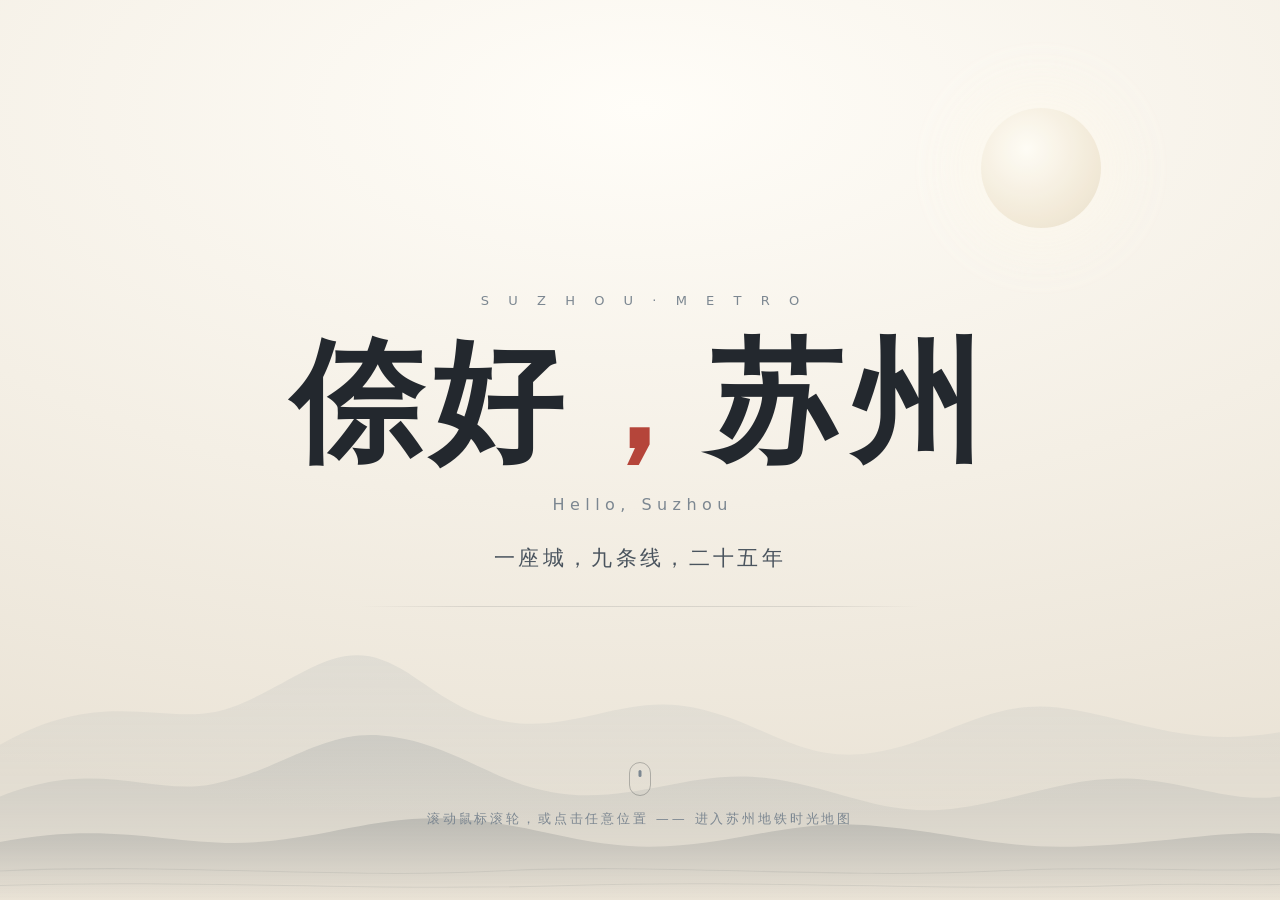
<file: index.html>
<!DOCTYPE html>
<html lang="zh-CN">
<head>
<meta charset="UTF-8">
<meta name="viewport" content="width=device-width, initial-scale=1, maximum-scale=1">
<title>路上苏州</title>
<meta name="description" content="以苏州地铁线网为主轴的交互式时光地图：拖动时间滑块，看九条线路逐年生长，著名景点与街区随站点联动。">
<meta name="color-scheme" content="light">
<style>
/* ===========================================================
 *  倷好，苏州 · 地铁时光地图
 *  配色：粉墙黛瓦 / 宣纸 / 朱印
 * =========================================================== */

:root {
  --paper: #F7F4EE;
  --paper-2: #FFFDF8;
  --paper-3: #EFE9DE;
  --ink: #23282E;
  --ink-2: #4A545E;
  --ink-3: #7C8791;
  --hair: rgba(35, 40, 46, .12);
  --seal: #B5453A;
  --seal-soft: rgba(181, 69, 58, .1);
  --teal: #3C7A89;
  --shadow-s: 0 1px 2px rgba(35, 40, 46, .06), 0 2px 8px rgba(35, 40, 46, .05);
  --shadow-m: 0 4px 12px rgba(35, 40, 46, .09), 0 12px 32px rgba(35, 40, 46, .07);
  --font-serif: 'Songti SC', 'STSong', 'SimSun', 'Noto Serif SC', 'Source Han Serif SC', serif;
  --font-sans: 'PingFang SC', 'Microsoft YaHei', 'Hiragino Sans GB', 'Noto Sans SC', system-ui, sans-serif;
}

* { box-sizing: border-box; }

html, body {
  margin: 0;
  padding: 0;
  height: 100%;
  overflow: hidden;
  background: var(--paper);
  color: var(--ink);
  font-family: var(--font-sans);
  -webkit-font-smoothing: antialiased;
}

button { font-family: inherit; cursor: pointer; }

/* ============ 开场 ============ */
#hero {
  position: fixed;
  inset: 0;
  z-index: 60;
  display: flex;
  flex-direction: column;
  align-items: center;
  justify-content: center;
  background:
    radial-gradient(120% 80% at 50% 12%, #FFFDF8 0%, #F4EFE5 55%, #EAE3D6 100%);
  transition: opacity .9s ease, transform 1.1s cubic-bezier(.22, .61, .36, 1);
  cursor: pointer;
  user-select: none;
}

#hero.is-out {
  opacity: 0;
  transform: scale(1.06) translateY(-3%);
  pointer-events: none;
}

.hero-moon {
  position: absolute;
  top: 12%;
  right: 14%;
  width: 120px;
  height: 120px;
  border-radius: 50%;
  background: radial-gradient(circle at 38% 34%, #FFFDF6, #F2E9D6 62%, #E6DBC4 100%);
  box-shadow: 0 0 60px 20px rgba(255, 250, 235, .55);
  animation: moonIn 2.2s ease both;
}

.hero-scape {
  position: absolute;
  left: 0;
  right: 0;
  bottom: 0;
  width: 100%;
  height: 46vh;
  opacity: 0;
  animation: fadeIn 2.4s 1s ease forwards;
}

.hero-inner { position: relative; text-align: center; padding: 0 24px; }

.hero-kicker {
  font-size: 13px;
  letter-spacing: .58em;
  color: var(--ink-3);
  text-indent: .58em;
  margin-bottom: 26px;
  opacity: 0;
  animation: fadeUp 1.2s .2s ease forwards;
}

.hero-title {
  font-family: var(--font-serif);
  font-size: clamp(54px, 11vw, 132px);
  line-height: 1.06;
  font-weight: 600;
  letter-spacing: .06em;
  margin: 0;
  color: var(--ink);
  display: flex;
  justify-content: center;
  flex-wrap: wrap;
}

.hero-title span {
  display: inline-block;
  opacity: 0;
  transform: translateY(38px);
  animation: charIn 1.35s cubic-bezier(.16, .84, .3, 1) forwards;
}

.hero-title span.blank { width: .28em; }
.hero-title span.dot { color: var(--seal); }

.hero-en {
  margin-top: 22px;
  font-size: clamp(12px, 1.4vw, 16px);
  letter-spacing: .34em;
  text-indent: .34em;
  color: var(--ink-3);
  opacity: 0;
  animation: fadeUp 1.4s 1.5s ease forwards;
}

.hero-sub {
  margin-top: 30px;
  font-family: var(--font-serif);
  font-size: clamp(15px, 1.8vw, 21px);
  color: var(--ink-2);
  letter-spacing: .16em;
  opacity: 0;
  animation: fadeUp 1.4s 1.8s ease forwards;
}

.hero-rule {
  width: 0;
  height: 1px;
  margin: 34px auto 0;
  background: linear-gradient(90deg, transparent, var(--hair) 20%, var(--hair) 80%, transparent);
  animation: ruleIn 1.6s 2s ease forwards;
}

.hero-hint {
  position: absolute;
  bottom: 8vh;
  left: 0;
  right: 0;
  text-align: center;
  font-size: 13px;
  letter-spacing: .22em;
  text-indent: .22em;
  color: var(--ink-3);
  opacity: 0;
  animation: fadeUp 1.4s 2.4s ease forwards;
}

.hero-hint .wheel {
  display: block;
  margin: 0 auto 14px;
  width: 22px;
  height: 34px;
  border: 1.5px solid rgba(35, 40, 46, .28);
  border-radius: 12px;
  position: relative;
}

.hero-hint .wheel::after {
  content: '';
  position: absolute;
  left: 50%;
  top: 7px;
  width: 3px;
  height: 7px;
  border-radius: 2px;
  background: var(--ink-3);
  transform: translateX(-50%);
  animation: wheelDrop 1.9s infinite ease-in-out;
}

@keyframes charIn { to { opacity: 1; transform: translateY(0); } }
@keyframes fadeUp { from { opacity: 0; transform: translateY(16px); } to { opacity: 1; transform: translateY(0); } }
@keyframes fadeIn { to { opacity: .5; } }
@keyframes moonIn { from { opacity: 0; transform: translateY(-16px); } to { opacity: .85; transform: translateY(0); } }
@keyframes ruleIn { to { width: min(560px, 74vw); } }
@keyframes wheelDrop { 0%, 100% { opacity: .25; transform: translate(-50%, 0); } 50% { opacity: 1; transform: translate(-50%, 9px); } }

/* ============ 舞台 ============ */
#stage {
  position: fixed;
  inset: 0;
  display: flex;
  flex-direction: column;
  opacity: 0;
  visibility: hidden;
  transition: opacity .9s ease;
}

#stage.is-on { opacity: 1; visibility: visible; }

.topbar {
  flex: none;
  height: 62px;
  padding: 0 22px;
  display: flex;
  align-items: center;
  gap: 18px;
  border-bottom: 1px solid var(--hair);
  background: linear-gradient(180deg, #FFFDF8, rgba(255, 253, 248, .82));
  backdrop-filter: blur(6px);
  z-index: 12;
}

.brand {
  font-family: var(--font-serif);
  font-size: 21px;
  letter-spacing: .12em;
  font-weight: 600;
}

.brand small {
  display: block;
  font-family: var(--font-sans);
  font-size: 10px;
  letter-spacing: .3em;
  color: var(--ink-3);
  font-weight: 400;
  margin-top: 2px;
}

.topbar .spacer { flex: 1; }

.stat {
  display: flex;
  gap: 20px;
  align-items: center;
}

.stat-item { text-align: right; line-height: 1.15; }
.stat-item b { font-size: 19px; font-weight: 600; font-variant-numeric: tabular-nums; }
.stat-item span { display: block; font-size: 10px; letter-spacing: .18em; color: var(--ink-3); }

.ghost-btn {
  border: 1px solid var(--hair);
  background: rgba(255, 255, 255, .6);
  color: var(--ink-2);
  font-size: 12px;
  letter-spacing: .08em;
  padding: 7px 13px;
  border-radius: 999px;
  transition: .2s;
}
.ghost-btn:hover { border-color: rgba(35, 40, 46, .3); color: var(--ink); }
.ghost-btn.on { background: var(--ink); color: #fff; border-color: var(--ink); }

/* 主体 */
.stage-body { flex: 1; position: relative; min-height: 0; }

.map-wrap {
  position: absolute;
  inset: 0;
  overflow: hidden;
  background:
    radial-gradient(90% 70% at 50% 40%, #FFFDF8 0%, #F5F1E8 70%, #EDE7DA 100%);
}

#map { width: 100%; height: 100%; display: block; }

/* SVG 元素 */
.line-path {
  fill: none;
  stroke-width: calc(7px * var(--ms, 1));
  stroke-linecap: round;
  stroke-linejoin: round;
  opacity: .92;
  transition: stroke-dashoffset 1.05s cubic-bezier(.33, .8, .35, 1), opacity .5s ease;
}

.line-g.is-off .line-path { stroke-dashoffset: var(--len) !important; opacity: 0; }
.line-g { transition: opacity .4s; }
.line-g.dim { opacity: .16; }
.line-g.focus .line-path { stroke-width: calc(9px * var(--ms, 1)); }

.station { cursor: pointer; }
.station .hit { fill: transparent; }
.station .dot {
  r: calc(5px * var(--ms, 1));
  stroke: #FFFDF8;
  stroke-width: calc(2px * var(--ms, 1));
  transition: .3s;
}
.station .hub {
  r: calc(7px * var(--ms, 1));
  fill: #FFFDF8;
  stroke: #23282E;
  stroke-width: calc(2.6px * var(--ms, 1));
}
.station .ring {
  r: calc(15px * var(--ms, 1));
  fill: none;
  stroke: var(--seal);
  stroke-width: calc(2px * var(--ms, 1));
  opacity: 0;
}
.station.on .ring { opacity: 1; }
.station.on .dot { r: calc(9px * var(--ms, 1)); }
.station.on .hub { r: calc(10px * var(--ms, 1)); stroke: var(--seal); stroke-width: calc(3px * var(--ms, 1)); }

.st-label {
  font-size: calc(13.5px * var(--ts, 1));
  fill: var(--ink);
  paint-order: stroke;
  stroke: rgba(255, 253, 248, .92);
  stroke-width: calc(3.4px * var(--ts, 1));
  stroke-linejoin: round;
  pointer-events: none;
  letter-spacing: .02em;
}
.st-label.hub { font-size: calc(15px * var(--ts, 1)); font-weight: 700; }

.station-g, .spot-g {
  opacity: 0;
  transform: scale(.4);
  transform-box: fill-box;
  transform-origin: center;
  transition: opacity .45s ease, transform .5s cubic-bezier(.34, 1.4, .5, 1);
  pointer-events: none;
}
.station-g.is-on, .spot-g.is-on { opacity: 1; transform: scale(1); pointer-events: auto; cursor: pointer; }
.station-g.is-off, .spot-g.is-off { transition: opacity .35s ease, transform .3s ease; }

.spot-g .spot-bg {
  r: calc(13px * var(--ms, 1));
  fill: #FFFDF8;
  stroke-width: calc(2.2px * var(--ms, 1));
}
.spot-g .spot-ico { font-size: calc(14px * var(--ts, 1)); text-anchor: middle; dominant-baseline: central; }
.spot-g .spot-link { stroke-width: calc(1.4px * var(--ms, 1)); stroke-dasharray: 3 3; opacity: .55; }
.spot-g:hover .spot-bg { stroke-width: calc(3.4px * var(--ms, 1)); }
.spot-g.pick .spot-bg { stroke-width: calc(4px * var(--ms, 1)); }
.spot-g.pick .pulse { animation: pulse 1.4s infinite; }

.pulse { fill: none; stroke-width: 2; opacity: 0; }
@keyframes pulse {
  0% { r: calc(12px * var(--ms, 1)); opacity: .8; }
  100% { r: calc(34px * var(--ms, 1)); opacity: 0; }
}

.spot-tip {
  font-size: calc(11.5px * var(--ts, 1));
  fill: var(--ink-2);
  paint-order: stroke;
  stroke: rgba(255, 253, 248, .95);
  stroke-width: calc(3px * var(--ts, 1));
  text-anchor: middle;
  pointer-events: none;
  opacity: 0;
  transition: opacity .2s;
}
.spot-g:hover .spot-tip { opacity: 1; }

/* ============ 高速公路 ============ */
.road-g { transition: opacity .45s; }
.road-casing {
  fill: none;
  stroke: #FFFDF8;
  stroke-width: calc(13px * var(--ms, 1));
  stroke-linecap: round;
  stroke-linejoin: round;
  opacity: .9;
}
.road-line {
  fill: none;
  stroke-width: calc(6px * var(--ms, 1));
  stroke-linecap: round;
  stroke-linejoin: round;
  opacity: .88;
  transition: stroke-dashoffset 1.15s cubic-bezier(.33, .8, .35, 1), opacity .5s ease;
}
.road-inner {
  fill: none;
  stroke: rgba(255, 253, 248, .75);
  stroke-width: calc(1.4px * var(--ms, 1));
  stroke-dasharray: calc(9px * var(--ms, 1)) calc(9px * var(--ms, 1));
  transition: stroke-dashoffset 1.15s cubic-bezier(.33, .8, .35, 1), opacity .5s ease;
}
.road-g.is-off .road-line,
.road-g.is-off .road-inner,
.road-g.is-off .road-casing { stroke-dashoffset: var(--len) !important; opacity: 0; }
.road-g.dim { opacity: .18; }
.road-g.focus .road-line { stroke-width: calc(8px * var(--ms, 1)); }
.road-g.link .road-line { stroke-width: calc(7.5px * var(--ms, 1)); }
.road-g.link .road-casing { stroke: rgba(181, 69, 58, .18); }

.road-shield {
  fill: #FFFDF8;
  stroke-width: 1.6;
  rx: 4;
  transition: opacity .4s;
}
.road-code {
  font-size: calc(10px * var(--ts, 1));
  font-weight: 700;
  text-anchor: middle;
  dominant-baseline: central;
  letter-spacing: .02em;
  transition: opacity .4s;
}
.road-g.is-off .road-shield-g,
.road-g.is-off .road-exit { opacity: 0; }

.road-exit { cursor: pointer; }
.road-exit .dia { stroke: #FFFDF8; stroke-width: 1.8; }
.road-exit.hi .dia { stroke-width: 3; }
.road-exit .halo { fill: none; stroke: var(--seal); stroke-width: 2; opacity: 0; }
.road-exit.hi .halo { opacity: 1; animation: pulse 1.6s infinite; }
.exit-label {
  font-size: calc(11px * var(--ts, 1));
  fill: var(--ink-2);
  paint-order: stroke;
  stroke: rgba(255, 253, 248, .95);
  stroke-width: calc(3.2px * var(--ts, 1));
  stroke-linejoin: round;
  pointer-events: none;
  opacity: 0;
  transition: opacity .25s;
}
#map.near .exit-label, .road-exit.hi .exit-label { opacity: 1; }

/* ============ 共享单车 ============ */
.zone-circle {
  fill: rgba(47, 124, 110, .07);
  stroke: rgba(47, 124, 110, .45);
  stroke-width: calc(1.4px * var(--ms, 1));
  stroke-dasharray: 7 6;
  opacity: 0;
  transition: opacity .5s ease;
}
.zone-label {
  font-size: calc(11.5px * var(--ts, 1));
  fill: #2F7C6E;
  text-anchor: middle;
  paint-order: stroke;
  stroke: rgba(255, 253, 248, .95);
  stroke-width: calc(3.2px * var(--ts, 1));
  letter-spacing: .1em;
  pointer-events: none;
  opacity: 0;
  transition: opacity .5s ease;
}
.zone-g.on .zone-circle { opacity: 1; }
.zone-g.on .zone-label { opacity: .95; }

.focus-range {
  fill: rgba(47, 124, 110, .05);
  stroke: rgba(47, 124, 110, .55);
  stroke-width: calc(1.6px * var(--ms, 1));
  stroke-dasharray: 4 6;
  pointer-events: none;
}
.focus-range-label {
  font-size: calc(11.5px * var(--ts, 1));
  fill: #2F7C6E;
  text-anchor: middle;
  paint-order: stroke;
  stroke: rgba(255, 253, 248, .95);
  stroke-width: calc(3.2px * var(--ts, 1));
  pointer-events: none;
}

.bike-st {
  cursor: pointer;
  opacity: 0;
  transform: scale(.5);
  transform-box: fill-box;
  transform-origin: center;
  transition: opacity .4s ease, transform .45s cubic-bezier(.34, 1.4, .5, 1);
  pointer-events: none;
}
.bike-st.is-on { opacity: 1; transform: scale(1); pointer-events: auto; }
.bike-st .bk-bg { r: calc(9.5px * var(--ms, 1)); fill: #FFFDF8; stroke: #2F7C6E; stroke-width: calc(1.8px * var(--ms, 1)); }
.bike-st .bk-ico { fill: none; stroke: #2F7C6E; stroke-width: calc(1.5px * var(--ms, 1)); stroke-linecap: round; }
.bike-st .bk-glyph, .road-exit .exit-glyph { transform: scale(var(--ms, 1)); transform-box: fill-box; transform-origin: center; }
.bike-st.public .bk-bg { stroke: #4C7EA8; }
.bike-st.public .bk-ico { stroke: #4C7EA8; }
.bike-st:hover .bk-bg { stroke-width: calc(3px * var(--ms, 1)); }
.bike-st.pick .bk-bg { stroke-width: calc(3.4px * var(--ms, 1)); fill: #EAF5F2; }
.bike-st .bk-name {
  font-size: calc(10.5px * var(--ts, 1));
  fill: var(--ink-2);
  text-anchor: middle;
  paint-order: stroke;
  stroke: rgba(255, 253, 248, .95);
  stroke-width: 3px;
  pointer-events: none;
  opacity: 0;
  transition: opacity .2s;
}
.bike-st:hover .bk-name, .bike-st.pick .bk-name { opacity: 1; }

/* ============ 可拖动弹窗 ============ */
.spot-pop {
  position: absolute;
  left: 0;
  top: 0;
  width: 306px;
  max-height: min(58vh, 520px);
  display: flex;
  flex-direction: column;
  background: rgba(255, 253, 248, .97);
  border: 1px solid rgba(35, 40, 46, .16);
  border-radius: 14px;
  box-shadow: var(--shadow-m);
  backdrop-filter: blur(10px);
  z-index: 22;
  overflow: hidden;
  opacity: 0;
  transition: opacity .22s ease;
  will-change: transform;
}
.spot-pop[hidden] { display: none; }
.spot-pop.on { opacity: 1; }

.pop-head {
  flex: none;
  display: flex;
  align-items: center;
  gap: 8px;
  padding: 10px 12px;
  background: rgba(35, 40, 46, .045);
  border-bottom: 1px solid var(--hair);
  cursor: grab;
  user-select: none;
  touch-action: none;
}
.pop-head:active { cursor: grabbing; }
.pop-ico { font-size: 17px; }
.pop-head b { font-family: var(--font-serif); font-size: 15.5px; letter-spacing: .04em; }
.pop-cat { font-size: 11px; color: var(--ink-3); letter-spacing: .08em; }
.pop-x {
  margin-left: auto;
  width: 22px;
  height: 22px;
  border: none;
  border-radius: 7px;
  background: transparent;
  color: var(--ink-3);
  font-size: 12px;
  line-height: 1;
  display: grid;
  place-items: center;
  transition: .18s;
}
.pop-x:hover { background: rgba(35, 40, 46, .1); color: var(--ink); }

.pop-body { padding: 12px 13px 14px; overflow-y: auto; overscroll-behavior: contain; }
.pop-body::-webkit-scrollbar { width: 6px; }
.pop-body::-webkit-scrollbar-thumb { background: rgba(35, 40, 46, .16); border-radius: 3px; }

.pop-lead {
  margin: 0;
  font-family: var(--font-serif);
  font-size: 14px;
  line-height: 1.72;
  color: var(--ink);
  padding-left: 9px;
  border-left: 2px solid var(--seal);
}
.pop-text { margin-top: 10px; font-size: 12.5px; line-height: 1.78; color: var(--ink-2); }
.pop-sec {
  margin: 14px 0 7px;
  font-size: 10.5px;
  letter-spacing: .2em;
  color: var(--ink-3);
}
.pop-hl { display: flex; flex-wrap: wrap; gap: 5px; }
.pop-hl span {
  font-size: 11px;
  padding: 3px 9px;
  border-radius: 999px;
  background: rgba(35, 40, 46, .05);
  border: 1px solid var(--hair);
  color: var(--ink-2);
}
.pop-facts { display: grid; grid-template-columns: auto 1fr; gap: 6px 11px; margin: 0; }
.pop-facts dt { font-size: 11px; color: var(--ink-3); white-space: nowrap; }
.pop-facts dd { margin: 0; font-size: 12px; color: var(--ink); line-height: 1.55; }

.pop-row {
  display: flex;
  align-items: center;
  gap: 8px;
  padding: 6px 8px;
  border-radius: 8px;
  background: rgba(35, 40, 46, .035);
  font-size: 12px;
  margin-bottom: 5px;
  cursor: pointer;
  border: 1px solid transparent;
  transition: .18s;
}
.pop-row:hover { background: rgba(35, 40, 46, .075); border-color: var(--hair); }
.pop-row .nm { flex: 1; }
.pop-row .wk { font-size: 10.5px; color: var(--ink-3); }
.pop-row.road { background: rgba(124, 96, 51, .08); }
.pop-row.bike { background: rgba(47, 124, 110, .08); }

/* 人文故事 · 跳转按钮 */
.pop-story {
  display: flex; align-items: center; gap: 10px;
  width: 100%; margin-top: 14px; padding: 10px 12px;
  border: 1px solid rgba(181, 69, 58, .3);
  border-radius: 11px;
  background: linear-gradient(100deg, rgba(181, 69, 58, .11), rgba(181, 69, 58, .03));
  color: var(--seal);
  text-align: left;
  transition: background .22s, color .22s, border-color .22s, transform .22s;
}
.pop-story:hover {
  background: var(--seal); color: #fff; border-color: var(--seal);
  transform: translateY(-1px);
  box-shadow: 0 6px 18px rgba(181, 69, 58, .24);
}
.pop-story .ps-ico { font-size: 15px; opacity: .85; }
.pop-story .ps-main { flex: 1; display: flex; flex-direction: column; gap: 3px; min-width: 0; }
.pop-story .ps-main b {
  font-family: var(--font-serif); font-size: 13.5px; letter-spacing: .08em; font-weight: 600;
}
.pop-story .ps-x { font-size: 10.5px; opacity: .74; line-height: 1.4; }
.pop-story .ps-arw { font-size: 14px; transition: transform .22s; }
.pop-story:hover .ps-arw { transform: translateX(4px); }

.pop-btns { display: flex; gap: 7px; margin-top: 13px; }
.pop-btn {
  flex: 1;
  border: 1px solid var(--hair);
  background: rgba(35, 40, 46, .04);
  border-radius: 9px;
  padding: 8px 6px;
  font-size: 11.5px;
  color: var(--ink-2);
  letter-spacing: .04em;
  transition: .2s;
}
.pop-btn:hover { background: var(--ink); color: #fff; border-color: var(--ink); }
.pop-btn.tinted { background: rgba(47, 124, 110, .1); border-color: rgba(47, 124, 110, .3); color: #2F7C6E; }
.pop-btn.tinted:hover { background: #2F7C6E; color: #fff; }

/* 地图浮层：图例 */
.legend {
  position: absolute;
  left: 18px;
  top: 16px;
  padding: 12px 14px 10px;
  background: rgba(255, 253, 248, .9);
  border: 1px solid var(--hair);
  border-radius: 14px;
  box-shadow: var(--shadow-s);
  backdrop-filter: blur(8px);
  max-width: 236px;
  max-height: calc(100% - 90px);
  overflow-y: auto;
  overscroll-behavior: contain;
  scrollbar-width: thin;
}
.legend::-webkit-scrollbar { width: 5px; }
.legend::-webkit-scrollbar-thumb { background: rgba(35, 40, 46, .16); border-radius: 3px; }
.legend.hide-road #roadCap, .legend.hide-road #legendRoads { display: none; }

.legend h4 {
  margin: 0 0 9px;
  font-size: 11px;
  letter-spacing: .2em;
  color: var(--ink-3);
  font-weight: 500;
}
.legend h4.sec { margin-top: 12px; padding-top: 10px; border-top: 1px solid var(--hair); }

.legend-note {
  margin-top: 11px;
  padding-top: 9px;
  border-top: 1px solid var(--hair);
  font-size: 11.5px;
  color: var(--ink-3);
}
.legend-note b { color: #2F7C6E; font-variant-numeric: tabular-nums; }
.legend:not(.show-bike) .legend-note { opacity: .38; }

.legend-row {
  display: flex;
  align-items: center;
  gap: 8px;
  padding: 3px 4px;
  border-radius: 7px;
  font-size: 12.5px;
  color: var(--ink-3);
  transition: .2s;
  cursor: pointer;
}
.legend-row.live { color: var(--ink); }
.legend-row.live:hover { background: rgba(35, 40, 46, .06); }
.legend-row.pick { background: rgba(35, 40, 46, .09); }
.legend-row i {
  width: 22px;
  height: 5px;
  border-radius: 3px;
  flex: none;
  opacity: .25;
}
.legend-row.live i { opacity: 1; }
.legend-row.road i {
  height: 7px;
  border-radius: 2px;
  background-color: var(--c, #8C6D3F);
  background-image: repeating-linear-gradient(90deg, rgba(255, 253, 248, .95) 0 2px, transparent 2px 7px);
}
.legend-row em { margin-left: auto; font-style: normal; font-size: 11px; color: var(--ink-3); font-variant-numeric: tabular-nums; }

/* 图层显隐切换（页面正中央） */
.layer-toggle {
  position: absolute;
  left: 50%;
  top: 14px;
  transform: translateX(-50%);
  display: flex;
  align-items: center;
  gap: 4px;
  padding: 5px;
  background: rgba(255, 253, 248, .93);
  border: 1px solid var(--hair);
  border-radius: 14px;
  box-shadow: var(--shadow-s);
  backdrop-filter: blur(10px);
  z-index: 13;
}

.lt-btn {
  display: flex;
  align-items: center;
  gap: 7px;
  padding: 7px 13px;
  border: 1px solid transparent;
  border-radius: 10px;
  background: transparent;
  color: var(--ink-3);
  font-size: 12.5px;
  letter-spacing: .06em;
  transition: .2s;
}
.lt-btn svg {
  width: 17px;
  height: 17px;
  fill: none;
  stroke: currentColor;
  stroke-width: 1.7;
  stroke-linecap: round;
  stroke-linejoin: round;
}
.lt-btn:hover { background: rgba(35, 40, 46, .06); color: var(--ink-2); }
.lt-btn.on[data-layer="metro"] { color: #B5453A; background: rgba(181, 69, 58, .09); border-color: rgba(181, 69, 58, .22); }
.lt-btn.on[data-layer="bike"]  { color: #2F7C6E; background: rgba(47, 124, 110, .10); border-color: rgba(47, 124, 110, .22); }
.lt-btn.on[data-layer="road"]  { color: #7C6033; background: rgba(124, 96, 51, .10); border-color: rgba(124, 96, 51, .22); }
.lt-btn:not(.on) { opacity: .5; }
.lt-btn:not(.on) span { text-decoration: line-through; text-decoration-thickness: 1px; }

/* 缩放控件 */
.zoom-bar {
  position: absolute;
  left: 18px;
  bottom: 16px;
  display: flex;
  align-items: center;
  gap: 4px;
  padding: 5px;
  background: rgba(255, 253, 248, .92);
  border: 1px solid var(--hair);
  border-radius: 12px;
  box-shadow: var(--shadow-s);
  backdrop-filter: blur(8px);
  z-index: 10;
}

.zoom-bar button {
  width: 30px;
  height: 30px;
  border: none;
  border-radius: 9px;
  background: transparent;
  color: var(--ink);
  display: grid;
  place-items: center;
  transition: .18s;
}
.zoom-bar button svg {
  width: 17px;
  height: 17px;
  fill: none;
  stroke: currentColor;
  stroke-width: 1.8;
  stroke-linecap: round;
  stroke-linejoin: round;
}
.zoom-bar button:hover { background: rgba(35, 40, 46, .08); }
.zoom-bar button:active { background: rgba(35, 40, 46, .14); }
.zoom-bar button#zReset { width: 30px; }
.zoom-bar span {
  min-width: 52px;
  text-align: center;
  font-size: 12px;
  color: var(--ink-3);
  font-variant-numeric: tabular-nums;
}

.map-hint {
  position: absolute;
  left: 50%;
  bottom: 16px;
  transform: translateX(-50%);
  font-size: 11.5px;
  letter-spacing: .1em;
  color: var(--ink-3);
  background: rgba(255, 253, 248, .82);
  border: 1px solid var(--hair);
  border-radius: 999px;
  padding: 6px 14px;
  backdrop-filter: blur(6px);
  pointer-events: none;
  transition: opacity .4s;
  z-index: 10;
}
.map-hint.gone { opacity: 0; }

/* 拖动状态 */
.map-wrap.grabbing { cursor: grabbing; }
#map.grab { cursor: grab; }

/* 图层显隐 */
#map.hide-metro .layer-lines,
#map.hide-metro .layer-stations,
#map.hide-road .layer-roads,
#map.hide-bike .layer-bike,
#map.hide-bike .layer-zones { display: none; }

/* 缩得远时隐藏普通站名，放大后显示景点名 */
#map.far .st-label:not(.hub) { display: none; }
#map.near .spot-tip { opacity: .88; }
#map.far .spot-g .spot-ico { font-size: calc(20px * var(--ts, 1)); }

/* 右侧面板 */
#panel {
  position: absolute;
  right: 16px;
  top: 16px;
  bottom: 16px;
  width: 316px;
  display: flex;
  flex-direction: column;
  gap: 12px;
  overflow-y: auto;
  overscroll-behavior: contain;
  padding-right: 2px;
  z-index: 11;
  scrollbar-width: thin;
}
#panel::-webkit-scrollbar { width: 6px; }
#panel::-webkit-scrollbar-thumb { background: rgba(35, 40, 46, .16); border-radius: 3px; }

.card {
  background: rgba(255, 253, 248, .93);
  border: 1px solid var(--hair);
  border-radius: 14px;
  box-shadow: var(--shadow-s);
  padding: 15px 16px;
  backdrop-filter: blur(10px);
}

.card h3 {
  margin: 0 0 10px;
  font-size: 12px;
  letter-spacing: .18em;
  color: var(--ink-3);
  font-weight: 500;
}

.year-badge {
  display: flex;
  align-items: baseline;
  gap: 10px;
}
.year-badge b {
  font-family: var(--font-serif);
  font-size: 40px;
  line-height: 1;
  font-variant-numeric: tabular-nums;
}
.year-badge span { font-size: 12px; color: var(--ink-3); letter-spacing: .1em; }

.event-title {
  margin-top: 12px;
  font-family: var(--font-serif);
  font-size: 16px;
  line-height: 1.5;
  color: var(--seal);
}
.event-text { margin-top: 6px; font-size: 12.5px; line-height: 1.75; color: var(--ink-2); }

.mini-grid {
  display: grid;
  grid-template-columns: repeat(3, 1fr);
  gap: 8px;
  margin-top: 14px;
}
.mini-grid.g4 { grid-template-columns: repeat(4, 1fr); gap: 6px; }
.mini-grid.g4 b { font-size: 15px; }
.mini-grid.g4 span { font-size: 9.5px; letter-spacing: .04em; }
.mini-grid div {
  background: rgba(35, 40, 46, .04);
  border-radius: 9px;
  padding: 8px 6px;
  text-align: center;
}
.mini-grid b { display: block; font-size: 17px; font-variant-numeric: tabular-nums; }
.mini-grid span { font-size: 10px; color: var(--ink-3); letter-spacing: .1em; }

/* 详情 */
.detail-name {
  font-family: var(--font-serif);
  font-size: 22px;
  margin: 0;
  line-height: 1.3;
}
.detail-meta { margin-top: 6px; font-size: 12px; color: var(--ink-3); }

.chips { display: flex; flex-wrap: wrap; gap: 6px; margin-top: 12px; }
.chip {
  font-size: 11.5px;
  padding: 3px 9px;
  border-radius: 999px;
  color: #fff;
  letter-spacing: .04em;
}
.chip.ghost { background: rgba(35, 40, 46, .07); color: var(--ink-2); }

.detail-text { margin-top: 12px; font-size: 13px; line-height: 1.8; color: var(--ink-2); }

.detail-lead {
  margin: 10px 0 0;
  font-family: var(--font-serif);
  font-size: 14.5px;
  line-height: 1.7;
  color: var(--ink);
  padding-left: 10px;
  border-left: 2px solid var(--seal);
}
.detail-text { margin-top: 12px; font-size: 13px; line-height: 1.8; color: var(--ink-2); }

.sec-cap {
  margin: 16px 0 8px;
  font-size: 11px;
  letter-spacing: .2em;
  color: var(--ink-3);
}

.hl { display: flex; flex-wrap: wrap; gap: 6px; }
.hl span {
  font-size: 11.5px;
  padding: 4px 10px;
  border-radius: 999px;
  background: rgba(35, 40, 46, .05);
  color: var(--ink-2);
  border: 1px solid var(--hair);
}

.facts { display: grid; grid-template-columns: auto 1fr; gap: 7px 12px; margin-top: 4px; }
.facts dt { font-size: 11.5px; color: var(--ink-3); letter-spacing: .06em; white-space: nowrap; }
.facts dd { margin: 0; font-size: 12.5px; color: var(--ink); line-height: 1.55; }

.goto-btn {
  margin-top: 14px;
  width: 100%;
  border: 1px solid var(--hair);
  background: rgba(35, 40, 46, .04);
  border-radius: 10px;
  padding: 9px;
  font-size: 12.5px;
  color: var(--ink-2);
  letter-spacing: .08em;
  transition: .2s;
}
.goto-btn:hover { background: var(--ink); color: #fff; border-color: var(--ink); }

.spot-list { margin-top: 12px; display: flex; flex-direction: column; gap: 6px; }
.spot-row {
  display: flex;
  align-items: center;
  gap: 9px;
  padding: 7px 9px;
  border-radius: 9px;
  background: rgba(35, 40, 46, .035);
  cursor: pointer;
  transition: .18s;
  border: 1px solid transparent;
}
.spot-row:hover { background: rgba(35, 40, 46, .075); border-color: var(--hair); }
.spot-row .ico { font-size: 15px; }
.spot-row .nm { font-size: 13px; }
.spot-row .wk { margin-left: auto; font-size: 10.5px; color: var(--ink-3); }

.hint-line { font-size: 11.5px; color: var(--ink-3); line-height: 1.7; }

.empty { font-size: 12.5px; color: var(--ink-3); line-height: 1.8; }

/* 底部时间轴 */
#timeline {
  flex: none;
  border-top: 1px solid var(--hair);
  background: linear-gradient(180deg, rgba(255, 253, 248, .96), #F3EEE4);
  padding: 12px 26px 14px;
  z-index: 12;
}

.tl-head {
  display: flex;
  align-items: center;
  gap: 16px;
  margin-bottom: 6px;
}

.tl-head .cap {
  font-size: 11px;
  letter-spacing: .24em;
  color: var(--ink-3);
}

.play-btn {
  width: 34px;
  height: 34px;
  border-radius: 50%;
  border: 1px solid var(--hair);
  background: #fff;
  color: var(--ink);
  font-size: 13px;
  display: grid;
  place-items: center;
  transition: .2s;
  flex: none;
}
.play-btn:hover { background: var(--ink); color: #fff; }

.tl-now {
  font-family: var(--font-serif);
  font-size: 26px;
  font-variant-numeric: tabular-nums;
  margin-left: auto;
  letter-spacing: .04em;
}
.tl-now small { font-family: var(--font-sans); font-size: 11px; color: var(--ink-3); margin-left: 6px; letter-spacing: .1em; }

.slider-box { position: relative; padding: 4px 0 0; }

input[type=range] {
  -webkit-appearance: none;
  appearance: none;
  width: 100%;
  height: 22px;
  background: transparent;
  margin: 0;
  display: block;
}
input[type=range]::-webkit-slider-runnable-track {
  height: 4px;
  border-radius: 3px;
  background: linear-gradient(90deg, var(--seal) var(--p, 0%), rgba(35, 40, 46, .14) var(--p, 0%));
}
input[type=range]::-webkit-slider-thumb {
  -webkit-appearance: none;
  width: 20px;
  height: 20px;
  margin-top: -8px;
  border-radius: 50%;
  background: #FFFDF8;
  border: 2px solid var(--seal);
  box-shadow: var(--shadow-s);
  cursor: grab;
  transition: transform .15s;
}
input[type=range]::-webkit-slider-thumb:active { transform: scale(1.16); cursor: grabbing; }
input[type=range]::-moz-range-track { height: 4px; border-radius: 3px; background: rgba(35, 40, 46, .14); }
input[type=range]::-moz-range-progress { height: 4px; border-radius: 3px; background: var(--seal); }
input[type=range]::-moz-range-thumb {
  width: 18px; height: 18px; border-radius: 50%;
  background: #FFFDF8; border: 2px solid var(--seal); cursor: grab;
}

.ticks { position: relative; height: 26px; margin-top: -2px; }
.tick {
  position: absolute;
  transform: translateX(-50%);
  font-size: 11px;
  color: var(--ink-3);
  font-variant-numeric: tabular-nums;
  cursor: pointer;
  padding: 3px 6px;
  border-radius: 6px;
  transition: .18s;
  white-space: nowrap;
}
.tick:hover { background: rgba(35, 40, 46, .08); color: var(--ink); }
.tick.major { color: var(--ink-2); font-weight: 600; }
.tick.now { color: var(--seal); font-weight: 700; }
.tick::before {
  content: '';
  position: absolute;
  left: 50%;
  top: -9px;
  width: 1px;
  height: 6px;
  background: rgba(35, 40, 46, .22);
}

/* tooltip */
#tip {
  position: fixed;
  z-index: 40;
  pointer-events: none;
  background: rgba(35, 40, 46, .92);
  color: #fff;
  font-size: 12px;
  line-height: 1.6;
  padding: 6px 10px;
  border-radius: 8px;
  transform: translate(-50%, -130%);
  opacity: 0;
  transition: opacity .16s;
  white-space: nowrap;
}
#tip.on { opacity: 1; }
#tip b { font-weight: 600; }
#tip i { font-style: normal; opacity: .72; }

/* 小屏 */
@media (max-width: 1180px) {
  #panel { width: 268px; }
  .legend { max-width: 200px; }
}
@media (max-width: 900px) {
  #panel { display: none; }
  .stat { display: none; }
  .brand small { display: none; }
  .legend { left: 10px; top: 10px; transform: scale(.86); transform-origin: left top; }
}

/* ===========================================================
 *  侧边栏折叠（左图例 / 右面板）
 * =========================================================== */
#panel, .legend {
  transition: transform .42s cubic-bezier(.22, .61, .36, 1), opacity .3s ease;
}
#panel.is-hidden {
  transform: translateX(calc(100% + 24px));
  opacity: 0;
  pointer-events: none;
}
.legend.is-hidden {
  transform: translateX(calc(-100% - 24px));
  opacity: 0;
  pointer-events: none;
}

.fold-btn {
  position: absolute;
  top: 50%;
  z-index: 13;
  width: 26px;
  height: 66px;
  margin-top: -33px;
  display: flex;
  align-items: center;
  justify-content: center;
  gap: 3px;
  padding: 0;
  border: 1px solid var(--hair);
  background: rgba(255, 253, 248, .94);
  color: var(--ink-3);
  font-size: 11px;
  letter-spacing: .1em;
  border-radius: 9px;
  box-shadow: var(--shadow-s);
  backdrop-filter: blur(8px);
  writing-mode: vertical-rl;
  transition: background .2s, color .2s, right .42s cubic-bezier(.22,.61,.36,1), left .42s cubic-bezier(.22,.61,.36,1);
}
.fold-btn:hover { background: var(--ink); color: #fff; border-color: var(--ink); }
.fold-btn .arw { writing-mode: horizontal-tb; font-size: 12px; line-height: 1; }

#foldRight { right: 16px; }
#foldRight.on { right: -1px; }
#foldLeft  { left: 16px; }
#foldLeft.on  { left: -1px; }

@media (max-width: 900px) { .fold-btn { display: none; } }

/* ===========================================================
 *  人文故事 · 全屏页
 *  深色版本：宣纸转暗，朱印转亮
 * =========================================================== */
#story {
  position: fixed;
  inset: 0;
  z-index: 80;
  overflow: hidden;
  background: #14171B;
  color: #EDE7DA;
  --s-ink: #EDE7DA;
  --s-dim: #A69F92;
  --s-dim2: #7E776B;
  --s-seal: #D9604F;
  --s-teal: #63A3A6;
  --s-gold: #C89A4A;
  --s-line: rgba(237, 231, 218, .14);
  font-family: var(--font-sans);
  opacity: 0;
  pointer-events: none;
  transition: opacity .5s ease;
}
#story[hidden] { display: none; }
#story.on { opacity: 1; pointer-events: auto; }

/* ---------- 背景：随滚动变迁的时代场景 ---------- */
.st-bg { position: absolute; inset: 0; overflow: hidden; }

.st-sky {
  position: absolute; inset: 0;
  background: linear-gradient(180deg, #23201B 0%, #2B2621 46%, #1B1815 100%);
}
.st-sky-mod {
  position: absolute; inset: 0;
  opacity: 0;
  background:
    radial-gradient(120% 78% at 50% 104%, rgba(63, 132, 160, .34) 0%, rgba(63, 132, 160, 0) 62%),
    linear-gradient(180deg, #0A1524 0%, #10253C 48%, #0B1A2A 100%);
}
.st-glow {
  position: absolute; inset: 0;
  opacity: 0;
  background:
    radial-gradient(58% 40% at 22% 88%, rgba(217, 96, 79, .28), transparent 70%),
    radial-gradient(52% 36% at 78% 92%, rgba(96, 176, 190, .26), transparent 70%);
}

.st-scene {
  position: absolute; inset: 0;
  opacity: 0;
  will-change: opacity, transform;
}
.st-scene svg { width: 100%; height: 100%; display: block; }
.st-scene .far  { transform: translateY(calc(var(--off, 0) * .18px)); }
.st-scene .mid  { transform: translateY(calc(var(--off, 0) * .48px)); }
.st-scene .near { transform: translateY(calc(var(--off, 0) * 1px)); }

/* 五个时代的剪影色：由旧暖褐 → 新冷蓝 */
.st-scene[data-era="1"] { color: #31291F; }
.st-scene[data-era="2"] { color: #372C22; }
.st-scene[data-era="3"] { color: #2A2C2F; }
.st-scene[data-era="4"] { color: #1E2631; }
.st-scene[data-era="5"] { color: #111D2E; }
.st-scene .lit { fill: #E9B469; }
.st-scene[data-era="3"] .lit { fill: #D9A05C; }
.st-scene[data-era="4"] .lit { fill: #F2C978; }
.st-scene[data-era="5"] .lit { fill: #7FD8E6; }
.st-scene[data-era="5"] .lit.warm { fill: #F0A08C; }
.st-scene .wire { fill: none; stroke: currentColor; stroke-width: 2; opacity: .7; }
.st-scene[data-era="5"] .wire { stroke: #2C4E68; }

.st-grain {
  position: absolute; inset: -20%;
  opacity: .16;
  background-image:
    repeating-linear-gradient(0deg, rgba(255,255,255,.05) 0 1px, transparent 1px 3px);
  mix-blend-mode: overlay;
  animation: grainShift 7s steps(9) infinite;
}
@keyframes grainShift {
  0%   { transform: translate(0, 0); }
  100% { transform: translate(-2%, 3%); }
}
.st-vignette {
  position: absolute; inset: 0;
  background:
    radial-gradient(120% 92% at 50% 42%, transparent 42%, rgba(8, 9, 11, .62) 100%),
    linear-gradient(180deg, rgba(10, 11, 13, .58) 0%, transparent 22%, transparent 62%, rgba(10, 11, 13, .72) 100%);
}

/* 场景内的动效 */
.st-scene .tw { animation: tw 2.6s ease-in-out infinite alternate; }
.st-scene .tw2 { animation: tw 3.4s .6s ease-in-out infinite alternate; }
.st-scene .tw3 { animation: tw 4.2s 1.3s ease-in-out infinite alternate; }
@keyframes tw { from { opacity: .18; } to { opacity: .95; } }

.st-scene .boat { animation: boatMove 26s linear infinite; }
@keyframes boatMove { from { transform: translateX(-90px); } to { transform: translateX(1180px); } }

.st-scene .train { animation: trainMove 13s linear infinite; }
@keyframes trainMove { from { transform: translateX(-460px); } to { transform: translateX(1640px); } }

.st-scene .car { animation: carMove 9s linear infinite; }
.st-scene .car.b { animation-duration: 12s; animation-delay: -4s; }
@keyframes carMove { from { transform: translateX(-160px); } to { transform: translateX(1560px); } }

.st-scene .smoke { animation: smokeUp 6s ease-out infinite; }
@keyframes smokeUp {
  0%   { opacity: 0; transform: translateY(0) scale(.6); }
  28%  { opacity: .38; }
  100% { opacity: 0; transform: translateY(-96px) scale(1.5); }
}
.st-scene .beam { stroke-dasharray: 90 220; animation: beamRun 4.5s linear infinite; }
.st-scene .beam.b { animation-delay: -1.7s; }
.st-scene .beam.c { animation-delay: -3.1s; }
@keyframes beamRun { to { stroke-dashoffset: -620; } }

.st-scene .ripple { animation: ripple 5.5s ease-in-out infinite; }
@keyframes ripple {
  0%, 100% { opacity: .12; }
  50%      { opacity: .4; }
}
.st-scene .sway { transform-origin: bottom center; animation: sway 6.5s ease-in-out infinite alternate; }
@keyframes sway { from { transform: rotate(-1.6deg); } to { transform: rotate(1.6deg); } }

.st-scene .crane { transform-origin: bottom center; animation: crane 9s ease-in-out infinite alternate; }
@keyframes crane { from { transform: rotate(-3deg); } to { transform: rotate(3deg); } }

/* ---------- 顶栏 ---------- */
.st-top {
  position: absolute; top: 0; left: 0; right: 0; height: 66px;
  z-index: 6;
  display: flex; align-items: center; gap: 16px;
  padding: 0 26px;
  background: linear-gradient(180deg, rgba(12, 14, 17, .82), rgba(12, 14, 17, 0));
}
.st-back {
  display: inline-flex; align-items: center; gap: 8px;
  height: 36px; padding: 0 16px 0 12px;
  border: 1px solid rgba(237, 231, 218, .26);
  border-radius: 999px;
  background: rgba(20, 23, 27, .55);
  color: var(--s-ink);
  font-size: 13px; letter-spacing: .06em;
  backdrop-filter: blur(8px);
  transition: background .2s, border-color .2s, transform .2s;
}
.st-back:hover { background: var(--s-seal); border-color: var(--s-seal); color: #fff; transform: translateX(-2px); }
.st-back .arw { font-size: 15px; line-height: 1; }

.st-crumb { font-size: 12px; color: var(--s-dim2); letter-spacing: .1em; }
.st-crumb b { color: var(--s-ink); font-weight: 500; font-family: var(--font-serif); letter-spacing: .04em; }
.st-top .sp { flex: 1; }
.st-esc { font-size: 11px; color: var(--s-dim2); letter-spacing: .08em; }
.st-esc kbd {
  font-family: inherit; font-size: 10px; padding: 1px 6px; margin: 0 2px;
  border: 1px solid rgba(237, 231, 218, .22); border-radius: 5px; color: var(--s-dim);
}

/* ---------- 左侧时间条 ---------- */
.st-rail {
  position: absolute; left: 42px; top: 96px; bottom: 54px;
  width: 208px; z-index: 5;
  display: flex; flex-direction: column;
  overflow: hidden;
  -webkit-mask-image: linear-gradient(180deg, transparent 0, #000 26px, #000 calc(100% - 26px), transparent 100%);
          mask-image: linear-gradient(180deg, transparent 0, #000 26px, #000 calc(100% - 26px), transparent 100%);
}
.st-rail::before {
  content: ''; position: absolute; left: 7px; top: 0; bottom: 0; width: 1px;
  background: linear-gradient(180deg, transparent, rgba(237, 231, 218, .2) 8%, rgba(237, 231, 218, .2) 92%, transparent);
}
.st-rail-track {
  position: absolute; left: 7px; top: 0; width: 1px; height: 0;
  background: linear-gradient(180deg, var(--s-seal), var(--s-gold));
  box-shadow: 0 0 10px rgba(217, 96, 79, .55);
}

.st-node {
  position: relative;
  display: flex; align-items: center; gap: 12px;
  padding: 7px 0 7px 24px;
  border: 0; background: none; text-align: left;
  color: var(--s-dim2);
  cursor: pointer;
  transition: color .25s, opacity .25s;
  opacity: .58;
}
.st-node .nd {
  position: absolute; left: 2px; top: 50%; margin-top: -4px;
  width: 11px; height: 11px; border-radius: 50%;
  border: 1px solid rgba(237, 231, 218, .4);
  background: #14171B;
  transition: all .25s;
}
.st-node .ny {
  font-family: var(--font-serif);
  font-size: 15px; letter-spacing: .04em; color: var(--s-dim);
  min-width: 46px; font-variant-numeric: tabular-nums;
}
.st-node .nt {
  font-size: 11px; letter-spacing: .03em; line-height: 1.3;
  display: -webkit-box; -webkit-line-clamp: 2; -webkit-box-orient: vertical;
  overflow: hidden;
}
.st-node { align-items: flex-start; }
.st-node .ny { padding-top: 1px; }
.st-node .nd { top: 14px; margin-top: 0; }
.st-node:hover { opacity: .92; color: var(--s-ink); }

.st-node.on { opacity: 1; color: var(--s-ink); }
.st-node.on .nd {
  background: var(--s-seal); border-color: var(--s-seal);
  box-shadow: 0 0 0 4px rgba(217, 96, 79, .16), 0 0 12px rgba(217, 96, 79, .5);
}
.st-node.on .ny { color: var(--s-seal); }

.st-node[data-kind="rail"].on .nd { background: var(--s-seal); border-color: var(--s-seal); }
.st-node[data-kind="road"].on .nd { background: var(--s-gold); border-color: var(--s-gold); box-shadow: 0 0 0 4px rgba(200,154,74,.16), 0 0 12px rgba(200,154,74,.5); }
.st-node[data-kind="road"].on .ny { color: var(--s-gold); }
.st-node[data-kind="life"].on .nd { background: var(--s-teal); border-color: var(--s-teal); box-shadow: 0 0 0 4px rgba(99,163,166,.16), 0 0 12px rgba(99,163,166,.5); }
.st-node[data-kind="life"].on .ny { color: var(--s-teal); }

.st-node .nk {
  font-size: 9px; letter-spacing: .12em; padding: 1px 5px; border-radius: 4px;
  border: 1px solid currentColor; opacity: .55;
}

/* ---------- 滚动内容 ---------- */
.st-scroll {
  position: absolute; inset: 0;
  overflow-y: auto; overflow-x: hidden;
  z-index: 4;
  scroll-behavior: smooth;
  overscroll-behavior: contain;
}
.st-scroll::-webkit-scrollbar { width: 8px; }
.st-scroll::-webkit-scrollbar-track { background: transparent; }
.st-scroll::-webkit-scrollbar-thumb { background: rgba(237, 231, 218, .18); border-radius: 4px; }
.st-scroll::-webkit-scrollbar-thumb:hover { background: rgba(237, 231, 218, .3); }

.st-doc {
  position: relative;
  padding: 84px 40px 200px;
  max-width: 900px;
  margin-left: max(276px, calc((100% - 900px) / 2));
  margin-right: auto;
}

/* 扉页 */
.st-hero { padding: 42px 0 64px; }
.st-hero .st-kicker {
  font-size: 11px; letter-spacing: .46em; color: var(--s-dim2);
  text-indent: .46em; margin-bottom: 18px;
}
.st-hero h2 {
  font-family: var(--font-serif);
  font-size: clamp(38px, 5.4vw, 62px);
  line-height: 1.12; font-weight: 600; letter-spacing: .04em;
  margin: 0 0 6px; color: #FFFDF8;
  text-shadow: 0 2px 30px rgba(0, 0, 0, .5);
}
.st-hero .st-cat {
  display: inline-flex; align-items: center; gap: 7px;
  font-size: 12px; letter-spacing: .16em; color: var(--s-dim);
  margin-bottom: 22px;
}
.st-hero .st-cat i {
  width: 16px; height: 1px; background: var(--s-seal); display: inline-block;
}
.st-hero .st-lead {
  font-family: var(--font-serif);
  font-size: 18px; line-height: 2; color: #EFE9DC;
  max-width: 620px; margin: 0 0 20px;
  text-shadow: 0 1px 20px rgba(0, 0, 0, .45);
}
.st-hero .st-quote {
  font-family: var(--font-serif);
  font-size: 15px; line-height: 1.9; color: var(--s-gold);
  letter-spacing: .08em;
  padding-left: 16px; border-left: 2px solid rgba(200, 154, 74, .5);
  margin: 0 0 30px;
}
.st-hero .st-meta {
  display: flex; flex-wrap: wrap; gap: 10px; margin-top: 26px;
}
.st-chip {
  display: inline-flex; align-items: center; gap: 6px;
  font-size: 11.5px; letter-spacing: .06em; color: var(--s-dim);
  padding: 5px 12px; border-radius: 999px;
  border: 1px solid var(--s-line); background: rgba(20, 23, 27, .5);
  backdrop-filter: blur(6px);
}
.st-chip b { color: var(--s-ink); font-weight: 500; }
.st-chip.seal { border-color: rgba(217, 96, 79, .4); color: #EFA294; }
.st-chip.seal b { color: #FFC9BC; }

.st-scrollhint {
  display: flex; align-items: center; gap: 10px;
  margin-top: 46px; font-size: 11.5px; letter-spacing: .14em; color: var(--s-dim2);
}
.st-scrollhint .ln {
  width: 46px; height: 1px; background: linear-gradient(90deg, var(--s-dim2), transparent);
  position: relative; overflow: hidden;
}
.st-scrollhint .ln::after {
  content: ''; position: absolute; inset: 0; width: 12px;
  background: var(--s-seal); animation: hintRun 2.2s ease-in-out infinite;
}
@keyframes hintRun { 0% { left: -14px; } 100% { left: 48px; } }

/* 章节 */
.st-ch {
  position: relative;
  margin: 0 0 46px;
  padding: 22px 26px 24px 26px;
  border: 1px solid var(--s-line);
  border-left: 3px solid var(--s-dim2);
  border-radius: 4px 14px 14px 4px;
  background: linear-gradient(180deg, rgba(24, 28, 33, .74), rgba(18, 21, 25, .68));
  backdrop-filter: blur(14px);
  box-shadow: 0 18px 46px rgba(0, 0, 0, .34);
  opacity: 0;
  transform: translateY(30px);
  transition: opacity .72s cubic-bezier(.22, .61, .36, 1), transform .72s cubic-bezier(.22, .61, .36, 1);
}
.st-ch.in { opacity: 1; transform: none; }

.st-ch .ch-top { display: flex; align-items: baseline; gap: 12px; margin-bottom: 10px; flex-wrap: wrap; }
.st-ch .ch-y {
  font-family: var(--font-serif); font-size: 30px; line-height: 1;
  letter-spacing: .02em; font-variant-numeric: tabular-nums; color: #FFFDF8;
}
.st-ch .ch-y small { font-size: 12px; color: var(--s-dim2); margin-left: 2px; }
.st-ch .ch-t {
  font-family: var(--font-serif); font-size: 19px; font-weight: 600;
  letter-spacing: .05em; margin: 0; color: #FFFDF8; flex: 1;
}
.st-ch .ch-tag {
  font-size: 10px; letter-spacing: .16em; padding: 3px 9px; border-radius: 4px;
  border: 1px solid currentColor; white-space: nowrap;
}
.st-ch .ch-x {
  margin: 0; font-size: 14.5px; line-height: 2.02; color: #DAD3C6;
  letter-spacing: .015em;
}

.st-ch[data-kind="spot"] { border-left-color: #8C8579; }
.st-ch[data-kind="spot"] .ch-tag { color: #B9B1A2; }
.st-ch[data-kind="life"] { border-left-color: var(--s-teal); }
.st-ch[data-kind="life"] .ch-tag { color: var(--s-teal); }
.st-ch[data-kind="rail"] { border-left-color: var(--s-seal); }
.st-ch[data-kind="rail"] .ch-tag { color: #E8897A; }
.st-ch[data-kind="road"] { border-left-color: var(--s-gold); }
.st-ch[data-kind="road"] .ch-tag { color: #DDAD63; }

/* 交通章节：加一层暖光强调 */
.st-ch[data-kind="rail"], .st-ch[data-kind="road"] {
  background:
    linear-gradient(90deg, rgba(217, 96, 79, .1), rgba(217, 96, 79, 0) 46%),
    linear-gradient(180deg, rgba(24, 28, 33, .78), rgba(18, 21, 25, .7));
}
.st-ch[data-kind="road"] {
  background:
    linear-gradient(90deg, rgba(200, 154, 74, .1), rgba(200, 154, 74, 0) 46%),
    linear-gradient(180deg, rgba(24, 28, 33, .78), rgba(18, 21, 25, .7));
}

/* 配图 */
.st-fig {
  margin: 18px 0 0; border-radius: 10px; overflow: hidden;
  border: 1px solid var(--s-line);
  background: #101317;
  position: relative;
}
.st-fig img {
  display: block; width: 100%; height: auto;
  filter: saturate(.92) contrast(1.04) brightness(.94);
  transition: transform 1.1s cubic-bezier(.22, .61, .36, 1), filter .6s;
}
.st-fig:hover img { transform: scale(1.035); filter: saturate(1) contrast(1.06) brightness(1); }
.st-fig figcaption {
  position: absolute; left: 0; right: 0; bottom: 0;
  padding: 22px 14px 10px;
  font-size: 11.5px; letter-spacing: .1em; color: #DAD3C6;
  background: linear-gradient(180deg, transparent, rgba(8, 9, 11, .86));
}
.st-fig .noimg {
  display: flex; align-items: center; justify-content: center;
  height: 190px; color: var(--s-dim2); font-size: 12px; letter-spacing: .16em;
  background:
    repeating-linear-gradient(135deg, rgba(237,231,218,.035) 0 10px, transparent 10px 20px),
    #14181D;
}

/* 双图并排 */
.st-figs { display: grid; grid-template-columns: 1fr 1fr; gap: 12px; margin-top: 18px; }
.st-figs .st-fig { margin: 0; }

/* 人文关联 · 结尾大卡 */
.st-bond {
  position: relative;
  margin: 68px 0 0;
  padding: 30px 32px 32px;
  border: 1px solid rgba(217, 96, 79, .34);
  border-radius: 16px;
  background:
    radial-gradient(120% 100% at 0% 0%, rgba(217, 96, 79, .16), transparent 58%),
    linear-gradient(180deg, rgba(26, 20, 20, .84), rgba(17, 18, 21, .8));
  backdrop-filter: blur(14px);
  box-shadow: 0 22px 60px rgba(0, 0, 0, .4);
}
.st-bond .bd-kicker {
  font-size: 10.5px; letter-spacing: .34em; color: #E8897A; margin-bottom: 14px;
}
.st-bond h3 {
  font-family: var(--font-serif); font-size: 25px; font-weight: 600;
  letter-spacing: .05em; margin: 0 0 16px; color: #FFFDF8;
}
.st-bond .bd-x {
  font-size: 14.5px; line-height: 2.02; color: #E3DCD0; margin: 0 0 22px;
}
.st-bond .bd-grid {
  display: grid; grid-template-columns: repeat(3, minmax(0, 1fr)); gap: 12px;
}
.st-bond .bd-cell {
  padding: 13px 14px; border-radius: 10px;
  border: 1px solid var(--s-line); background: rgba(10, 12, 15, .42);
}
.st-bond .bd-cell span {
  display: block; font-size: 10px; letter-spacing: .2em; color: var(--s-dim2); margin-bottom: 6px;
}
.st-bond .bd-cell b {
  font-size: 15px; font-weight: 500; color: #FFFDF8; font-family: var(--font-serif); letter-spacing: .03em;
}
.st-bond .bd-cell em { display: block; font-style: normal; font-size: 11px; color: var(--s-dim); margin-top: 4px; }

.st-bond .bd-foot {
  margin-top: 22px; padding-top: 18px; border-top: 1px solid rgba(237, 231, 218, .12);
  display: flex; gap: 12px; flex-wrap: wrap;
}
.st-bond .bd-btn {
  height: 38px; padding: 0 18px; border-radius: 999px;
  border: 1px solid rgba(217, 96, 79, .45);
  background: rgba(217, 96, 79, .14); color: #FFC9BC;
  font-size: 13px; letter-spacing: .06em;
  transition: background .2s, color .2s;
}
.st-bond .bd-btn:hover { background: var(--s-seal); color: #fff; }
.st-bond .bd-btn.ghost { border-color: var(--s-line); background: rgba(237,231,218,.05); color: var(--s-dim); }
.st-bond .bd-btn.ghost:hover { background: rgba(237,231,218,.12); color: var(--s-ink); }

/* 尾注 */
.st-end {
  margin-top: 74px; text-align: center;
  font-size: 11.5px; letter-spacing: .2em; color: var(--s-dim2);
}
.st-end .dot { color: var(--s-seal); margin: 0 8px; }

/* 故事页小屏 */
@media (max-width: 1080px) {
  .st-rail { width: 168px; left: 22px; }
  .st-doc { margin-left: 210px; padding: 76px 26px 180px; }
}
@media (max-width: 780px) {
  .st-rail { display: none; }
  .st-doc { margin: 0 auto; padding: 76px 20px 160px; }
  .st-figs { grid-template-columns: 1fr; }
  .st-bond .bd-grid { grid-template-columns: 1fr; }
}

</style>
</head>
<body>

<!-- ============ 开场 ============ -->
<section id="hero">
  <div class="hero-moon"></div>

  <svg class="hero-scape" viewBox="0 0 1440 400" preserveAspectRatio="none" aria-hidden="true">
    <defs>
      <linearGradient id="g1" x1="0" y1="0" x2="0" y2="1">
        <stop offset="0%" stop-color="#7C8B96" stop-opacity=".26"/>
        <stop offset="100%" stop-color="#7C8B96" stop-opacity="0"/>
      </linearGradient>
      <linearGradient id="g2" x1="0" y1="0" x2="0" y2="1">
        <stop offset="0%" stop-color="#5C6B76" stop-opacity=".34"/>
        <stop offset="100%" stop-color="#5C6B76" stop-opacity="0"/>
      </linearGradient>
      <linearGradient id="g3" x1="0" y1="0" x2="0" y2="1">
        <stop offset="0%" stop-color="#3E4A53" stop-opacity=".42"/>
        <stop offset="100%" stop-color="#3E4A53" stop-opacity="0"/>
      </linearGradient>
    </defs>
    <path fill="url(#g1)" d="M0 250 C 120 190 190 236 260 214 C 330 192 372 150 430 168 C 470 180 500 214 560 226 C 640 242 700 200 780 214 C 860 228 900 268 980 258 C 1060 248 1110 206 1190 214 C 1270 222 1330 254 1440 238 L1440 400 L0 400 Z"/>
    <path fill="url(#g2)" d="M0 300 C 110 262 170 300 240 288 C 320 274 366 232 440 242 C 520 252 560 292 640 298 C 720 304 780 274 860 282 C 940 290 990 320 1070 312 C 1150 304 1210 276 1290 284 C 1350 290 1390 306 1440 300 L1440 400 L0 400 Z"/>
    <path fill="url(#g3)" d="M0 344 C 130 322 200 350 290 344 C 380 338 430 316 520 322 C 610 328 660 352 750 348 C 840 344 890 322 980 328 C 1070 334 1130 352 1220 348 C 1320 344 1380 332 1440 336 L1440 400 L0 400 Z"/>
    <g stroke="#3E4A53" stroke-opacity=".2" stroke-width="1" fill="none">
      <path d="M0 372 C 200 364 380 380 560 372 C 740 364 940 380 1120 372 C 1260 366 1360 374 1440 370"/>
      <path d="M0 386 C 220 380 420 392 640 386 C 860 380 1060 392 1260 386 C 1340 383 1400 386 1440 385"/>
    </g>
  </svg>

  <div class="hero-inner">
    <div class="hero-kicker">S U Z H O U · M E T R O</div>
    <h1 class="hero-title" id="heroTitle"></h1>
    <div class="hero-en">Hello, Suzhou</div>
    <div class="hero-sub">一座城，九条线，二十五年</div>
    <div class="hero-rule"></div>
  </div>

  <div class="hero-hint">
    <span class="wheel"></span>
    滚动鼠标滚轮，或点击任意位置 —— 进入苏州地铁时光地图
  </div>
</section>

<!-- ============ 主舞台 ============ -->
<main id="stage">
  <header class="topbar">
    <div class="brand">
      倷好，苏州
      <small>SUZHOU METRO · 2000—2025</small>
    </div>

    <div class="stat">
      <div class="stat-item"><b id="statLines">0</b><span>运营线路</span></div>
      <div class="stat-item"><b id="statKm">0</b><span>公里里程</span></div>
      <div class="stat-item"><b id="statStops">0</b><span>座车站</span></div>
    </div>

    <div class="spacer"></div>

    <button class="ghost-btn on" id="btnLabels">站名</button>
    <button class="ghost-btn on" id="btnSpots">景点</button>
    <button class="ghost-btn" id="btnBack">回到开头</button>
  </header>

  <div class="stage-body">
    <div class="map-wrap">
      <svg id="map" viewBox="0 0 1440 960" preserveAspectRatio="xMidYMid meet" aria-label="苏州地铁线网示意图"></svg>

      <div class="legend">
        <h4>地铁 · 开通年份</h4>
        <div id="legendRows"></div>
        <h4 class="sec" id="roadCap">高速 · 通车年份</h4>
        <div id="legendRoads"></div>
        <div class="legend-note">共享单车 · <b id="bikeCount">0</b> 处在营</div>
      </div>

      <!-- 图层显隐：正中央 -->
      <div class="layer-toggle" id="layerToggle">
        <button class="lt-btn on" data-layer="metro" title="显示 / 隐藏 地铁线网">
          <svg viewBox="0 0 24 24" aria-hidden="true">
            <rect x="5" y="3" width="14" height="13" rx="3.4"/>
            <path d="M8.2 7.4h7.6"/>
            <path d="M7.6 16.4 5.6 20.6M16.4 16.4l2 4.2"/>
            <path d="M6.6 20.6h10.8"/>
          </svg>
          <span>地铁</span>
        </button>
        <button class="lt-btn on" data-layer="bike" title="显示 / 隐藏 共享单车点与运营范围">
          <svg viewBox="0 0 24 24" aria-hidden="true">
            <circle cx="5.4" cy="16.6" r="3.6"/><circle cx="18.6" cy="16.6" r="3.6"/>
            <path d="M5.4 16.6 9.8 8h4.4l4.4 8.6"/>
            <path d="M9.4 8h6.2M12 8v8.6"/>
          </svg>
          <span>共享单车</span>
        </button>
        <button class="lt-btn on" data-layer="road" title="显示 / 隐藏 高速公路">
          <svg viewBox="0 0 24 24" aria-hidden="true">
            <path d="M8.6 3 3 21M15.4 3 21 21"/>
            <path d="M12 4.2v3.2M12 10.6v3.2M12 17v3.2"/>
          </svg>
          <span>高速公路</span>
        </button>
      </div>

      <!-- 左右侧栏：收起 / 展开 -->
      <button class="fold-btn" id="foldLeft" title="收起 / 展开 左侧图例" aria-label="收起或展开左侧图例">
        <span class="arw">‹</span>图例
      </button>
      <button class="fold-btn" id="foldRight" title="收起 / 展开 右侧面板" aria-label="收起或展开右侧面板">
        <span class="arw">›</span>面板
      </button>

      <!-- 缩放控制：图标化 -->
      <div class="zoom-bar">
        <button id="zOut" title="缩小" aria-label="缩小">
          <svg viewBox="0 0 24 24" aria-hidden="true">
            <circle cx="10.4" cy="10.4" r="6.6"/><path d="M15.3 15.3 20.6 20.6"/><path d="M7.4 10.4h6"/>
          </svg>
        </button>
        <span id="zVal">100%</span>
        <button id="zIn" title="放大" aria-label="放大">
          <svg viewBox="0 0 24 24" aria-hidden="true">
            <circle cx="10.4" cy="10.4" r="6.6"/><path d="M15.3 15.3 20.6 20.6"/>
            <path d="M7.4 10.4h6M10.4 7.4v6"/>
          </svg>
        </button>
        <button id="zReset" title="回到全景" aria-label="回到全景">
          <svg viewBox="0 0 24 24" aria-hidden="true">
            <path d="M4 9.4V4h5.4M20 14.6V20h-5.4M20 9.4V4h-5.4M4 14.6V20h5.4"/>
          </svg>
        </button>
      </div>

      <div class="map-hint">单击景点图标看介绍 · 卡片内「人文故事」进全屏故事 · 双击看周边单车 · 滚轮缩放 · 按住拖动平移</div>

      <!-- 景点 / 单车 / 出口 浮动弹窗（可拖动） -->
      <div class="spot-pop" id="spotPop" hidden>
        <div class="pop-head" id="popHead">
          <span class="pop-ico" id="popIco">🏯</span>
          <b id="popName">拙政园</b>
          <span class="pop-cat" id="popCat">园林古建</span>
          <button class="pop-x" id="popClose" title="关闭" aria-label="关闭">✕</button>
        </div>
        <div class="pop-body" id="popBody"></div>
      </div>
    </div>

    <aside id="panel">
      <div class="card">
        <h3>时光刻度</h3>
        <div class="year-badge">
          <b id="pYear">2000</b><span>年</span>
        </div>
        <div class="event-title" id="pEventT">纸上蓝图</div>
        <div class="event-text" id="pEventX">拖动下方的时间滑块，看苏州地铁如何从一张图纸长成九线成网。</div>
        <div class="mini-grid g4">
          <div><b id="pLines">0</b><span>线路</span></div>
          <div><b id="pKm">0</b><span>公里</span></div>
          <div><b id="pStops">0</b><span>车站</span></div>
          <div><b id="pRoads">0</b><span>高速</span></div>
        </div>
      </div>

      <div class="card" id="detailCard">
        <h3 id="detailCap">线网概览</h3>
        <div id="detailBody"></div>
      </div>

      <div class="card">
        <h3>玩法</h3>
        <div class="hint-line">
          · 拖动底部滑块 → 地铁与高速都按年份生长 / 隐去<br>
          · 点击景点小圆 → 图标旁弹出可拖动的介绍卡<br>
          · 卡片里「✦ 人文故事」→ 进入全屏故事页，右键 / Esc 返回<br>
          · 双击景点小圆 → 局部放大，显示周边单车点与运营范围<br>
          · 两侧竖条按钮 → 收起图例与面板，完整展示地图<br>
          · 点单车点 / 高速出口 → 同样弹出它的介绍卡<br>
          · 顶部中间三个图标 → 地铁 / 单车 / 高速 显隐切换<br>
          · 左下图标 → 缩放与复位；地图内滚轮缩放、拖动平移<br>
          · ← → 微调年份，空格键自动播放
        </div>
      </div>
    </aside>
  </div>

  <footer id="timeline">
    <div class="tl-head">
      <button class="play-btn" id="btnPlay" title="自动播放">▶</button>
      <div class="cap">时间轴 · 五年一刻度</div>
      <div class="tl-now"><span id="tlYear">2000</span><small id="tlNote">尚未开通</small></div>
    </div>
    <div class="slider-box">
      <input type="range" id="yearRange" min="2000" max="2025" step="1" value="2000">
      <div class="ticks" id="ticks"></div>
    </div>
  </footer>
</main>

<div id="tip"></div>

<script>
/* ===========================================================
 *  倷好，苏州 · 地铁时光地图   —— 数据层
 *  说明：线网为「示意布局」，站点名称为真实站名，线路走向经过
 *        几何规整处理；开通日期与里程取自公开资料整理。
 * =========================================================== */

const VIEWBOX = { w: 1440, h: 960 };

/* 站点数据格式：[站名, x, y, 标签方位(可省略)]
 * 标签方位：e 右 / w 左 / n 上 / s 下
 * 同名站点即视为换乘站（坐标保持一致） */

const LINES = [
  {
    id: 'L1',
    name: '1号线',
    color: '#D5393C',
    year: 2012,
    date: '2012.04.28',
    mileage: 25.7,
    desc: '横贯古城与园区：木渎 → 钟南街',
    stations: [
      ['木渎', 130, 470, 's'],
      ['金枫路', 215, 458, 's'],
      ['汾湖路', 295, 448, 's'],
      ['西环路', 375, 440, 's'],
      ['滨河路', 450, 434, 's'],
      ['广济南路', 560, 430, 'w'],
      ['养育巷', 610, 430, 's'],
      ['乐桥', 680, 430, 's'],
      ['临顿路', 740, 428, 's'],
      ['相门', 800, 424, 's'],
      ['东环路', 860, 418, 's'],
      ['中央公园', 930, 412, 's'],
      ['星海广场', 1000, 406, 's'],
      ['东方之门', 1070, 400, 'n'],
      ['文化博览中心', 1140, 393, 's'],
      ['时代广场', 1210, 386, 'e'],
      ['钟南街', 1290, 380, 'e']
    ]
  },
  {
    id: 'L2',
    name: '2号线',
    color: '#E9A21B',
    year: 2013,
    date: '2013.12.28',
    mileage: 42.0,
    desc: '纵贯南北：高铁苏州北站 → 宝带桥南',
    stations: [
      ['高铁苏州北站', 720, 70, 'n'],
      ['大湾', 706, 112, 'w'],
      ['富元路', 690, 152, 'w'],
      ['蠡口', 672, 192, 'w'],
      ['徐图港', 652, 230, 'w'],
      ['阳澄湖中路', 630, 268, 'w'],
      ['陆慕', 596, 305, 'w'],
      ['苏州火车站', 620, 340, 'n'],
      ['山塘街', 598, 375, 'w'],
      ['石路', 575, 405, 'w'],
      ['广济南路', 560, 430, 'w'],
      ['劳动路', 566, 470, 'w'],
      ['胥江路', 572, 505, 'w'],
      ['桐泾公园', 578, 545, 'w'],
      ['友联', 583, 585, 'w'],
      ['盘蠡路', 590, 625, 'w'],
      ['新家桥', 596, 665, 'w'],
      ['石湖东路', 600, 700, 'w'],
      ['宝带桥南', 604, 745, 'w']
    ]
  },
  {
    id: 'L4',
    name: '4号线',
    color: '#2E7FC1',
    year: 2017,
    date: '2017.04.15',
    mileage: 52.8,
    desc: '相城穿古城抵吴江：龙道浜 → 同里',
    stations: [
      ['龙道浜', 830, 95, 'e'],
      ['孙武纪念园', 818, 145, 'e'],
      ['活力岛', 802, 192, 'e'],
      ['姚祥', 782, 236, 'e'],
      ['张庄', 758, 276, 'e'],
      ['苏锦', 730, 315, 'w'],
      ['苏州火车站', 620, 340, 'n'],
      ['北寺塔', 640, 382, 'w'],
      ['察院场', 658, 408, 'w'],
      ['乐桥', 680, 430, 's'],
      ['三元坊', 692, 468, 'e'],
      ['南门', 698, 505, 'e'],
      ['人民桥南', 702, 545, 'e'],
      ['团结桥', 706, 585, 'e'],
      ['红庄', 700, 640, 'e'],
      ['石湖东路', 600, 700, 'w'],
      ['花港', 570, 760, 'w'],
      ['江陵西路', 612, 788, 'e'],
      ['江兴西路', 638, 822, 'e'],
      ['流虹路', 668, 850, 'e'],
      ['笠泽路', 700, 872, 'e'],
      ['庞金路', 735, 890, 'e'],
      ['同里', 770, 905, 'e']
    ]
  },
  {
    id: 'L3',
    name: '3号线',
    color: '#3EA050',
    year: 2019,
    date: '2019.12.25',
    mileage: 45.2,
    desc: '西北斜穿全城：苏州新区火车站 → 葑亭大道',
    stations: [
      ['苏州新区火车站', 150, 190, 'w'],
      ['惠昌路', 215, 215, 'n'],
      ['文昌路', 280, 240, 'n'],
      ['长亭', 345, 265, 'n'],
      ['铜墩', 410, 290, 'n'],
      ['马运路', 475, 315, 'n'],
      ['西津桥', 540, 340, 'n'],
      ['何山路', 578, 368, 'w'],
      ['狮山路', 620, 392, 'e'],
      ['索山桥西', 600, 450, 'w'],
      ['横山', 600, 500, 'w'],
      ['新郭', 605, 550, 'e'],
      ['石湖北', 608, 600, 'e'],
      ['盘蠡路', 590, 625, 'w'],
      ['宝带路', 650, 655, 's'],
      ['东振路', 715, 668, 's'],
      ['金厍桥', 785, 650, 's'],
      ['墅浦路北', 845, 625, 's'],
      ['独墅湖南', 905, 580, 's'],
      ['娄江大道', 965, 520, 's'],
      ['跨阳路', 1020, 455, 'w'],
      ['东方之门', 1070, 400, 'n'],
      ['苏州园区火车站', 1140, 350, 'n'],
      ['方湾街', 1200, 320, 'n'],
      ['丰和路', 1255, 295, 'n'],
      ['葑亭大道', 1310, 270, 'e']
    ]
  },
  {
    id: 'L5',
    name: '5号线',
    color: '#8A5CB8',
    year: 2021,
    date: '2021.06.29',
    mileage: 44.1,
    desc: '西南抵东北：太湖香山 → 阳澄湖南',
    stations: [
      ['太湖香山', 110, 760, 's'],
      ['胥口', 190, 725, 's'],
      ['渎川桥', 280, 688, 's'],
      ['大治桥', 370, 648, 's'],
      ['西跨塘', 450, 602, 's'],
      ['石城', 500, 538, 'w'],
      ['落星桥', 548, 512, 'w'],
      ['劳动路', 566, 470, 'w'],
      ['新市桥', 630, 480, 's'],
      ['南门', 698, 505, 'e'],
      ['南园路', 760, 500, 's'],
      ['竹辉路', 820, 485, 's'],
      ['荷花荡', 880, 462, 's'],
      ['黄天荡', 940, 432, 'n'],
      ['金湖', 1010, 392, 'n'],
      ['东沙湖', 1120, 340, 's'],
      ['星龙街', 1225, 332, 's'],
      ['阳澄湖南', 1330, 320, 'e']
    ]
  },
  {
    id: 'L11',
    name: '11号线',
    color: '#1F4E9C',
    year: 2023,
    date: '2023.06.24',
    mileage: 41.2,
    desc: '苏昆同城：葑亭大道 → 花桥',
    stations: [
      ['葑亭大道', 1310, 270, 'e'],
      ['草鞋山', 1340, 228, 'e'],
      ['正仪', 1362, 186, 'e'],
      ['莲湖公园', 1378, 148, 'e'],
      ['昆山文化艺术中心', 1388, 112, 'w'],
      ['花桥', 1400, 78, 'w']
    ]
  },
  {
    id: 'L6',
    name: '6号线',
    color: '#12A0A8',
    year: 2024,
    date: '2024.06.29',
    mileage: 36.1,
    desc: '古城西北入园区：苏州新区火车站 → 桑田岛',
    stations: [
      ['苏州新区火车站', 150, 190, 'w'],
      ['保丰', 240, 165, 'n'],
      ['浒墅关', 330, 152, 'n'],
      ['兴贤桥', 420, 158, 'n'],
      ['长浒', 505, 175, 'n'],
      ['白洋湾公园', 580, 205, 'n'],
      ['金阊新城', 622, 242, 'n'],
      ['虎丘', 700, 258, 'e'],
      ['苏锦', 730, 315, 'w'],
      ['平河路', 790, 348, 'e'],
      ['拙政园', 780, 395, 'e'],
      ['临顿路', 740, 428, 's'],
      ['徐家浜', 830, 455, 'e'],
      ['惹云桥', 885, 520, 'e'],
      ['苏胜路', 960, 580, 'e'],
      ['中新大道东', 1040, 640, 'e'],
      ['金尚路', 1120, 690, 'e'],
      ['桑田岛', 1230, 790, 'e']
    ]
  },
  {
    id: 'L8',
    name: '8号线',
    color: '#E06BA0',
    year: 2024,
    date: '2024.09.10',
    mileage: 35.6,
    desc: '北部横贯入园区：西津桥 → 车坊',
    stations: [
      ['西津桥', 540, 340, 'n'],
      ['新庄', 620, 300, 'n'],
      ['花锦', 690, 285, 'n'],
      ['平泷路东', 770, 200, 'n'],
      ['官渎里', 860, 222, 'n'],
      ['唐庄', 940, 208, 'n'],
      ['青剑湖', 1020, 200, 'n'],
      ['跨塘', 1100, 205, 'n'],
      ['唯亭', 1180, 215, 'n'],
      ['星塘街', 1195, 300, 'e'],
      ['时代广场', 1210, 386, 'e'],
      ['车坊', 1250, 500, 'e']
    ]
  },
  {
    id: 'L7',
    name: '7号线',
    color: '#EE8A2B',
    year: 2024,
    date: '2024.12.01',
    mileage: 27.6,
    desc: '古城西侧纵贯：常楼 → 木里',
    stations: [
      ['常楼', 330, 95, 'n'],
      ['春申', 390, 150, 'w'],
      ['元和', 445, 205, 'w'],
      ['齐门', 490, 262, 'w'],
      ['桃花坞', 520, 320, 'w'],
      ['石路', 575, 405, 'w'],
      ['胥门', 540, 455, 'w'],
      ['沧浪新城', 520, 510, 'w'],
      ['长桥', 510, 570, 'w'],
      ['枫津路', 505, 635, 'w'],
      ['东湖', 510, 700, 'w'],
      ['越溪', 520, 770, 'w'],
      ['木里', 530, 840, 'w']
    ]
  }
];

/* ---------------- 景点 / 街区 / 地标 ----------------
 * station：联动的地铁站名（必须是上面出现过的站名）
 * dx / dy：相对站点的图标偏移
 */
const SPOTS = [
  {
    name: '拙政园', cat: '园林', icon: '🏯', station: '拙政园', dx: 38, dy: 16, walk: '出站步行约 6 分钟',
    intro: '中国四大名园之首，明代御史王献臣归隐苏州时筑，取「拙者之为政」之意。',
    detail: '全园以水为中心，远香堂、小飞虹、见山楼沿水面次第展开，东部开朗、中部精雅、西部曲折。它是江南文人园林的范本，1997 年与留园、网师园、环秀山庄一同列入《世界遗产名录》。',
    highlights: ['远香堂', '小飞虹廊桥', '见山楼', '卅六鸳鸯馆'],
    ticket: '旺季 90 元 / 淡季 70 元', hours: '07:30—17:30', duration: '建议 2—3 小时', season: '4—5 月杜鹃、6—8 月荷花'
  },
  {
    name: '苏州博物馆', cat: '文博', icon: '🏛', station: '拙政园', dx: -34, dy: -42, walk: '出站步行约 4 分钟',
    intro: '贝聿铭的封笔之作，「中而新，苏而新」。',
    detail: '2006 年落成，紧邻拙政园。主庭院的片石假山以米芾山水为蓝本，用片石叠出远近层次；馆内光线经天窗与格栅过滤，柔和得像落在宣纸上的墨。馆藏以吴地书画、瓷器与工艺见长，秘色瓷莲花碗与真珠舍利宝幢是镇馆之宝。',
    highlights: ['片石假山', '秘色瓷莲花碗', '吴门四家书画', '紫藤园'],
    ticket: '免费（需提前预约）', hours: '09:00—17:00，周一闭馆', duration: '建议 1.5—2 小时', season: '四季皆宜'
  },
  {
    name: '狮子林', cat: '园林', icon: '🪨', station: '拙政园', dx: -52, dy: -8, walk: '出站步行约 7 分钟',
    intro: '一座石峰迷宫，元代禅林园林的遗构。',
    detail: '元至正二年（1342）天如禅师为纪念其师中峰和尚而建，因园中石峰状如狻猊得名。燕誉堂、真趣亭、湖心亭环水而立，乾隆六下江南五次游此，假山群分上中下三层盘桓，走进去像一座立体迷宫。',
    highlights: ['九狮峰假山群', '真趣亭', '湖心亭', '立雪堂'],
    ticket: '旺季 40 元 / 淡季 30 元', hours: '07:30—17:00', duration: '建议 1—1.5 小时', season: '雪后假山最幽'
  },
  {
    name: '平江路', cat: '街区', icon: '🏘', station: '临顿路', dx: 30, dy: 30, walk: '出站步行约 3 分钟',
    intro: '一条平江路，半座姑苏城。',
    detail: '沿平江河展开的千年老街，全长约 1.6 公里，河、路、桥、宅至今保持着宋代《平江图》的格局，2009 年获联合国教科文组织亚太地区文化遗产保护奖。白天看枕河人家，夜里灯笼倒映水面，耦园、昆曲博物馆、评弹博物馆散落其间。',
    highlights: ['耦园', '中国昆曲博物馆', '评弹博物馆', '思婆桥'],
    ticket: '免费（耦园等另计）', hours: '全天，灯光 18:00—22:30', duration: '建议 1.5 小时', season: '春秋最佳，夜游尤佳'
  },
  {
    name: '观前街', cat: '街区', icon: '🎏', station: '乐桥', dx: 40, dy: 44, walk: '出站步行约 3 分钟',
    intro: '苏州第一商圈，玄妙观前熙攘百年。',
    detail: '因位于玄妙观前得名，清代已是苏城最繁华的商业街。采芝斋糖果、黄天源糕团、陆稿荐酱肉、稻香村茶食都是百年老号；街口的玄妙观三清殿，是江南现存最大的宋代木构殿宇。',
    highlights: ['玄妙观三清殿', '采芝斋', '黄天源糕团', '陆稿荐'],
    ticket: '免费', hours: '店铺多为 10:00—22:00', duration: '建议 1—2 小时', season: '四季皆宜'
  },
  {
    name: '北寺塔', cat: '文博', icon: '🛕', station: '北寺塔', dx: 46, dy: -20, walk: '出站即达',
    intro: '苏州古城的制高点，相传孙权为报母恩所建。',
    detail: '报恩寺塔始建于三国东吴赤乌年间，现存塔身为南宋绍兴二十三年（1153）重建，八面九层，高约 76 米。登塔可俯瞰整片粉墙黛瓦；塔东的楠木观音殿与张士诚记功碑同样值得一看。',
    highlights: ['九层塔身登临', '楠木观音殿', '张士诚记功碑'],
    ticket: '寺院免费，登塔约 8 元', hours: '08:00—17:00', duration: '建议 1 小时', season: '晴日远眺最佳'
  },
  {
    name: '山塘街', cat: '街区', icon: '🏮', station: '山塘街', dx: -44, dy: 6, walk: '出站步行约 2 分钟',
    intro: '白居易开凿山塘河，「七里山塘」枕河人家。',
    detail: '唐宝历元年（825）白居易任苏州刺史时筑堤开河，形成长约 3.6 公里的山塘街。明清时这里是「红尘中一二等富贵风流之地」，如今玉涵堂、通贵桥、山塘书院串起最苏州的一段夜色。',
    highlights: ['玉涵堂', '通贵桥', '山塘书院', '阊门遗址'],
    ticket: '街区免费，部分景点收费', hours: '全天，灯光 18:00—22:00', duration: '建议 1.5 小时', season: '夜游最佳'
  },
  {
    name: '留园', cat: '园林', icon: '🏯', station: '石路', dx: -48, dy: -18, walk: '出站步行约 12 分钟',
    intro: '以建筑与空间处理见长的四大名园之一。',
    detail: '明万历二十一年（1593）徐泰时始建，清末盛康重修。全园分中、东、西、北四区，一条长廊迂回串起七个景区，收放之间极见章法；冠云峰是江南三大奇石之一，入园第一眼便立在庭院深处。',
    highlights: ['冠云峰', '五峰仙馆', '涵碧山房', '活泼泼地'],
    ticket: '旺季 55 元 / 淡季 45 元', hours: '07:30—17:00', duration: '建议 1.5—2 小时', season: '春秋最佳'
  },
  {
    name: '寒山寺', cat: '文博', icon: '🔔', station: '西环路', dx: 0, dy: -40, walk: '出站换乘公交约 10 分钟',
    intro: '「姑苏城外寒山寺，夜半钟声到客船」。',
    detail: '始建于南朝梁天监年间，因唐代张继一诗名满天下。寺内藏有俞樾所书《枫桥夜泊》诗碑与巨钟，每年除夕的听钟声活动已成为苏州的新年仪式；门外枫桥、江村桥与古运河构成经典画面。',
    highlights: ['除夕听钟声', '枫桥与江村桥', '《枫桥夜泊》诗碑', '普明塔院'],
    ticket: '约 20 元', hours: '07:30—17:00', duration: '建议 1—1.5 小时', season: '岁末听钟、秋日枫红'
  },
  {
    name: '网师园', cat: '园林', icon: '🏯', station: '三元坊', dx: 44, dy: 46, walk: '出站步行约 8 分钟',
    intro: '小园极则，殿春簃是纽约「明轩」的蓝本。',
    detail: '南宋淳熙年间始建，初名「渔隐」，清乾隆时宋宗元改名「网师」，意为渔父之师。全园不过八亩，却把山池、厅堂、书斋安排得严丝合缝；殿春簃一区被复制为纽约大都会博物馆的「明轩」。夜花园可边听昆曲边游园。',
    highlights: ['殿春簃', '月到风来亭', '看松读画轩', '夜花园昆曲'],
    ticket: '旺季约 40 元，夜游约 100 元', hours: '07:30—17:00，夜游 19:30 起', duration: '建议 1—1.5 小时', season: '4—10 月夜花园'
  },
  {
    name: '沧浪亭', cat: '园林', icon: '🌿', station: '三元坊', dx: -50, dy: -30, walk: '出站步行约 6 分钟',
    intro: '苏州现存最古老的园林，以复廊漏窗借园外之水。',
    detail: '北宋庆历五年（1045）苏舜钦被贬后买地筑亭，取《楚辞》「沧浪之水清兮」命名。园外葑溪环绕，复廊上的百余式漏窗把园外之水「借」入园中；五百名贤祠刻着与苏州有关的五百余位历史人物。',
    highlights: ['复廊漏窗', '看山楼', '五百名贤祠', '翠玲珑'],
    ticket: '旺季约 20 元 / 淡季约 15 元', hours: '07:30—17:30', duration: '建议 1 小时', season: '四月木香、秋日桂香'
  },
  {
    name: '十全街', cat: '街区', icon: '☕', station: '三元坊', dx: -46, dy: 26, walk: '出站步行约 5 分钟',
    intro: '咖啡、酒吧与苏式日常混生的滨河街区。',
    detail: '相传因乾隆自号「十全老人」得名。一头连着网师园与沧浪亭，一头通向相王路与苏大，咖啡馆、小酒馆、古着店与苏式面馆比邻而居，是苏州夜经济最活跃的街区之一。',
    highlights: ['乌鹊桥', '咖啡与酒吧街', '苏式面馆', '网师园夜游'],
    ticket: '免费', hours: '全天，20:00 后最热闹', duration: '建议 1—2 小时', season: '四季皆宜'
  },
  {
    name: '盘门景区', cat: '文博', icon: '🏯', station: '南门', dx: -48, dy: 22, walk: '出站步行约 10 分钟',
    intro: '水陆并联古城门，瑞光塔与吴门桥三景鼎立。',
    detail: '盘门是春秋吴国阖闾大城八门之一，现存水陆两门并列的结构为元至正十一年（1351）重建，是国内唯一保存完整的水陆并联城门。瑞光塔为北宋砖塔，吴门桥则是苏州现存最高的单孔石拱古桥。',
    highlights: ['水陆并联城门', '瑞光塔', '吴门桥', '伍相祠'],
    ticket: '约 48 元', hours: '07:30—17:30', duration: '建议 1.5 小时', season: '春秋最佳'
  },
  {
    name: '桂花公园', cat: '园林', icon: '🌳', station: '南园路', dx: 0, dy: 40, walk: '出站步行约 5 分钟',
    intro: '古城东南隅的免费市民园林，秋日桂花满城。',
    detail: '沿护城河与古城墙遗址而建，园内遍植金桂、银桂、丹桂与四季桂，八月花开时整条街都是香的。这里是本地人遛鸟、下棋、唱评弹的日常场所，也是环古城河健身步道的一段。',
    highlights: ['桂花林', '古城墙遗址', '环古城河步道'],
    ticket: '免费', hours: '全天', duration: '建议 40 分钟', season: '9—10 月桂花季'
  },
  {
    name: '金鸡湖', cat: '湖景', icon: '🌊', station: '东方之门', dx: 36, dy: -30, walk: '出站步行约 5 分钟',
    intro: '园区的城市客厅，环湖步道约 14 公里。',
    detail: '湖面约 7.4 平方公里，湖滨大道、李公堤、月光码头、桃花岛串成一条完整的环湖动线。夜晚的音乐喷泉与东方之门的灯光隔湖相望，这是苏州最现代的一面。',
    highlights: ['音乐喷泉', '湖滨大道', '月光码头', '桃花岛'],
    ticket: '免费', hours: '全天，喷泉多在夜间开放', duration: '建议 2 小时，可骑行环湖', season: '傍晚与夜间最佳'
  },
  {
    name: '东方之门', cat: '地标', icon: '🏙', station: '东方之门', dx: -36, dy: -34, walk: '出站即达',
    intro: '俗称「大秋裤」，301.8 米的双塔连体建筑。',
    detail: '两座塔楼在高处连成一体，形如一座通往金鸡湖的门，2004 年动工、2015 年竣工，是苏州当代天际线的核心。顶部观景层可俯瞰园区与整片金鸡湖。',
    highlights: ['高空观景平台', '金鸡湖全景', '灯光秀最佳视角'],
    ticket: '观景层约 120 元', hours: '观景层约 10:00—22:00', duration: '建议 40 分钟', season: '日落时分最佳'
  },
  {
    name: '苏州中心', cat: '商业', icon: '🛍', station: '东方之门', dx: 36, dy: 26, walk: '出站即达',
    intro: '亚洲最大的单体商业综合体之一。',
    detail: '与东方之门隔街相望，商场、写字楼、酒店与屋顶花园连成一体。七层的屋顶花园是俯瞰金鸡湖的免费机位，商场里从米其林餐厅到苏式小吃一应俱全。',
    highlights: ['屋顶花园', '室内溜冰场', '品牌旗舰店', '湖景餐厅'],
    ticket: '免费入内', hours: '约 10:00—22:00', duration: '建议 2 小时', season: '四季皆宜'
  },
  {
    name: '李公堤', cat: '街区', icon: '🌉', station: '星海广场', dx: 0, dy: 40, walk: '出站步行约 10 分钟',
    intro: '湖中长堤，清末元和县令李超琼所筑。',
    detail: '光绪年间修筑，全长约 1.4 公里，把金鸡湖一分为二。如今堤上画廊、餐厅、咖啡馆沿水排布，尽头的湖心亭与凌云桥是拍摄金鸡湖日落的经典机位。',
    highlights: ['李公堤广场', '湖心亭', '凌云桥', '画廊与餐厅'],
    ticket: '免费', hours: '全天', duration: '建议 1 小时', season: '傍晚日落最佳'
  },
  {
    name: '苏州文化艺术中心', cat: '文博', icon: '🎭', station: '文化博览中心', dx: 0, dy: 42, walk: '出站即达',
    intro: '金鸡湖畔的白色曲面建筑，人称「小鸟巢」。',
    detail: '临湖而建的现代建筑群，内部集合大剧院、IMAX 影厅与金鸡湖美术馆，常年上演音乐会、芭蕾与话剧，是园区最主要的演艺与艺文场地。',
    highlights: ['大剧院', 'IMAX 影厅', '金鸡湖美术馆', '湖畔夜景'],
    ticket: '按演出或场次购票', hours: '依场次而定', duration: '建议 2 小时', season: '四季皆宜'
  },
  {
    name: '诚品书店', cat: '商业', icon: '📚', station: '时代广场', dx: 32, dy: 32, walk: '出站步行约 4 分钟',
    intro: '大陆首家诚品，阶梯阅读区是园区文艺地标。',
    detail: '2015 年开业，三层空间集合书店、文具馆、展演厅与生活品牌，进门那道长长的阅读阶梯常坐满读书的人。这里是观察苏州当代文化生活最方便的窗口。',
    highlights: ['阅读阶梯', '诚品文具馆', '展演厅', '文创与生活品牌'],
    ticket: '免费', hours: '约 10:00—22:00', duration: '建议 1 小时', season: '四季皆宜'
  },
  {
    name: '圆融时代广场', cat: '商业', icon: '✨', station: '时代广场', dx: -36, dy: 34, walk: '出站即达',
    intro: '500 米天幕长廊，苏州最热闹的夜间商圈。',
    detail: 'LED 天幕横跨街区上空，入夜后流光溢彩；地面是餐厅、酒吧与市集的混合体，与诚品书店、久光百货连成一片步行友好的商圈。',
    highlights: ['天幕长廊', '圆融星座', '夜市与酒吧'],
    ticket: '免费', hours: '全天，天幕 18:00 后点亮', duration: '建议 1—2 小时', season: '夜间最佳'
  },
  {
    name: '独墅湖公园', cat: '湖景', icon: '🚣', station: '独墅湖南', dx: 0, dy: 42, walk: '出站步行约 8 分钟',
    intro: '高校环绕的开阔湖面，独墅湖教堂是最美取景地。',
    detail: '西交利物浦、苏大独墅湖校区等高校环湖而建，湖岸开阔、白鹭成群。独墅湖教堂的白色尖顶立在湖边，是苏州最出片的婚纱与日落机位之一。',
    highlights: ['独墅湖教堂', '白鹭园', '环湖骑行道', '帆船与皮划艇'],
    ticket: '免费', hours: '全天', duration: '建议 1.5 小时', season: '春秋最佳'
  },
  {
    name: '木渎古镇', cat: '街区', icon: '🏞', station: '木渎', dx: 0, dy: -40, walk: '出站步行约 10 分钟',
    intro: '「吴中第一镇」，一座与苏州城同龄的古镇。',
    detail: '春秋时吴王夫差在灵岩山为西施建馆娃宫，木渎因此兴起。香溪两岸严家花园、虹饮山房、榜眼府第依次排开，镇外的灵岩山与天平山是苏州最经典的登高与赏枫去处。',
    highlights: ['严家花园', '虹饮山房', '榜眼府第', '灵岩山'],
    ticket: '古镇免费，景点联票约 78 元', hours: '古镇全天，景点 08:00—16:30', duration: '建议半天', season: '秋日天平山红枫'
  },
  {
    name: '太湖·香山', cat: '湖景', icon: '⛵', station: '太湖香山', dx: 0, dy: -40, walk: '出站步行约 12 分钟',
    intro: '太湖东岸，渔洋山与太湖大桥视野开阔。',
    detail: '香山街道一线是苏州离太湖最近的地方，渔洋山顶的渔洋阁可俯瞰太湖大桥与万顷湖面；沿湖的环太湖大道是骑行与看日落的经典路线，沿途湖鲜小馆成串。',
    highlights: ['渔洋阁', '太湖大桥', '环太湖大道骑行', '太湖湖鲜'],
    ticket: '渔洋山约 30 元，沿湖免费', hours: '约 08:00—16:30', duration: '建议半天', season: '秋季湖鲜、夏日晚风'
  },
  {
    name: '石湖景区', cat: '湖景', icon: '🌾', station: '石湖东路', dx: 46, dy: -20, walk: '出站步行约 10 分钟',
    intro: '范成大归隐之地，行春桥串月。',
    detail: '石湖是太湖伸入内陆的湖汊，南宋诗人范成大晚年隐居于此，种梅植菊、写下《四时田园杂兴》。农历八月十八夜，行春桥的九个桥洞会各映一月，形成「石湖串月」的奇景。',
    highlights: ['行春桥串月', '越城桥', '范成大祠', '渔家村'],
    ticket: '免费（部分景点收费）', hours: '全天', duration: '建议 1.5 小时', season: '农历八月十八前后'
  },
  {
    name: '上方山森林公园', cat: '园林', icon: '⛰', station: '石湖东路', dx: 46, dy: 22, walk: '出站步行约 15 分钟',
    intro: '石湖之上的城市山林，楞伽塔影相伴。',
    detail: '上方山以山顶的楞伽塔为标志，山下是石湖，山上是森林与茶园。每年三四月桃花与樱花次第开放，是苏州人春季踏青的固定选项，山间还留有石佛寺与御道遗迹。',
    highlights: ['楞伽塔', '桃花节', '樱花季', '石佛寺'],
    ticket: '约 20 元', hours: '约 07:00—17:00', duration: '建议 2—3 小时', season: '3—4 月花季'
  },
  {
    name: '苏州湾', cat: '湖景', icon: '🌅', station: '流虹路', dx: 46, dy: -18, walk: '出站步行约 12 分钟',
    intro: '太湖新城岸线，苏州湾大剧院卧于水边。',
    detail: '吴江太湖新城的滨水地带，苏州湾大剧院以「飘带」造型横卧湖畔，与对岸的水秀、喷泉连成一片夜景，是近年苏州最出片的新地标之一。',
    highlights: ['苏州湾大剧院', '太湖岸线', '水秀与喷泉', '日落'],
    ticket: '免费（演出另计）', hours: '全天', duration: '建议 1.5 小时', season: '傍晚最佳'
  },
  {
    name: '同里古镇', cat: '街区', icon: '🛶', station: '同里', dx: 46, dy: -14, walk: '出站换乘公交约 15 分钟',
    intro: '「东方小威尼斯」，退思园是世界文化遗产。',
    detail: '同里四面环水，数十座古桥把十几个圩岛连在一起。退思园以「贴水」布局著称，2000 年列入《世界遗产名录》；走三桥、坐摇橹船、吃状元蹄，是这里的标准流程。',
    highlights: ['退思园', '走三桥', '明清街', '摇橹船'],
    ticket: '古镇联票约 100 元', hours: '约 07:30—17:15', duration: '建议半天', season: '春秋最佳'
  },
  {
    name: '阳澄湖', cat: '湖景', icon: '🦀', station: '阳澄湖南', dx: -46, dy: 20, walk: '出站换乘约 20 分钟',
    intro: '大闸蟹原产地，秋日莲花岛蟹肥菊黄。',
    detail: '阳澄湖分东、中、西三湖，湖中的莲花岛是品蟹的原产地。秋风起时乘船上岛，看蟹农起笼、吃现蒸的清水蟹；岛外的「美人腿」半岛还有好几公里的沿湖公路。',
    highlights: ['莲花岛品蟹', '美人腿半岛', '蟹舫湖鲜', '环湖骑行'],
    ticket: '免费（船票与餐食另计）', hours: '全天', duration: '建议半天', season: '9—11 月品蟹'
  },
  {
    name: '苏州火车站', cat: '枢纽', icon: '🚄', station: '苏州火车站', dx: -48, dy: -18, walk: '站内换乘',
    intro: '沪宁城际与普铁枢纽，地铁 2、4 号线在此交汇。',
    detail: '站房以菱形网格屋顶呼应苏式园林的漏窗意象，南北广场贯通。出站即是地铁 2 号线与 4 号线的苏州火车站站，向北可换乘高铁苏州北站，向西几站便到山塘街。',
    highlights: ['2 号线 · 4 号线换乘', '沪宁城际列车', '南北广场', '邻近北寺塔'],
    duration: '换乘建议预留 15 分钟'
  },
  {
    name: '花桥·昆山', cat: '枢纽', icon: '🌉', station: '花桥', dx: -42, dy: 26, walk: '出站即达',
    intro: '江苏东大门，11 号线在此衔接上海轨交网络。',
    detail: '11 号线终点站花桥，是苏州轨交与上海轨交衔接的节点，由此可直达上海嘉定与市区；昆山南站则在另一侧承接京沪高铁，是典型的双城通勤门户。',
    highlights: ['11 号线终点站', '接驳上海轨交', '昆山南站', '花桥商务城'],
    duration: '通勤换乘点'
  }
];

/* ---------------- 高速公路（示意走向） ----------------
 * pts：折线控制点（与地铁同理，随年份生长 / 隐去）
 * exits：沿线主要出口，用于与景点联动（自动取最近的出口）
 * 单位为示意图坐标；换算见 KM_PER_UNIT
 */
const KM_PER_UNIT = 0.022;           // 约 45 单位 ≈ 1 公里（按 1 号线 25.7 公里反推的示意比例）

const EXPRESSWAYS = [
  {
    id: 'G2', code: 'G2/G42', name: '沪宁高速', full: '京沪·沪蓉高速（沪宁段）',
    color: '#8C6D3F', year: 1996, date: '1996.11', mileage: 78,
    desc: '苏州最早通车的高速公路，横贯东西，串起新区、相城、园区与昆山。',
    pts: [[20, 318], [140, 310], [280, 300], [420, 296], [560, 300], [700, 306], [840, 300], [980, 292], [1120, 284], [1260, 276], [1430, 270]],
    exits: [['苏州新区出口', 300, 298], ['苏州出口', 640, 304], ['园区出口', 1000, 292], ['昆山出口', 1330, 272]]
  },
  {
    id: 'G15W', code: 'G15W', name: '常台高速', full: '常台高速（苏嘉杭段）',
    color: '#5E7A5A', year: 2003, date: '2003.10', mileage: 96,
    desc: '纵贯苏州南北：相城 → 古城东侧 → 吴中 → 吴江 → 盛泽，苏嘉杭大动脉。',
    pts: [[862, 16], [870, 110], [880, 208], [892, 300], [902, 396], [910, 470], [918, 556], [928, 652], [938, 748], [948, 846], [954, 930]],
    exits: [['相城出口', 880, 208], ['苏州城区出口', 902, 396], ['吴中出口', 918, 556], ['吴江南出口', 938, 748], ['盛泽出口', 952, 910]]
  },
  {
    id: 'S9', code: 'S9', name: '绕城高速', full: '苏绍高速 · 苏州绕城（西南段）',
    color: '#9A5B44', year: 2005, date: '2005.10', mileage: 88,
    desc: '沿太湖东岸与吴江南缘绕城而过，把光福、木渎、越溪、汾湖串成一条外环。',
    pts: [[44, 306], [40, 400], [46, 500], [58, 600], [74, 690], [90, 782], [110, 866], [210, 908], [350, 932], [510, 946], [670, 942], [820, 930], [946, 906]],
    exits: [['光福·太湖出口', 50, 540], ['木渎南出口', 100, 826], ['吴江南出口', 360, 932], ['汾湖出口', 700, 940]]
  },
  {
    id: 'G15', code: 'G15', name: '沿江高速', full: '沈海高速（沿江段）· 苏通大桥',
    color: '#556E8C', year: 2008, date: '2008.05', mileage: 92,
    desc: '贴着长江南岸走，张家港、常熟、太仓一线拉通，苏通大桥在此跨江。',
    pts: [[24, 84], [140, 64], [280, 50], [430, 42], [580, 36], [700, 34], [860, 40], [1040, 36], [1200, 32], [1340, 28], [1430, 28]],
    exits: [['张家港出口', 180, 58], ['常熟出口', 430, 42], ['太仓出口', 760, 36], ['苏通大桥', 1340, 28]]
  },
  {
    id: 'G50', code: 'G50', name: '沪渝高速', full: '沪渝高速（沪苏浙皖段）',
    color: '#3E7A78', year: 2010, date: '2010.06', mileage: 54,
    desc: '自吴江向东接上海青浦、向西往湖州，是苏州南向出城的第二通道。',
    pts: [[950, 928], [1080, 918], [1210, 906], [1340, 898], [1430, 894]],
    exits: [['黎里出口', 1040, 920], ['汾湖出口', 1200, 908], ['沪苏交界', 1400, 898]]
  }
];

/* ---------------- 共享单车 ----------------
 * zones：电子围栏运营范围（示意圆）
 * stations：[名称, x, y, 投用年份, 车位数, 类型]
 *   类型 public = 有桩公共自行车点 / share = 互联网共享单车点
 * 单车点只在放大或双击景点聚焦时出现，避免缩略视图过密
 */
const BIKE_ZONES = [
  { name: '古城片区', x: 665, y: 462, r: 165, year: 2010 },
  { name: '狮山·新区', x: 500, y: 420, r: 150, year: 2010 },
  { name: '湖西·东方之门', x: 1060, y: 420, r: 140, year: 2012 },
  { name: '相城·高铁新城', x: 760, y: 220, r: 150, year: 2013 },
  { name: '独墅湖·科教创新区', x: 930, y: 600, r: 150, year: 2016 },
  { name: '吴中·石湖', x: 620, y: 690, r: 150, year: 2016 },
  { name: '吴江·太湖新城', x: 700, y: 838, r: 140, year: 2018 },
  { name: '木渎·太湖', x: 170, y: 620, r: 160, year: 2018 },
  { name: '新区北·浒墅关', x: 250, y: 195, r: 150, year: 2019 },
  { name: '阳澄湖·园区北', x: 1280, y: 320, r: 140, year: 2021 },
  { name: '昆山·花桥', x: 1350, y: 158, r: 120, year: 2023 }
];

const BIKE_STATIONS = [
  ['拙政园北·东北街', 806, 366, 2010, 40, 'public'],
  ['苏博·忠王府', 710, 330, 2010, 30, 'public'],
  ['平江路南口', 788, 472, 2012, 35, 'share'],
  ['观前街·玄妙观', 676, 502, 2010, 45, 'public'],
  ['临顿路地铁口', 726, 452, 2012, 30, 'share'],
  ['乐桥地铁口', 636, 462, 2010, 50, 'public'],
  ['山塘街·阊门', 536, 362, 2010, 40, 'public'],
  ['石路·留园西', 512, 414, 2012, 35, 'share'],
  ['三元坊·十全街', 676, 524, 2012, 30, 'share'],
  ['南门·盘门', 628, 540, 2016, 25, 'share'],
  ['网师园·带城桥', 782, 518, 2016, 20, 'share'],
  ['北寺塔西', 598, 350, 2010, 30, 'public'],
  ['苏州火车站南广场', 566, 344, 2010, 60, 'public'],
  ['护城河·桂花公园', 790, 556, 2016, 25, 'share'],
  ['狮山路地铁口', 578, 440, 2012, 40, 'public'],
  ['何山路·新区公园', 540, 306, 2012, 30, 'share'],
  ['西环路·寒山寺', 352, 396, 2016, 25, 'share'],
  ['滨河路·运河边', 438, 462, 2016, 30, 'share'],
  ['索山桥西', 536, 530, 2018, 25, 'share'],
  ['横山·新郭', 572, 528, 2018, 20, 'share'],
  ['苏州新区火车站', 168, 214, 2019, 50, 'public'],
  ['浒墅关·兴贤桥', 372, 176, 2020, 30, 'share'],
  ['东方之门·湖滨', 1128, 368, 2012, 60, 'public'],
  ['苏州中心北', 1118, 448, 2016, 45, 'share'],
  ['星海广场·李公堤', 962, 456, 2012, 40, 'public'],
  ['中央公园地铁口', 936, 462, 2012, 30, 'public'],
  ['文化博览中心', 1176, 448, 2016, 35, 'share'],
  ['时代广场·圆融', 1216, 424, 2016, 50, 'share'],
  ['诚品书店·月廊街', 1266, 400, 2018, 30, 'share'],
  ['东环路地铁口', 872, 442, 2012, 25, 'public'],
  ['独墅湖南', 872, 610, 2018, 35, 'share'],
  ['西交利物浦北', 916, 660, 2018, 40, 'share'],
  ['娄江大道', 986, 544, 2019, 25, 'share'],
  ['惹云桥', 856, 540, 2019, 20, 'share'],
  ['苏胜路·桑田岛北', 940, 620, 2020, 25, 'share'],
  ['石湖东路地铁口', 632, 752, 2017, 40, 'public'],
  ['上方山·石湖景区', 684, 658, 2018, 30, 'share'],
  ['盘蠡路地铁口', 556, 646, 2017, 30, 'public'],
  ['宝带路·澹台湖', 690, 690, 2019, 25, 'share'],
  ['东湖·越溪', 476, 726, 2020, 20, 'share'],
  ['流虹路·苏州湾', 636, 878, 2018, 30, 'share'],
  ['江陵西路', 588, 812, 2018, 25, 'share'],
  ['笠泽路·万亚', 716, 900, 2019, 25, 'share'],
  ['同里古镇南', 820, 930, 2019, 35, 'share'],
  ['红庄·东太湖', 754, 658, 2017, 25, 'public'],
  ['高铁苏州北站', 762, 88, 2013, 60, 'public'],
  ['活力岛', 838, 214, 2018, 30, 'share'],
  ['陆慕·阳澄湖中路', 566, 282, 2018, 25, 'share'],
  ['平泷路东', 800, 226, 2019, 25, 'share'],
  ['虎丘·金阊新城', 668, 268, 2019, 30, 'share'],
  ['木渎古镇·香溪', 128, 516, 2012, 40, 'public'],
  ['胥口·太湖香山', 214, 760, 2021, 25, 'share'],
  ['金枫路地铁口', 232, 490, 2014, 25, 'public'],
  ['天平山·灵岩山', 168, 556, 2020, 30, 'share'],
  ['花桥·轨交接驳', 1424, 104, 2023, 40, 'share'],
  ['昆山文化艺术中心', 1352, 132, 2023, 30, 'share'],
  ['正仪·莲湖公园', 1332, 200, 2023, 20, 'share'],
  ['阳澄湖南', 1352, 344, 2021, 30, 'share'],
  ['葑亭大道', 1276, 290, 2021, 25, 'share'],
  ['星龙街', 1210, 356, 2021, 25, 'share'],
  ['唯亭·跨塘', 1140, 240, 2020, 25, 'share']
];

const BIKE_KIND = { public: '有桩公共自行车', share: '互联网共享单车' };

/* 类别配色 */
const CATEGORY = {
  '园林': { color: '#4E8C6A', label: '园林古建' },
  '街区': { color: '#C0703A', label: '历史街区' },
  '湖景': { color: '#2E8BB8', label: '湖光水色' },
  '地标': { color: '#B03A5B', label: '现代地标' },
  '文博': { color: '#6B5B95', label: '文博展馆' },
  '商业': { color: '#D08A2E', label: '商圈市集' },
  '枢纽': { color: '#5A6B7B', label: '交通枢纽' }
};

/* 时间轴：里程碑 */
const YEAR_EVENTS = {
  1996: { title: '沪宁高速通车 · 苏州进入高速时代', text: '11 月，沪宁高速全线通车，苏州第一次被一条高速公路横贯东西。' },
  2003: { title: '苏嘉杭高速通车 · 南北拉直', text: '10 月，常台高速（苏嘉杭段）通车，古城东侧到吴江一线被拉直。' },
  2005: { title: '绕城高速成环 · 苏绍贯通', text: '绕城高速西南段建成，与沪宁、苏嘉杭相接，苏州有了自己的外环。' },
  2008: { title: '苏通大桥 · 沿江高速贯通', text: '5 月苏通大桥通车，沿江高速把张家港、常熟、太仓连成一线。' },
  2010: { title: '公共自行车布点 · 两轮上的苏州', text: '有桩公共自行车在古城与新区试点；同年沪渝高速吴江段通车。' },
  2012: { title: '1号线开通 · 苏州迈入地铁时代', text: '4 月 28 日，1 号线通车，从木渎到钟南街横贯古城与工业园区。' },
  2013: { title: '2号线开通 · 古城南北贯通', text: '12 月 28 日，2 号线接入高铁苏州北站与苏州火车站，南北一线牵。' },
  2017: { title: '4号线开通 · 一线下吴江', text: '4 月 15 日，4 号线串联相城、古城与吴江，同里古镇进了地铁圈。' },
  2019: { title: '3号线开通 · 新区直达园区', text: '12 月 25 日，3 号线西北斜穿全城，苏州新区火车站与葑亭大道相连。' },
  2021: { title: '5号线开通 · 太湖连阳澄湖', text: '6 月 29 日，5 号线自太湖香山一路向东，直抵阳澄湖南。' },
  2023: { title: '11号线开通 · 苏昆同城', text: '6 月 24 日，11 号线驶向昆山、花桥，苏州与上海轨交网络握手。' },
  2024: { title: '三线齐开 · 九线成网', text: '6 月 6 号线、9 月 8 号线、12 月 7 号线相继开通，线网进入规模化运营。' },
  2025: { title: '九线成网 · 轨道上的苏州', text: '运营里程超过 340 公里，古城、园区、吴江、昆山被同一张网织在一起。' }
};

const YEAR_START = 2000;
const YEAR_END = 2025;
const YEAR_TICKS = [2000, 2005, 2010, 2015, 2020, 2025];

</script>
<script>
/* ===========================================================
 *  倷好，苏州 · 人文故事层
 *  每个景点一条时间线：园 / 街 / 塔 自身的命运（spot）
 *                    与人的日常生活（life）
 *                    与轨道交通、道路的牵连（rail / road）
 *  年份与 data.js 中的线路开通年份严格对齐。
 *  kind: spot=景点本体  life=人的生活  rail=地铁/轨道  road=公路高速
 *  img : 1=旧貌  2=变迁  3=今日
 * =========================================================== */

const STORY = {

  /* ---------------- 古城 · 园林 ---------------- */
  '拙政园': {
    slug: 'zhuozheng',
    lead: '五百年前，一位被贬的御史把「拙」字刻进园名；五百年后，地铁把这座园子送回普通人的周末。',
    quote: '灌园鬻蔬，此亦拙者之为政也。',
    bond: { st: '拙政园站', line: '6 号线', year: 2024, walk: '出站步行约 6 分钟' },
    chapters: [
      { y: 1509, kind: 'spot', img: 1, t: '拙者之为政',
        x: '明正德四年，御史王献臣遭贬还乡，买下城东北这块积水洼地，请文徵明参与谋划，前后十六年才成园。他自嘲「灌园鬻蔬，此亦拙者之为政也」——把仕途的失意，种成了一池荷花。' },
      { y: 1860, kind: 'spot', img: 1, t: '几度易主',
        x: '太平军入苏州，园子成了忠王府的一部分。此后百余年它分分合合：中部仍叫拙政园，西部归张氏「补园」，东部则荒作菜畦。一座园子的聚散，就是半部苏州近代史。' },
      { y: 1952, kind: 'life', img: 2, t: '还园于民',
        x: '政府拨款修缮，中、西两部合并向公众开放。从前只有主人和宾客能走进的远香堂，第一次迎进挎着菜篮的街坊。园子从私产变成公园，从「被看」变成「可去」。' },
      { y: 1997, kind: 'spot', img: 2, t: '世界遗产',
        x: '与留园、网师园、环秀山庄一同列入《世界遗产名录》。评语说它是「中国文人园林最杰出的范例」——不是最大，是最像一首诗：水面占去五分之三，房子都退到水边。' },
      { y: 2012, kind: 'rail', img: 3, t: '地铁来了，人也来了',
        x: '1 号线通车，临顿路站离园子不过一公里。游客不必再挤公交绕古城半圈，园林门口第一次出现「周末峰值」——从年接待不足二十万，到二〇一九年超过两百万。' },
      { y: 2024, kind: 'rail', img: 3, t: '拙政园站',
        x: '6 号线「拙政园站」开通，出站沿平江路北行六分钟即到园门。地铁把旅游大巴挪去外围，把园门前的石板路让回给行人——老城这份安静，是被交通重新安排出来的。' }
    ]
  },

  '苏州博物馆': {
    slug: 'szmuseum',
    lead: '贝聿铭八十五岁回到故乡，用一片石头，替苏州写了一封回信。',
    quote: '中而新，苏而新。',
    bond: { st: '拙政园站', line: '6 号线', year: 2024, walk: '出站步行约 4 分钟' },
    chapters: [
      { y: 1960, kind: 'spot', img: 1, t: '旧馆在忠王府',
        x: '苏州博物馆的前身设在太平天国忠王府旧址，展厅由老宅改造，光线昏暗、展柜拥挤。几代策展人最大的心愿，是让文物住进一间「会呼吸的房子」。' },
      { y: 2002, kind: 'life', img: 1, t: '游子受邀',
        x: '85 岁的贝聿铭接到家乡的邀约。他在狮子林度过童年，却坦言最难的不是设计：新馆紧邻世界遗产拙政园，任何一点张扬，都是对邻居的冒犯。' },
      { y: 2006, kind: 'spot', img: 2, t: '片石假山',
        x: '新馆落成。他把屋顶压到最低，把光从格栅里筛下来；主庭院以米芾山水为蓝本，用几片太湖石叠出远山。没有一株古木，却有整座江南的层次。' },
      { y: 2012, kind: 'rail', img: 3, t: '排队的队伍',
        x: '1 号线把博物馆拉进「一小时生活圈」，免费预约的名额常常在放出几分钟内被抢空。博物馆第一次面对一个幸福的难题：人太多，而安静太少。' },
      { y: 2024, kind: 'rail', img: 3, t: '从拙政园站走过来',
        x: '6 号线开通后，出站四分钟即到。许多外地游客的动线变成：上午看园，下午看馆——五百年前的文人趣味，和今天的建筑语言，隔一条巷子互相作证。' }
    ]
  },

  '狮子林': {
    slug: 'shizilin',
    lead: '一座石峰的迷宫，住过和尚、住过画家，最后住满了孩子。',
    quote: '石不能言最可人。',
    bond: { st: '拙政园站', line: '6 号线', year: 2024, walk: '出站步行约 7 分钟' },
    chapters: [
      { y: 1342, kind: 'spot', img: 1, t: '天如禅师立庵',
        x: '元至正二年，天如禅师为纪念老师中峰和尚建「菩提正宗寺」。园中石峰状如狻猊，遂称狮子林。禅僧在此参「公案」，石头是话头，迷宫是修行。' },
      { y: 1703, kind: 'life', img: 1, t: '乾隆五次来',
        x: '康熙、乾隆南巡多次驻跸此处，乾隆题「真趣」二字。皇帝在假山里转不出来，反倒成了这园子最著名的一段野史——权力和石头，谁也没赢。' },
      { y: 1917, kind: 'spot', img: 2, t: '贝家买下',
        x: '颜料商贝润生购得此园，修葺七年，增建燕誉堂、九狮峰。童年贝聿铭在这里生活过一段日子，他说后来做建筑，总想起「人在石缝里抬头看见天」。' },
      { y: 1954, kind: 'life', img: 2, t: '开放给所有人',
        x: '园林收归国有后对外开放。对古城里的孩子来说，狮子林不是遗产，是最好玩的捉迷藏场——上中下三层盘桓，钻进去就找不着大人。' },
      { y: 2024, kind: 'rail', img: 3, t: '地铁口的清晨',
        x: '6 号线拙政园站开通，步行七分钟即到。清晨七点半开门前，门口排队的多是本地老人：他们不进园，只在墙根下晒太阳，听里面的孩子笑。' }
    ]
  },

  '平江路': {
    slug: 'pingjiang',
    lead: '一条平江路，半座姑苏城——它的河没改道，路没拓宽，只是慢慢学会了迎接陌生人。',
    quote: '君到姑苏见，人家尽枕河。',
    bond: { st: '临顿路站', line: '1 号线 / 6 号线', year: 2012, walk: '出站步行约 3 分钟' },
    chapters: [
      { y: 1229, kind: 'spot', img: 1, t: '《平江图》刻石',
        x: '南宋绍定二年，苏州把整座城刻在石碑上：河、路、桥、坊的位置一目了然。八百年后对照，平江路这一带的骨架几乎没动——今天你走过的，是宋代的街。' },
      { y: 1986, kind: 'life', img: 1, t: '枕河人家',
        x: '很长一段时间里，这里只是普通住家：清晨倒马桶，午后淘米洗菜，河埠头是公用水房。它不是景点，是生活本身。' },
      { y: 2005, kind: 'life', img: 2, t: '一次温柔的修缮',
        x: '政府按「修旧如旧」整治，不拓宽、不拆迁，只把管线埋进地下、把河清出来。居民可以选择留下——这在当年的中国老城更新里，是少见的克制。' },
      { y: 2009, kind: 'spot', img: 2, t: '亚太遗产保护奖',
        x: '获联合国教科文组织亚太地区文化遗产保护奖。评委会说它证明了：历史街区不必变成博物馆，也可以继续有人过日子。' },
      { y: 2012, kind: 'rail', img: 3, t: '临顿路站开的口子',
        x: '1 号线临顿路站开通，出站步行三分钟。地铁把游客直接送到巷口，也把古城的人流压力从几条主干道上卸下来——平江路的窄，从此不再靠堵来承受。' },
      { y: 2024, kind: 'rail', img: 3, t: '双线交汇的巷口',
        x: '6 号线接入临顿路，这里成了换乘站。夜里灯笼倒映水面，评弹声从博物馆里漏出来，出站的人往往愣一下：原来地铁通向的不是商圈，是一条宋朝的河。' }
    ]
  },

  '观前街': {
    slug: 'guanqian',
    lead: '玄妙观前一百年的熙攘，如今多了一种声音：地铁出站闸机的「嘀」。',
    quote: '荡观前，白相玄妙观。',
    bond: { st: '乐桥站', line: '1 号线 / 4 号线', year: 2012, walk: '出站步行约 3 分钟' },
    chapters: [
      { y: 1179, kind: 'spot', img: 1, t: '三清殿立起来',
        x: '南宋淳熙六年重建的玄妙观三清殿，是江南现存最大的宋代木构殿宇。殿前的空地慢慢聚成集市，街道因「观」得名——商业从来都长在香火旁边。' },
      { y: 1880, kind: 'life', img: 1, t: '百年老号',
        x: '采芝斋的糖果、黄天源的糕团、陆稿荐的酱肉、稻香村的茶食，一家挨一家在此扎根。苏式生活的甜与咸，就沿着这条街铺开。' },
      { y: 1999, kind: 'life', img: 2, t: '步行街',
        x: '观前街改造成步行街，机动车让位给行人。老字号门头重新油饰，霓虹灯挂上屋檐——苏州第一次有了「逛街」这个词所指的那种地方。' },
      { y: 2012, kind: 'rail', img: 3, t: '乐桥站',
        x: '1 号线乐桥站开通，出站三分钟。地铁把各县市的年轻人直接送到街口，观前街从「本地人的商圈」变成「整个苏州的客厅」。' },
      { y: 2017, kind: 'rail', img: 3, t: '换乘之后',
        x: '4 号线接入乐桥，这里成为古城最繁忙的换乘节点之一。节假日的人流靠地铁分批吞吐，街面反而比从前更从容——人依旧多，只是不再堵在马路上。' }
    ]
  },

  '北寺塔': {
    slug: 'beisita',
    lead: '它是古城的天际线，也是苏州人抬头就能确认的方向。',
    quote: '未到苏州，先见此塔。',
    bond: { st: '北寺塔站', line: '4 号线', year: 2017, walk: '出站即达' },
    chapters: [
      { y: 1153, kind: 'spot', img: 1, t: '南宋重建',
        x: '报恩寺塔相传始建于三国东吴赤乌年间，现存塔身为南宋绍兴二十三年重建，八面九层，高约 76 米。此后八百余年，它一直是苏州城最高的那一点。' },
      { y: 1957, kind: 'life', img: 1, t: '不许你比我高',
        x: '古城建筑限高 24 米，为的就是让塔始终露出来。这是一座城市对一座古塔的谦让：所有新房子都必须低头，好让你在任何一条巷子里抬头都能看见它。' },
      { y: 1980, kind: 'life', img: 2, t: '塔下的日子',
        x: '塔院外的广场是老城居民的日常：下棋、遛鸟、晒被子。塔影落在瓦顶上，一天慢慢挪过去，比钟还准。' },
      { y: 2017, kind: 'rail', img: 3, t: '北寺塔站',
        x: '4 号线在塔下三百米处设站，站名就叫「北寺塔」。施工中为了避开塔基，线路特意绕行，并布设沉降监测——地铁在这里学会的第一件事是：慢一点，轻一点。' },
      { y: 2024, kind: 'rail', img: 3, t: '出站就看见',
        x: '如今从站厅扶梯上来，抬头即是塔身。一条现代轨道与一座宋塔共处同一片地下与地上，谁也没有惊动谁。' }
    ]
  },

  '山塘街': {
    slug: 'shantang',
    lead: '白居易修了一条堤，本为治水；一千二百年后，它成了苏州最热闹的夜色。',
    quote: '七里山塘，一曲吴歌。',
    bond: { st: '山塘街站', line: '2 号线', year: 2013, walk: '出站步行约 2 分钟' },
    chapters: [
      { y: 825, kind: 'spot', img: 1, t: '白公堤',
        x: '唐宝历元年，白居易任苏州刺史，主持开凿山塘河、修筑长堤，既泄水患，也通舟楫。这条原本为民生修的水利工程，后来长成了七里长街。' },
      { y: 1750, kind: 'life', img: 1, t: '富贵风流地',
        x: '明清时期，山塘是「红尘中一二等富贵风流之地」，画舫、酒楼、戏园沿河排开。《红楼梦》开篇也写这里：「最是红尘中一二等富贵风流之地」。' },
      { y: 1860, kind: 'spot', img: 2, t: '一把火',
        x: '太平天国战火中，山塘街几乎烧尽。此后百余年它退居为普通民居与码头，繁华只留在老人的谈资里。' },
      { y: 2004, kind: 'life', img: 2, t: '重新点亮',
        x: '政府分三期修复玉涵堂、通贵桥、山塘书院，恢复枕河风貌。傍晚六点，灯笼一盏盏亮起来——先亮的是河，再亮的是街。' },
      { y: 2013, kind: 'rail', img: 3, t: '山塘街站',
        x: '2 号线设「山塘街站」，出站两分钟到街口。地铁把夜游的人流按时段送来、按时段带走，古城夜里第一次有了「散场」的概念。' },
      { y: 2024, kind: 'rail', img: 3, t: '散场与归家',
        x: '末班车前十分钟，街口的共享单车陆续被骑走。一千二百年前白居易修堤时想的「便民」，和今天地铁想的，其实是同一件事。' }
    ]
  },

  '留园': {
    slug: 'liuyuan',
    lead: '一条长廊串起七个景区，走完不到十分钟，却像走过四百年。',
    quote: '不出城郭而获山林之趣。',
    bond: { st: '石路站', line: '2 号线 / 7 号线', year: 2013, walk: '出站步行约 12 分钟' },
    chapters: [
      { y: 1593, kind: 'spot', img: 1, t: '徐泰时始建',
        x: '明万历二十一年，太仆寺少卿徐泰时罢官归里，筑东园、西园。今天的留园，是当年东园的底子。' },
      { y: 1873, kind: 'spot', img: 1, t: '盛康重修',
        x: '清末盛康购得此园，大事修葺，改名「留园」。冠云峰——江南三大奇石之一——被安放在庭院深处，入园第一眼便立在窗框里。' },
      { y: 1954, kind: 'life', img: 2, t: '交给公家',
        x: '盛氏后人将园子捐献给国家，次年开放。私家庭院成了公共园林，那句「不出城郭而获山林之趣」，从此属于每一个买票的人。' },
      { y: 2013, kind: 'rail', img: 3, t: '石路站',
        x: '2 号线石路站开通，从园区、相城方向来的游客可以一路坐到古城西北。留园的客源结构变了：一日游变成半日游，顺路来的人多了。' },
      { y: 2024, kind: 'rail', img: 3, t: '7 号线之后',
        x: '7 号线接入石路，这里成为换乘站。出站的十二分钟步行被做成了一条「园林小径」：穿过阊门遗址，再进留园——路本身，也成为游览的一部分。' }
    ]
  },

  '寒山寺': {
    slug: 'hanshan',
    lead: '一首二十八个字的诗，让一座普通小寺，响了整整一千二百年。',
    quote: '姑苏城外寒山寺，夜半钟声到客船。',
    bond: { st: '西环路站', line: '1 号线', year: 2012, walk: '出站换乘公交约 10 分钟' },
    chapters: [
      { y: 502, kind: 'spot', img: 1, t: '南朝始建',
        x: '始建于南朝梁天监年间，初名「妙利普明塔院」。唐代因诗僧寒山子曾住此而得名寒山寺——寺因人名，人因诗传。' },
      { y: 755, kind: 'life', img: 1, t: '张继的一夜',
        x: '安史之乱中，落第书生张继夜泊枫桥，写下《枫桥夜泊》。他写的是自己的愁，却无意间给这座寺签了一份一千二百年的广告。' },
      { y: 1979, kind: 'life', img: 2, t: '除夕听钟',
        x: '寺院恢复「听钟声」传统，每年除夕夜敲钟一百零八下，辞旧迎新。对很多苏州人来说，新年是从这一百零八声里开始的。' },
      { y: 2012, kind: 'rail', img: 3, t: '地铁到不了的地方',
        x: '1 号线西环路站开通，出站仍要换公交十分钟左右。寒山寺是线网里少有的「最后一公里」案例：地铁拉近了整座城，也照出了古城西隅的空隙。' },
      { y: 2024, kind: 'rail', img: 3, t: '接驳与单车',
        x: '这一带的共享单车与接驳公交加密，出站后骑十分钟穿过枫桥路即到。技术补上了地铁没能直达的那一段——到一座寺的路，从来都不只一条。' }
    ]
  },

  '网师园': {
    slug: 'wangshi',
    lead: '八亩地，装下了整个江南；一小间书房，被搬去了纽约。',
    quote: '小园极则。',
    bond: { st: '三元坊站', line: '4 号线', year: 2017, walk: '出站步行约 8 分钟' },
    chapters: [
      { y: 1174, kind: 'spot', img: 1, t: '渔隐',
        x: '南宋淳熙年间，吏部侍郎史正志在此筑园，名「渔隐」——一个退下来的官，把余生称作「藏起来的鱼」。' },
      { y: 1770, kind: 'spot', img: 1, t: '改名网师',
        x: '清乾隆年间宋宗元重修，取「渔父之师」之意改名网师园。全园不过八亩，却把山池、厅堂、书斋安排得严丝合缝，被后人评为「小园极则」。' },
      { y: 1980, kind: 'spot', img: 2, t: '明轩去了纽约',
        x: '殿春簃一区被完整复制为纽约大都会博物馆的「明轩」。这是中国园林第一次以实物的方式走出国门，也是苏州工匠第一次在异国砌一座假山。' },
      { y: 1997, kind: 'life', img: 2, t: '夜花园',
        x: '夜游项目开放，昆曲、评弹、古琴轮番在小院里上演。白天的网师园看布局，夜里的网师园听声音——戏唱到「游园惊梦」，水面上正好有风。' },
      { y: 2017, kind: 'rail', img: 3, t: '三元坊站',
        x: '4 号线三元坊站开通，出站八分钟。夜游散场在九点半之后，地铁把最后一批观众稳妥地送回各区——园林的夜，从此不必赶着收。' }
    ]
  },

  /* ---------------- 古城 · 南 ---------------- */
  '沧浪亭': {
    slug: 'canglang',
    lead: '苏州最老的一座园，一堵复廊把园外的河水借了进来——它从一开始就不打算封闭。',
    quote: '沧浪之水清兮，可以濯吾缨。',
    bond: { st: '三元坊站', line: '4 号线', year: 2017, walk: '出站步行约 6 分钟' },
    chapters: [
      { y: 1044, kind: 'spot', img: 1, t: '苏舜钦买地',
        x: '北宋庆历四年，诗人苏舜钦被削职为民，流寓苏州，以四万钱买下这块废地筑亭，取《楚辞·渔父》中「沧浪之水」句为名。失意的人，反而造出了最通透的一座园。' },
      { y: 1130, kind: 'spot', img: 1, t: '一堵复廊',
        x: '后世重修时，匠人用一条双面复廊把园外葑溪的水「借」进园内：廊墙上开漏窗，人在廊中走，一侧是园，一侧是河。这是苏州现存最古老的园林，也是最会「借」的一座。' },
      { y: 1690, kind: 'life', img: 2, t: '五百名贤祠',
        x: '清康熙年间增建「五百名贤祠」，刻五百多位与苏州有关的先贤画像于壁。一座私人园林，开始替整座城市保管记忆。' },
      { y: 2000, kind: 'life', img: 2, t: '老人与园',
        x: '沧浪亭一直是本地老人晨练的固定去处：园子不大，来回走三圈刚好出一身汗。园林的价值，有时不在门票上，在这些日常里。' },
      { y: 2017, kind: 'rail', img: 3, t: '三元坊站',
        x: '4 号线三元坊站开通，出站步行六分钟。地铁从古城地下穿过，而沧浪亭仍把园外的水借进来——一千年了，它对「外面」的态度始终没有变。' }
    ]
  },

  '十全街': {
    slug: 'shiquan',
    lead: '一条街换了三次脾气：官宦的、酒吧的、咖啡的——每一次都还是苏州的。',
    quote: '十全街上看十全。',
    bond: { st: '三元坊站', line: '4 号线', year: 2017, walk: '出站步行约 5 分钟' },
    chapters: [
      { y: 1130, kind: 'spot', img: 1, t: '因桥得名',
        x: '宋代这里称「十泉街」，因街上有十口古井；后谐音为十全街，取「十全十美」的口彩。旧时多官宦宅第与客栈，是进出古城南门的必经之路。' },
      { y: 1995, kind: 'life', img: 2, t: '酒吧一条街',
        x: '九十年代中后期，十全街成了苏州最早的酒吧聚集地。霓虹与评弹隔街相望，老宅的门框里摆着啤酒箱——传统与现代第一次在这条街上同时亮灯。' },
      { y: 2015, kind: 'life', img: 2, t: '换成了咖啡',
        x: '酒吧陆续退场，咖啡馆、买手店、小酒馆接手。租金、噪音、居民投诉，一条街的业态在十年里完成了一次代谢，而梧桐树一直没动。' },
      { y: 2017, kind: 'rail', img: 3, t: '三元坊站',
        x: '4 号线开通，出站五分钟。地铁带来的是「随时可以来」的人：不必开车、不必找车位，喝完一杯就走。街区的活力，取决于离开有多容易。' },
      { y: 2024, kind: 'rail', img: 3, t: '骑单车穿过去',
        x: '沿街的共享单车点加密，从网师园骑到十全街只要几分钟。一条街的尺度，恰好是骑车刚刚好的尺度——这也是它一直没被车流压垮的原因。' }
    ]
  },

  '盘门景区': {
    slug: 'panmen',
    lead: '一座水陆并联的城门，守了苏州两千五百年；如今它守的不是城，是记忆。',
    quote: '水陆萦回，城门半开。',
    bond: { st: '南门站', line: '4 号线 / 5 号线', year: 2017, walk: '出站步行约 8 分钟' },
    chapters: [
      { y: -514, kind: 'spot', img: 1, t: '伍子胥筑城',
        x: '公元前 514 年，伍子胥「相土尝水，象天法地」，为吴国都城选址，建阖闾大城，设水陆城门各八座。盘门是其中唯一一座保存至今的水陆并联城门。' },
      { y: 1351, kind: 'spot', img: 1, t: '元代重建',
        x: '现存城门为元至正十一年重建，瓮城、水门、陆门俱全。登城可见内外两道门错位布置——敌人进来容易，出去难，冷兵器时代的智慧朴素得近乎残酷。' },
      { y: 1983, kind: 'life', img: 2, t: '瑞光塔与吴门桥',
        x: '景区整合瑞光塔、吴门桥，形成「盘门三景」。老苏州人并不常买票进去，但他们会在桥头指着城门告诉孩子：这是苏州的根。' },
      { y: 2017, kind: 'rail', img: 3, t: '南门站',
        x: '4 号线南门站开通，出站步行八分钟。游客动线从「专门去一趟」变成「顺路看一看」，古城南片第一次真正接入线网。' },
      { y: 2021, kind: 'rail', img: 3, t: '5 号线接上',
        x: '5 号线接入南门，这里成为换乘站。从太湖香山方向来的游客，可以一路坐到阖闾大城的城门下——一条 2021 年的轨道，通向公元前 514 年的城。' }
    ]
  },

  '桂花公园': {
    slug: 'guihua',
    lead: '一座为桂花建的园子，每年只热闹半个月，却被人惦记一整年。',
    quote: '桂子月中落，天香云外飘。',
    bond: { st: '南园路站', line: '5 号线', year: 2021, walk: '出站步行约 5 分钟' },
    chapters: [
      { y: 1998, kind: 'spot', img: 2, t: '种下一片桂',
        x: '公园以桂花为主题建成，栽种金桂、银桂、丹桂、四季桂数千株。它不是古园，没有名人题咏，是新中国之后苏州人自己给自己造的一座园。' },
      { y: 2005, kind: 'life', img: 2, t: '九月的约定',
        x: '每年九月末到十月初，全城的人往这里涌。带张报纸铺在草地上，头顶是树，风一过，落下一阵「桂花雨」——这是一年中最短、也最确定的一次欢聚。' },
      { y: 2015, kind: 'life', img: 2, t: '护城河健身步道',
        x: '公园外的环古城河健身步道贯通，跑步、遛娃、跳广场舞的人流并入。桂花公园从「赏花的园」变成「日常的路」。' },
      { y: 2021, kind: 'rail', img: 3, t: '南园路站',
        x: '5 号线南园路站开通，出站五分钟。住在城东的老人第一次可以不用换乘直达：地铁带来的不是游客，是更多附近的人。' },
      { y: 2024, kind: 'rail', img: 3, t: '花香与单车',
        x: '站口的共享单车点让「最后一公里」变得轻松。花期那半个月，早晚高峰的骑行量都会多出一截——城市的数据里，也有花香。' }
    ]
  },

  /* ---------------- 园区 · 湖东 ---------------- */
  '金鸡湖': {
    slug: 'jinji',
    lead: '二十年前这里还是一片农田和鱼塘，如今苏州最年轻的天际线站在湖的另一边。',
    quote: '一湖碧水，半城新光。',
    bond: { st: '东方之门站', line: '1 号线 / 3 号线', year: 2012, walk: '出站即达湖滨' },
    chapters: [
      { y: 1994, kind: 'spot', img: 1, t: '一片鱼塘',
        x: '苏州工业园区启动之初，金鸡湖一带是娄葑乡的农田与鱼塘。规划者做了一件当时看来很冒险的事：先定下「湖滨是公共的」，再围着它造城。' },
      { y: 2003, kind: 'life', img: 2, t: '湖滨大道',
        x: '环湖景观带陆续建成，李公堤、湖滨大道、香樟园串成一线。苏州人第一次有了「去湖边走走」这个习惯——城里原来有湖，但湖原来不在城里。' },
      { y: 2012, kind: 'rail', img: 2, t: '1 号线穿湖',
        x: '1 号线通车，东方之门站紧邻湖滨。地铁把古城与园区第一次真正缝在一起：从观前街到金鸡湖，只要二十分钟。' },
      { y: 2015, kind: 'life', img: 3, t: '音乐喷泉与夜跑',
        x: '湖东的周末音乐喷泉、环湖夜跑道、帆船与皮划艇相继出现。一个人工规划出来的湖，长出了自发的、非规划的生活。' },
      { y: 2019, kind: 'rail', img: 3, t: '3 号线接入',
        x: '3 号线接入东方之门，这里成为换乘枢纽。如今傍晚六点，出站的人流一半走向写字楼，一半走向湖边——同一座城市的两面，在这里交汇。' }
    ]
  },

  '东方之门': {
    slug: 'dfzm',
    lead: '被叫作「大秋裤」的那些年，它默默替苏州挨完了所有玩笑，然后长成了这座城的名片。',
    quote: '一座门，开向两个苏州。',
    bond: { st: '东方之门站', line: '1 号线 / 3 号线', year: 2012, walk: '出站即达' },
    chapters: [
      { y: 2004, kind: 'spot', img: 1, t: '一张草图',
        x: '方案公布时，301.8 米的双塔连体造型引发巨大争议。有人说它像一条裤子，有人说它压了古城的风水。苏州第一次为一座高楼吵了整整一年。' },
      { y: 2012, kind: 'spot', img: 2, t: '合龙',
        x: '结构封顶，双塔在空中连成一体。施工中最难的是「连体」部分：两百多米高处的合龙误差要以毫米计。争议仍在，但楼已经站住了。' },
      { y: 2012, kind: 'rail', img: 2, t: '地铁从门下过',
        x: '1 号线东方之门站开通，站厅直通地下商业与湖滨。门下是轨道，门里是商场，门外是湖——一座地标的意义，取决于有多少人真的从它下面走过。' },
      { y: 2016, kind: 'life', img: 3, t: '玩笑变成了昵称',
        x: '随着苏州中心落成、湖东天际线成型，「大秋裤」从一个调侃慢慢变成了亲切的称呼。市民开始带外地朋友来这里拍照——被接纳，是一座建筑最迟到的竣工。' },
      { y: 2019, kind: 'rail', img: 3, t: '双线换乘',
        x: '3 号线接入，东方之门成为换乘站。每到跨年夜，站厅里挤满等灯光秀的人；散场时地铁分批把他们送走。它不再只是一个门，也是一个出口。' }
    ]
  },

  '苏州中心': {
    slug: 'szcenter',
    lead: '一块被三条地铁围住的商场，把「逛」这件事，从观前街搬到了湖东。',
    quote: '城在湖东，人在其中。',
    bond: { st: '东方之门站', line: '1 号线 / 3 号线', year: 2012, walk: '出站即达' },
    chapters: [
      { y: 2012, kind: 'spot', img: 1, t: '打了第一根桩',
        x: '项目在湖东开工。当时的质疑很直接：古城已有观前街、石路，湖东凭什么再造一个商圈？答案押在一件事上——地铁会先到。' },
      { y: 2012, kind: 'rail', img: 1, t: '轨道先落地',
        x: '1 号线通车，东方之门站就在项目脚下。苏州中心的逻辑与古城相反：不是先有人气再造商场，而是先把轨道铺好，让人流自己找过来。' },
      { y: 2017, kind: 'life', img: 2, t: '开业',
        x: '开业当天客流爆满，地下与地铁站厅无缝衔接。人们第一次体验「下雨天不淋雨逛商场」——江南的雨，终于不再影响逛街。' },
      { y: 2019, kind: 'rail', img: 3, t: '3 号线之后',
        x: '3 号线接入东方之门，商场从「园区人的商场」变成「全苏州的商场」。周末的车牌里，第一次出现了大量吴江、相城、常熟的车。' },
      { y: 2024, kind: 'rail', img: 3, t: '从地铁口长出来的城',
        x: '如今从站厅上来即是中庭。二十年前这里是鱼塘，二十年后这里是全市客流最高的商业体之一——城市扩张的速度，就写在出站扶梯的长度上。' }
    ]
  },

  '李公堤': {
    slug: 'ligongdi',
    lead: '一百年前一位县令修的湖堤，如今是苏州最长的一条「餐桌」。',
    quote: '堤上风来，湖心月到。',
    bond: { st: '星海广场站', line: '1 号线', year: 2012, walk: '出站步行约 10 分钟' },
    chapters: [
      { y: 1891, kind: 'spot', img: 1, t: '李超琼修堤',
        x: '清光绪年间，元和县令李超琼主持修筑这条湖中长堤，连通湖东各村。百姓感念，称之「李公堤」。它原本的功能很朴素：让农民少绕一圈路。' },
      { y: 1996, kind: 'spot', img: 1, t: '只剩一段残堤',
        x: '随着围垦与水系变化，残存的李公堤只剩一小段。它躺在图纸上，等着被重新想起来。' },
      { y: 2006, kind: 'life', img: 2, t: '重修与点亮',
        x: '园区重修李公堤，保留老堤走向，两侧引入餐饮、画廊、客栈。夜里灯带沿堤铺开，远看像一条落在水上的项链。' },
      { y: 2012, kind: 'rail', img: 3, t: '星海广场站',
        x: '1 号线星海广场站开通，出站步行十分钟。地铁解决了餐饮街区最现实的问题：喝酒的人怎么回家。' },
      { y: 2024, kind: 'rail', img: 3, t: '饭后的一段路',
        x: '如今很多人是坐地铁来吃饭，饭后沿堤走到湖边再骑单车回站。一百三十年前李超琼让人「少绕一圈路」的心思，被换了一种方式延续下来。' }
    ]
  },

  '苏州文化艺术中心': {
    slug: 'whzx',
    lead: '苏州把自己最贵的一块湖景地，留给了一座「不赚钱」的房子。',
    quote: '把最好的风景，给不需要付钱的人。',
    bond: { st: '文化博览中心站', line: '1 号线', year: 2012, walk: '出站步行约 5 分钟' },
    chapters: [
      { y: 2007, kind: 'spot', img: 1, t: '一颗落在湖畔的珠',
        x: '由保罗·安德鲁设计的「苏州鸟巢」落成，外层是金属网壳，内里藏着大剧院与影城。很多人第一次见到它，以为是个体育馆。' },
      { y: 2012, kind: 'rail', img: 2, t: '地铁带来观众',
        x: '1 号线文化博览中心站开通，出站五分钟。此前一场演出的观众多靠自驾与旅游大巴；地铁之后，看演出成了一件可以临时决定的事。' },
      { y: 2015, kind: 'life', img: 2, t: '周末的亲子',
        x: '影城与儿童剧场成了园区家庭周末的固定项目。一座城市的文化设施，真正的指标不是首演有多隆重，是周末有多少孩子推门进来。' },
      { y: 2020, kind: 'life', img: 3, t: '特殊的一年',
        x: '疫情期间剧院长期空场。工作人员把排练厅的灯开着，说「灯亮着，回来的时候就容易些」——人文关怀有时候就是这么具体。' },
      { y: 2024, kind: 'rail', img: 3, t: '散场的湖风',
        x: '如今夜场散在十点半，地铁末班车之前，观众沿湖走回文化博览中心站。湖风、灯影、脚步声，一起构成这座城市的夜生活。' }
    ]
  },

  '诚品书店': {
    slug: 'chengpin',
    lead: '一家台湾书店在苏州开了内地首店，人们排队三小时，只为进去站一会儿。',
    quote: '在书与非书之间，我们阅读。',
    bond: { st: '时代广场站', line: '1 号线 / 8 号线', year: 2012, walk: '出站步行约 6 分钟' },
    chapters: [
      { y: 2015, kind: 'spot', img: 2, t: '开业那天',
        x: '诚品在苏州开设内地首家分店，开业首日排队长龙绕了商场半圈。人们买的其实不是书，是「一家书店愿意开在这里」这件事本身。' },
      { y: 2015, kind: 'rail', img: 2, t: '时代广场站',
        x: '1 号线时代广场站出站六分钟。地铁让书店不再是「专程去的地方」，而是下班顺路可以待一小时的去处——阅读需要的是余裕，不是决心。' },
      { y: 2018, kind: 'life', img: 3, t: '深夜的台阶',
        x: '书店内外的台阶成了年轻人的据点：坐在台阶上读书、等人、发呆。一座商业体里最动人的空间，往往是不卖东西的那块。' },
      { y: 2024, kind: 'rail', img: 3, t: '8 号线',
        x: '8 号线接入时代广场，这里成为换乘站。从古城方向来的读者可以更方便地抵达——一条新线，把两座「老城」连在了一起：一座是宋代的，一座是书的。' }
    ]
  },

  '圆融时代广场': {
    slug: 'yuanrong',
    lead: '天上那条叫「圆融」的灯带，其实是苏州最长的一块屏幕，也是最长的一条街灯。',
    quote: '光落在地上，就成了路。',
    bond: { st: '时代广场站', line: '1 号线 / 8 号线', year: 2012, walk: '出站步行约 4 分钟' },
    chapters: [
      { y: 2009, kind: 'spot', img: 1, t: '一片工地',
        x: '湖东 CBD 尚在建设，晚上八点以后街上几乎没有行人。当时的规划者判断：这里缺的不是商场，是人留下来的理由。' },
      { y: 2011, kind: 'spot', img: 2, t: '天幕亮起',
        x: '长达数百米的 LED 天幕「圆融」点亮，成为当时亚洲最大的户外天幕之一。人们专程坐车来看这条会发光的东西——一座新城，需要一次共同的抬头。' },
      { y: 2012, kind: 'rail', img: 2, t: '1 号线',
        x: '1 号线时代广场站开通，出站四分钟。地铁给这片新区接上了人：从此「晚上去湖东」不再需要开车两刻钟。' },
      { y: 2019, kind: 'life', img: 3, t: '从景点到日常',
        x: '天幕不再是来看的对象，而是回家的背景。附近写字楼的人每天从它下面走过，很少再抬头——被日常消化掉，是网红地标最好的归宿。' },
      { y: 2024, kind: 'rail', img: 3, t: '8 号线换乘',
        x: '8 号线接入后，这里成为双线换乘点。晚高峰从站厅涌出的人流，在天幕下散成无数个方向——一座新城的成熟，就藏在「散开」这个动作里。' }
    ]
  },

  '独墅湖公园': {
    slug: 'dushu',
    lead: '一片湖，先来了大学，再来了地铁；先有了年轻人，再有了生活。',
    quote: '湖边先有读书声，再有烟火气。',
    bond: { st: '独墅湖南站', line: '3 号线', year: 2019, walk: '出站步行约 8 分钟' },
    chapters: [
      { y: 2002, kind: 'spot', img: 1, t: '科教创新区',
        x: '独墅湖畔规划为高等教育与科研区，西交利物浦、中国人民大学苏州校区等陆续落地。最初这里只有教学楼、工地和风。' },
      { y: 2010, kind: 'life', img: 1, t: '学生的湖',
        x: '环湖步道修好后，湖边最常见的景象是背书的学生与跑步的老师。一个新区先长出知识，再长出城市——这是苏州做对的一步。' },
      { y: 2019, kind: 'rail', img: 2, t: '3 号线来了',
        x: '3 号线独墅湖南站开通，出站八分钟。此前学生进趟城要换两趟公交加一小时；地铁之后，「去观前街吃碗面」变成了一次下午的即兴。' },
      { y: 2021, kind: 'life', img: 3, t: '湖边的婚礼',
        x: '教堂、草坪、白沙滩陆续建起，独墅湖成了苏州最热门的婚纱取景地之一。一座为科研规划的湖区，意外接住了这座城市最柔软的部分。' },
      { y: 2024, kind: 'rail', img: 3, t: '周末的骑行',
        x: '沿湖单车点与绿道贯通，从地铁站骑一圈湖正好四十分钟。知识、湖、轨道，在这片新区里长成了同一个生活。' }
    ]
  },

  /* ---------------- 吴中 · 太湖 ---------------- */
  '木渎古镇': {
    slug: 'mudu',
    lead: '乾隆六下江南，六次在这儿上岸——一条山塘街，一个皇帝，两千五百年。',
    quote: '吴中第一镇。',
    bond: { st: '木渎站', line: '1 号线', year: 2012, walk: '出站步行约 8 分钟' },
    chapters: [
      { y: -494, kind: 'spot', img: 1, t: '吴宫的木塞',
        x: '相传吴王夫差为西施在灵岩山建馆娃宫，木材经水路运来，「积木塞渎」，地名由此而来。一条运河被木头堵住，堵出了一座镇。' },
      { y: 1751, kind: 'life', img: 1, t: '乾隆的码头',
        x: '明清时木渎是太湖流域最大的商埠之一，乾隆六次南巡均在此登岸。皇帝的光临写在地方志里，而镇上的日子照旧沿着香溪河走。' },
      { y: 1999, kind: 'spot', img: 2, t: '古镇保护',
        x: '严家花园、虹饮山房、古松园陆续修复开放。木渎的特别之处在于：它没有被整体圈起来收费，镇上的菜市场、理发店、小学都还在原地。' },
      { y: 2012, kind: 'rail', img: 3, t: '1 号线终点',
        x: '1 号线把西端终点设在木渎，古镇从此纳入主城半小时圈。对本地人来说更重要：进城的通勤，不再是「去一趟苏州」。' },
      { y: 2024, kind: 'rail', img: 3, t: '早上第一班车',
        x: '清晨六点多，木渎站的首班车里坐着去园区上班的年轻人，也坐着挑着菜进城的老人。同一列车，装着这座镇的两头。' }
    ]
  },

  '太湖·香山': {
    slug: 'xiangshan',
    lead: '苏州把地铁修到了太湖边，为的是让城里人二十分钟就能看见水。',
    quote: '太湖三万六千顷，一半在吴中。',
    bond: { st: '太湖香山站', line: '5 号线', year: 2021, walk: '出站步行约 10 分钟' },
    chapters: [
      { y: 1980, kind: 'spot', img: 1, t: '渔村的日子',
        x: '香山一带是典型的太湖渔村，渔船、芦苇、石驳岸。村民进趟城要坐船再转车，一趟大半天——「靠近水」和「靠近城」，过去是两回事。' },
      { y: 2007, kind: 'life', img: 1, t: '蓝藻那年',
        x: '太湖蓝藻暴发，沿湖生态亮起红灯。此后十数年退渔还湖、生态清淤，太湖的水慢慢养回来。一片湖的治理，是一代人耐心的总和。' },
      { y: 2018, kind: 'spot', img: 2, t: '环太湖公路',
        x: '环太湖大道与滨湖绿道贯通，骑行与自驾的人流涌入。太湖从「产地」变成了「目的地」。' },
      { y: 2021, kind: 'rail', img: 3, t: '5 号线到湖边',
        x: '5 号线延伸至太湖香山，出站步行十分钟即到湖岸。这是苏州第一条真正意义上「为风景而修」的地铁延伸段。' },
      { y: 2024, kind: 'rail', img: 3, t: '看水的人',
        x: '周末从古城坐 5 号线来太湖的人，多半不进景区，只在湖边站一会儿就走。地铁把「看一眼水」这件事，从奢侈变成了日常。' }
    ]
  },

  '石湖景区': {
    slug: 'shihu',
    lead: '范成大退隐后在这儿种梅花，八百年后，地铁把这片湖还给了周末的苏州人。',
    quote: '石湖佳山水，五堤倚棹看。',
    bond: { st: '石湖东路站', line: '2 号线 / 4 号线', year: 2013, walk: '出站步行约 12 分钟' },
    chapters: [
      { y: 1180, kind: 'spot', img: 1, t: '石湖居士',
        x: '南宋诗人范成大晚年退居石湖，号「石湖居士」，在此种梅养菊，写下《四时田园杂兴》六十首。中国田园诗里最温柔的部分，是在这片湖边写成的。' },
      { y: 1488, kind: 'life', img: 1, t: '上方山与楞伽塔',
        x: '上方山楞伽寺塔立在湖畔山脊，农历八月十八「串月」的习俗延续数百年：月光穿过行春桥的桥洞，一串一串落在水面上。' },
      { y: 2002, kind: 'spot', img: 2, t: '整修成景区',
        x: '石湖整合为景区，修渔家村、越城桥、行春桥，湖面重新疏浚。一片被工厂与鱼塘分割的湖，被重新连成一片。' },
      { y: 2013, kind: 'rail', img: 3, t: '2 号线',
        x: '2 号线石湖东路站开通，出站步行十二分钟。吴中南部第一次有了地铁，住在湖边的人进城的路线被彻底改写。' },
      { y: 2017, kind: 'rail', img: 3, t: '4 号线接上',
        x: '4 号线接入石湖东路，这里成为换乘站。周末带着孩子来湖边搭帐篷的家庭，多数是从古城方向两站路过来的。' }
    ]
  },

  '上方山森林公园': {
    slug: 'shangfang',
    lead: '苏州人把最朴素的一件事留给了这里：春天来看花，秋天来登高。',
    quote: '春看百花，秋登上方。',
    bond: { st: '石湖东路站', line: '2 号线 / 4 号线', year: 2013, walk: '出站步行约 15 分钟' },
    chapters: [
      { y: 1488, kind: 'spot', img: 1, t: '楞伽塔',
        x: '山脊上的楞伽塔始建于隋，现存为明代重建，是石湖一带的制高点。古人登塔看湖，今人上塔看城——看的东西变了，往上走的心思没变。' },
      { y: 1958, kind: 'spot', img: 1, t: '造林',
        x: '建国后大面积植树造林，荒山变林场。今天上方山的林子，是几代人一棵一棵种出来的——一座城市的绿，往往比楼更难、也更慢。' },
      { y: 1996, kind: 'life', img: 2, t: '花节',
        x: '森林公园开放，春季的樱花、桃花、郁金香吸引全城。对很多家庭来说，「春天去上方山」和「清明吃青团」是同一类事：不做就少了点什么。' },
      { y: 2013, kind: 'rail', img: 3, t: '地铁到山脚',
        x: '2 号线石湖东路站开通，出站步行约十五分钟或骑行几分钟。登山这种最「不方便」的休闲，第一次被公共交通友好地接住。' },
      { y: 2024, kind: 'rail', img: 3, t: '山门口的单车',
        x: '山门口的共享单车点在周末常常被取空，傍晚又慢慢被还回来。一列地铁、一辆单车、一段上山的小路，构成一座城市最普通的春天。' }
    ]
  },

  '苏州湾': {
    slug: 'szwan',
    lead: '吴江并入苏州城区之后，太湖东岸长出了一整座新的城——它甚至有自己的一条地铁。',
    quote: '一湾太湖水，半座吴江城。',
    bond: { st: '流虹路站', line: '4 号线', year: 2017, walk: '出站步行约 8 分钟' },
    chapters: [
      { y: 2012, kind: 'spot', img: 1, t: '撤市设区',
        x: '吴江撤市设区，太湖新城启动。此前从吴江到古城，班车要一个多小时；很多人一辈子只在新年进城一次。' },
      { y: 2015, kind: 'spot', img: 2, t: '湾里长出的城',
        x: '苏州湾文化中心、水秀天地、东太湖生态园相继落成。一片滩涂上长出了剧院、美术馆和马拉松赛道——先画图纸，再长出生活。' },
      { y: 2017, kind: 'rail', img: 2, t: '4 号线过江',
        x: '4 号线向南跨越吴江，流虹路站开通。跨区的心理距离，比地理距离退得更快：吴江人开始说「进城」，而不是「去苏州」。' },
      { y: 2020, kind: 'life', img: 3, t: '太湖边的马拉松',
        x: '苏州湾马拉松成为城市名片，赛道沿湖铺开。参赛者多半坐地铁来——一条轨道，把几万人的清晨安稳地送到同一条起跑线。' },
      { y: 2024, kind: 'rail', img: 3, t: '同一片太湖',
        x: '如今从古城坐 4 号线四十分钟即到苏州湾。太湖还是那片太湖，只是被两座城同时拥有了：一座在西边的山里，一座在东边的新城。' }
    ]
  },

  '同里古镇': {
    slug: 'tongli',
    lead: '一座「退思」的园子，一条被地铁拉回市区的古镇——它最怕的不是人多，是没人。',
    quote: '进思尽忠，退思补过。',
    bond: { st: '同里站', line: '4 号线', year: 2017, walk: '出站换乘约 15 分钟' },
    chapters: [
      { y: 1887, kind: 'spot', img: 1, t: '退思园',
        x: '清光绪十三年，被弹劾罢官的任兰生回乡建园，取名「退思」——取《左传》「进思尽忠，退思补过」。园子横向布局，自西向东层层退入，把「退」字做成了空间。' },
      { y: 1980, kind: 'life', img: 1, t: '水乡的日常',
        x: '很长一段时间里，同里只是个普通水乡小镇：河里洗衣，桥头卖菜，船是交通工具而不是风景。古镇的「古」，原本只是没人来改它。' },
      { y: 2001, kind: 'spot', img: 2, t: '列入世界遗产',
        x: '退思园列入《世界遗产名录》。此后游客逐年增长，镇上的人家陆续把临河的房子改成了客栈与茶室。' },
      { y: 2017, kind: 'rail', img: 3, t: '4 号线到同里',
        x: '4 号线终点延伸至同里，出站换乘十五分钟。此前从市区来同里要转两趟车近两小时；地铁之后，「晚上回城」不再是负担。' },
      { y: 2024, kind: 'rail', img: 3, t: '留下来的年轻人',
        x: '交通改善后，一部分本地年轻人选择留下开咖啡馆、做民宿。一条地铁改变的不仅是客流，更是「要不要走」这个决定。' }
    ]
  },

  '阳澄湖': {
    slug: 'yangcheng',
    lead: '每年秋天，整座苏州为了几只螃蟹出动；地铁把这场一年一度的迁徙，变得体面了一些。',
    quote: '九雌十雄，菊黄酒熟。',
    bond: { st: '阳澄湖南站', line: '5 号线', year: 2021, walk: '出站换乘约 20 分钟' },
    chapters: [
      { y: 1900, kind: 'spot', img: 1, t: '湖上人家',
        x: '阳澄湖畔世代以捕鱼为业，蟹只是渔获中的一种。那时的秋天没有「蟹季」，只有「起网的时节」。' },
      { y: 1995, kind: 'life', img: 2, t: '蟹成了产业',
        x: '大闸蟹品牌化，蟹塘、蟹舫、蟹市沿湖铺开。一个地方的物产一旦有了名字，就要开始接受名声带来的甜与苦。' },
      { y: 2010, kind: 'life', img: 2, t: '堵在湖边',
        x: '每年九十月，进湖的道路堵成停车场，吃一顿蟹往往要耗掉半天。「为了吃」这件事的成本，一度高过了吃的乐趣。' },
      { y: 2021, kind: 'rail', img: 3, t: '5 号线向北',
        x: '5 号线阳澄湖南站开通，出站换乘约二十分钟。地铁与接驳把自驾车流分流掉一部分——湖边的堵，第一次有了缓解的工具。' },
      { y: 2024, kind: 'rail', img: 3, t: '带一只蟹回家',
        x: '如今很多人坐地铁来，买蟹、吃饭，再坐地铁回去。带回家的不只是一只蟹：一条轨道，把一顿饭从「折腾」还原成「享受」。' }
    ]
  },

  /* ---------------- 枢纽 ---------------- */
  '苏州火车站': {
    slug: 'szstation',
    lead: '一座城的门厅：它同时接住归人、过客，和每天从这里出发的几十万人。',
    quote: '所有的离开，都是为了回来。',
    bond: { st: '苏州火车站站', line: '2 号线 / 4 号线', year: 2013, walk: '站内换乘' },
    chapters: [
      { y: 1906, kind: 'spot', img: 1, t: '沪宁铁路通车',
        x: '沪宁铁路设苏州站，古城第一次有了「时刻表」。蒸汽机车的汽笛声，把苏州从运河时代推进了铁路时代。' },
      { y: 1982, kind: 'life', img: 1, t: '老站房',
        x: '老站房与站前广场成了几代人的记忆：送行的手、举着的接站牌、广场上的大钟。那时从这里出发要提前两小时，因为要挤。' },
      { y: 2010, kind: 'spot', img: 2, t: '新站房',
        x: '沪宁城际开通，新站房落成，「苏而新」的菱形屋面呼应着古城的坡顶。站房变大了，人来人往的慌张却少了一些。' },
      { y: 2013, kind: 'rail', img: 3, t: '2 号线接入',
        x: '2 号线接入苏州火车站，出站即是地铁。火车与地铁第一次在同一屋檐下换乘——枢纽的意义，就是让「换乘」这件事尽量不被察觉。' },
      { y: 2017, kind: 'rail', img: 3, t: '4 号线之后',
        x: '4 号线接入，火车站成为双线换乘。从同里、吴江方向来的旅客，可以从家门口一路坐到火车上：一条城市轨道，最终通向了全国。' }
    ]
  },

  '花桥·昆山': {
    slug: 'huaqiao',
    lead: '一条跨省地铁，把「住在昆山、上班在上海」从一句玩笑，变成了几十万人的日常。',
    quote: '同一列车，两座城市。',
    bond: { st: '花桥站', line: '11 号线', year: 2023, walk: '出站即达' },
    chapters: [
      { y: 1990, kind: 'spot', img: 1, t: '一片农田',
        x: '花桥原是昆山东部的一个乡镇，稻田与村落为主。它离上海很近，却属于另一个世界——中间隔着一条看不见的省界。' },
      { y: 2010, kind: 'life', img: 2, t: '跨省通勤的雏形',
        x: '沪宁城际与高速公路让「双城生活」初现雏形，但通勤成本仍然高昂：一趟往返，往往耗掉三个小时和一份耐心。' },
      { y: 2013, kind: 'road', img: 2, t: '路先修过来',
        x: '沪蓉高速、京沪高速与312国道在这一带交织，公路先一步把两座城缝在一起。车轮能到的地方，人流就会先到。' },
      { y: 2023, kind: 'rail', img: 3, t: '11 号线',
        x: '苏州轨交 11 号线通车，在花桥与上海地铁 11 号线衔接，成为中国首条跨省城市轨道交通线。家与工位之间，第一次只剩一次换乘。' },
      { y: 2024, kind: 'rail', img: 3, t: '早班车上的人',
        x: '清晨六点半的花桥站，挤着赶往上海的年轻人；傍晚又载着他们回来。一列地铁每天往返的，不只是人口，是几十万份生活。' }
    ]
  }

};

</script>
<script>
/* ===========================================================
 *  倷好，苏州 · 地铁时光地图   —— 逻辑层
 * =========================================================== */
(function () {
  'use strict';

  const NS = 'http://www.w3.org/2000/svg';
  const $ = (s) => document.querySelector(s);

  /* ---------- 工具 ---------- */
  function el(tag, attrs, parent) {
    const n = document.createElementNS(NS, tag);
    if (attrs) for (const k in attrs) n.setAttribute(k, attrs[k]);
    if (parent) parent.appendChild(n);
    return n;
  }

  function roundedPath(pts, r) {
    if (pts.length < 2) return '';
    const sub = (a, b) => [a[0] - b[0], a[1] - b[1]];
    const len = (v) => Math.hypot(v[0], v[1]) || 1;
    const unit = (v) => { const l = len(v); return [v[0] / l, v[1] / l]; };
    let d = 'M ' + pts[0][0] + ' ' + pts[0][1];
    for (let i = 1; i < pts.length - 1; i++) {
      const p0 = pts[i - 1], p1 = pts[i], p2 = pts[i + 1];
      const u1 = unit(sub(p0, p1)), u2 = unit(sub(p2, p1));
      const rr = Math.min(r, len(sub(p0, p1)) / 2, len(sub(p2, p1)) / 2);
      const a = [p1[0] + u1[0] * rr, p1[1] + u1[1] * rr];
      const b = [p1[0] + u2[0] * rr, p1[1] + u2[1] * rr];
      d += ` L ${a[0].toFixed(1)} ${a[1].toFixed(1)} Q ${p1[0]} ${p1[1]} ${b[0].toFixed(1)} ${b[1].toFixed(1)}`;
    }
    const last = pts[pts.length - 1];
    return d + ` L ${last[0]} ${last[1]}`;
  }

  const lineById = {};
  LINES.forEach((l) => { lineById[l.id] = l; });

  const roadById = {};
  EXPRESSWAYS.forEach((r) => { roadById[r.id] = r; });
  BIKE_ZONES.forEach((z, i) => { z.id = 'bz' + i; });

  /* 共享单车点 */
  const bikes = BIKE_STATIONS.map((b, i) => ({
    id: 'bk' + i, name: b[0], x: b[1], y: b[2], year: b[3], cap: b[4], kind: b[5]
  }));

  /* 距离（示意图单位 → 米 / 公里） */
  const dist = (ax, ay, bx, by) => Math.hypot(ax - bx, ay - by);
  function mText(d) {
    const m = Math.round(d * KM_PER_UNIT * 1000);
    return m >= 1000 ? (m / 1000).toFixed(1) + ' 公里' : m + ' 米';
  }
  function distToPolyline(x, y, pts) {
    let best = Infinity;
    for (let i = 1; i < pts.length; i++) {
      const x1 = pts[i - 1][0], y1 = pts[i - 1][1], x2 = pts[i][0], y2 = pts[i][1];
      const dx = x2 - x1, dy = y2 - y1, L = dx * dx + dy * dy || 1;
      let t = ((x - x1) * dx + (y - y1) * dy) / L;
      t = Math.max(0, Math.min(1, t));
      const dd = Math.hypot(x - (x1 + t * dx), y - (y1 + t * dy));
      if (dd < best) best = dd;
    }
    return best;
  }

  /* ---------- 站点聚合：同名即换乘 ---------- */
  const stations = [];
  const stationIndex = {};
  LINES.forEach((line, li) => {
    line.stations.forEach((raw, si) => {
      const name = raw[0], x = raw[1], y = raw[2], lp = raw[3];
      let st = stationIndex[name];
      if (!st) {
        st = { name, x, y, lp: lp || 'e', lines: [], order: 9999, spots: [] };
        stationIndex[name] = st;
        stations.push(st);
      }
      if (!st.lines.includes(line.id)) st.lines.push(line.id);
      st.order = Math.min(st.order, li * 40 + si);
    });
  });

  SPOTS.forEach((sp, i) => {
    sp.id = 'sp' + i;
    sp.stationRef = stationIndex[sp.station] || null;
    if (sp.stationRef) sp.stationRef.spots.push(sp);
  });

  /* ---------- 开场标题 ---------- */
  const heroTitle = $('#heroTitle');
  '倷好，苏州'.split('').forEach((c, i) => {
    const s = document.createElement('span');
    s.textContent = c;
    s.style.animationDelay = (0.4 + i * 0.16) + 's';
    if (c === '，') s.className = 'dot';
    heroTitle.appendChild(s);
  });

  /* ---------- 绘制地图 ---------- */
  const svg = $('#map');
  const gZones = el('g', { class: 'layer-zones' }, svg);
  const gRoads = el('g', { class: 'layer-roads' }, svg);
  const gLines = el('g', { class: 'layer-lines' }, svg);
  const gBike = el('g', { class: 'layer-bike' }, svg);
  const gStations = el('g', { class: 'layer-stations' }, svg);
  const gSpots = el('g', { class: 'layer-spots' }, svg);

  LINES.forEach((line, li) => {
    const g = el('g', { class: 'line-g', 'data-line': line.id }, gLines);
    const pts = line.stations.map((s) => [s[1], s[2]]);
    const path = el('path', {
      class: 'line-path',
      d: roundedPath(pts, 14),
      stroke: line.color
    }, g);
    const len = path.getTotalLength();
    g.style.setProperty('--len', len);
    path.style.strokeDasharray = len;
    path.style.strokeDashoffset = len;
    line._g = g;
    line._path = path;
    line._len = len;
    line._li = li;
  });

  /* ---------- 高速公路 ---------- */
  const allExits = [];

  EXPRESSWAYS.forEach((rd, ri) => {
    const g = el('g', { class: 'road-g', 'data-road': rd.id }, gRoads);
    const d = roundedPath(rd.pts, 24);
    const casing = el('path', { class: 'road-casing', d }, g);
    const p = el('path', { class: 'road-line', d, stroke: rd.color }, g);
    const inner = el('path', { class: 'road-inner', d }, g);
    const len = p.getTotalLength();
    g.style.setProperty('--len', len);
    [casing, p, inner].forEach((n) => {
      n.style.strokeDasharray = len;
      n.style.strokeDashoffset = len;
    });
    rd._g = g;
    rd._paths = [casing, p, inner];
    rd._len = len;
    rd._ri = ri;

    /* 编号盾牌（随缩放保持屏幕尺寸） */
    rd._shields = [];
    [0.14, 0.5, 0.85].forEach((t) => {
      const pt = p.getPointAtLength(len * t);
      const w = Math.max(30, rd.code.length * 7.4 + 10);
      const sg = el('g', { class: 'road-shield-g' }, g);
      el('rect', {
        class: 'road-shield', x: -w / 2, y: -8.5,
        width: w, height: 17, rx: 4.5, stroke: rd.color
      }, sg);
      const tx = el('text', { class: 'road-code', x: 0, y: 1, fill: rd.color }, sg);
      tx.textContent = rd.code;
      sg._base = 'translate(' + pt.x.toFixed(1) + ',' + pt.y.toFixed(1) + ')';
      sg.setAttribute('transform', sg._base);
      rd._shields.push(sg);
    });

    /* 出口（与景点联动） */
    rd.exits.forEach((ex) => {
      const nm = ex[0], x = ex[1], y = ex[2];
      const eg = el('g', { class: 'road-exit' }, g);
      const halo = el('circle', { class: 'halo', cx: x, cy: y }, eg);
      halo.style.r = 'calc(11px * var(--ms, 1))';
      const dg = el('g', { class: 'exit-glyph' }, eg);
      el('path', {
        class: 'dia', fill: rd.color,
        d: 'M 0 -6.6 L 6.6 0 L 0 6.6 L -6.6 0 Z'
      }, dg);
      const hit = el('circle', { class: 'hit', cx: x, cy: y, fill: 'transparent' }, eg);
      hit.style.r = 'calc(14px * var(--ms, 1))';
      const lb = el('text', { class: 'exit-label', y: y + 4 }, eg);
      lb.style.x = 'calc(' + x + 'px + 11px * var(--ms, 1))';
      lb.style.y = 'calc(' + y + 'px + 4px * var(--ms, 1))';
      lb.textContent = nm;
      const e = { name: nm, x, y, road: rd, _g: eg };
      allExits.push(e);
      eg.addEventListener('click', (ev) => { ev.stopPropagation(); pickExit(e); });
      eg.addEventListener('mouseenter', (ev) => showTip(ev, `<b>${nm}</b>　<i>${rd.name} · ${rd.code}</i>`));
      eg.addEventListener('mousemove', moveTip);
      eg.addEventListener('mouseleave', hideTip);
    });

    g.addEventListener('click', (e) => {
      if (justDragged) return;
      if (e.target.closest && e.target.closest('.road-exit')) return;
      e.stopPropagation();
      pickedRoad = (pickedRoad === rd.id) ? null : rd.id;
      applyPickRoad();
      if (pickedRoad) renderDetailRoad(rd); else renderOverview();
    });
  });

  /* ---------- 共享单车：运营范围 + 单车点 ---------- */
  function bikeGlyph(parent, x, y) {
    const g = el('g', { class: 'bk-glyph', transform: 'translate(' + x + ',' + y + ')' }, parent);
    x = 0; y = 0;
    el('circle', { class: 'bk-ico', cx: x - 3.7, cy: y + 1.8, r: 3.1, fill: 'none' }, g);
    el('circle', { class: 'bk-ico', cx: x + 3.7, cy: y + 1.8, r: 3.1, fill: 'none' }, g);
    el('path', {
      class: 'bk-ico', fill: 'none',
      d: `M ${x - 3.7} ${y + 1.8} L ${x - 0.4} ${y - 3.2} L ${x + 3.7} ${y + 1.8} M ${x - 0.8} ${y - 3.2} h 4.6`
    }, g);
  }

  BIKE_ZONES.forEach((z) => {
    const g = el('g', { class: 'zone-g' }, gZones);
    const zc = el('circle', { class: 'zone-circle', cx: z.x, cy: z.y }, g);
    zc.style.r = 'calc(' + z.r + 'px * var(--ms, 1))';
    const t = el('text', { class: 'zone-label', x: z.x }, g);
    t.style.y = 'calc(' + (z.y - z.r) + 'px + 17px * var(--ms, 1))';
    t.textContent = z.name + ' · 运营范围';
    z._g = g;
  });

  let focusG = null;
  function drawFocusRange(sp) {
    if (!focusG) focusG = el('g', { class: 'focus-g' }, gZones);
    while (focusG.firstChild) focusG.removeChild(focusG.firstChild);
    const R = 320;
    const fc = el('circle', { class: 'focus-range', cx: sp._x, cy: sp._y }, focusG);
    fc.style.r = 'calc(' + R + 'px * var(--ms, 1))';
    const t = el('text', { class: 'focus-range-label', x: sp._x }, focusG);
    t.style.y = 'calc(' + (sp._y - R) + 'px + 19px * var(--ms, 1))';
    t.textContent = sp.name + ' · 周边单车运营范围（示意）';
  }
  function clearFocusRange() {
    if (focusG) while (focusG.firstChild) focusG.removeChild(focusG.firstChild);
  }

  bikes.forEach((bk) => {
    const g = el('g', { class: 'bike-st ' + bk.kind, 'data-bike': bk.id }, gBike);
    el('circle', { class: 'bk-bg', cx: bk.x, cy: bk.y, r: 9.5 }, g);
    bikeGlyph(g, bk.x, bk.y);
    const t = el('text', { class: 'bk-name', x: bk.x }, g);
    t.style.y = 'calc(' + bk.y + 'px + 23px * var(--ms, 1))';
    t.textContent = bk.name;
    bk._g = g;
    g.addEventListener('click', (e) => { e.stopPropagation(); pickBike(bk); });
    g.addEventListener('mouseenter', (e) => {
      showTip(e, `<b>${bk.name}</b>　<i>${BIKE_KIND[bk.kind]} · ${bk.cap} 个车位</i>`);
    });
    g.addEventListener('mousemove', moveTip);
    g.addEventListener('mouseleave', hideTip);
  });

  function labelPos(st, gap) {
    if (gap === undefined) gap = (st.lines.length > 1 ? 12 : 10);
    switch (st.lp) {
      case 'w': return { x: st.x - gap, y: st.y + 4.5, a: 'end' };
      case 'n': return { x: st.x, y: st.y - gap - 2, a: 'middle' };
      case 's': return { x: st.x, y: st.y + gap + 8, a: 'middle' };
      default: return { x: st.x + gap, y: st.y + 4.5, a: 'start' };
    }
  }

  stations.sort((a, b) => a.order - b.order);

  stations.forEach((st) => {
    const g = el('g', { class: 'station-g' }, gStations);
    const s = el('g', { class: 'station' }, g);
    const hub = st.lines.length > 1;
    const color = lineById[st.lines[0]].color;

    el('circle', { class: 'ring', cx: st.x, cy: st.y, r: 15 }, s);
    if (hub) {
      el('circle', { class: 'dot hub', cx: st.x, cy: st.y, r: 7 }, s);
    } else {
      el('circle', { class: 'dot', cx: st.x, cy: st.y, r: 5, fill: color }, s);
    }
    const lp = labelPos(st);
    const t = el('text', {
      class: 'st-label' + (hub ? ' hub' : ''),
      x: lp.x, y: lp.y, 'text-anchor': lp.a
    }, s);
    t.textContent = st.name;
    st._label = t;
    el('circle', { class: 'hit', cx: st.x, cy: st.y, r: hub ? 15 : 13 }, s);

    st._g = g;
    st._s = s;

    s.addEventListener('mouseenter', (e) => {
      showTip(e, `<b>${st.name}</b>　<i>${st.lines.map((id) => lineById[id].name).join(' · ')}</i>`);
    });
    s.addEventListener('mousemove', moveTip);
    s.addEventListener('mouseleave', hideTip);
    s.addEventListener('click', (e) => { e.stopPropagation(); pickStation(st); });
  });

  SPOTS.forEach((sp) => {
    if (!sp.stationRef) return;
    const st = sp.stationRef;
    const cat = CATEGORY[sp.cat] || { color: '#7C8791', label: sp.cat };
    const x = st.x + sp.dx, y = st.y + sp.dy;

    const g = el('g', { class: 'spot-g', 'data-spot': sp.id }, gSpots);
    el('line', {
      class: 'spot-link', x1: st.x, y1: st.y, x2: x, y2: y, stroke: cat.color
    }, g);
    el('circle', { class: 'pulse', cx: st.x, cy: st.y, r: 12, stroke: cat.color }, g);
    const bg = el('circle', { class: 'spot-bg', cx: x, cy: y, r: 13, stroke: cat.color }, g);
    const ico = el('text', { class: 'spot-ico', x: x, y: y + 1 }, g);
    ico.textContent = sp.icon;
    const tip = el('text', { class: 'spot-tip', x: x, y: y + 27 }, g);
    tip.textContent = sp.name;
    sp._tip = tip;

    sp._g = g;
    sp._x = x;
    sp._y = y;

    /* 单击 = 弹出景点介绍卡片；双击 = 放大看周边共享单车。
       单击后延迟 240ms 再执行，避免第一次点击的飞行动画把图标
       从光标下移走、导致第二次点击落空。 */
    g.addEventListener('click', (e) => {
      e.stopPropagation();
      if (justDragged) { justDragged = false; return; }
      spotClick(sp);
    });
    g.addEventListener('dblclick', (e) => { e.stopPropagation(); e.preventDefault(); });
    g.addEventListener('mouseenter', (e) => {
      showTip(e, `<b>${sp.name}</b>　<i>${cat.label} · ${sp.station}站 · 单击看介绍 / 双击看单车</i>`);
    });
    g.addEventListener('mousemove', moveTip);
    g.addEventListener('mouseleave', hideTip);
  });

  /* ---------- 缩放 / 平移 / 定位 ---------- */
  const MIN_Z = 1, MAX_Z = 8;
  const view = { x: 0, y: 0, w: VIEWBOX.w, h: VIEWBOX.h };
  let zoom = 1, flyRaf = 0, justDragged = false, drag = null, pinch = null;
  const mapHint = $('.map-hint');

  function clampView() {
    view.x = view.w >= VIEWBOX.w ? (VIEWBOX.w - view.w) / 2
      : Math.max(0, Math.min(VIEWBOX.w - view.w, view.x));
    view.y = view.h >= VIEWBOX.h ? (VIEWBOX.h - view.h) / 2
      : Math.max(0, Math.min(VIEWBOX.h - view.h, view.y));
  }

  function applyView() {
    svg.setAttribute('viewBox',
      view.x.toFixed(1) + ' ' + view.y.toFixed(1) + ' ' + view.w.toFixed(1) + ' ' + view.h.toFixed(1));
    $('#zVal').textContent = Math.round(zoom * 100) + '%';
    svg.classList.toggle('far', zoom < 0.95);
    svg.classList.toggle('near', zoom >= 2);
    /* 地图缩放：几何放大，标记与文字保持屏幕尺寸 */
    const ms = Math.max(0.16, 1 / zoom);
    svg.style.setProperty('--ms', ms.toFixed(4));
    svg.style.setProperty('--ts', ms.toFixed(4));
    EXPRESSWAYS.forEach((r) => {
      if (!r._shields) return;
      r._shields.forEach((sh) => sh.setAttribute('transform', sh._base + ' scale(' + ms.toFixed(4) + ')'));
    });
    layoutLabels(ms);
    if (typeof applyBike === 'function') applyBike(false);
    if (typeof placePop === 'function') placePop();
  }

  function setZoom(nz, cx, cy) {
    nz = Math.max(MIN_Z, Math.min(MAX_Z, nz));
    if (cx === undefined) { cx = view.x + view.w / 2; cy = view.y + view.h / 2; }
    const nw = VIEWBOX.w / nz, nh = VIEWBOX.h / nz;
    view.x = cx - (cx - view.x) * (nw / view.w);
    view.y = cy - (cy - view.y) * (nh / view.h);
    view.w = nw; view.h = nh; zoom = nz;
    clampView();
    applyView();
  }

  function flyTo(x, y, nz, ms) {
    ms = ms || 620;
    nz = Math.max(MIN_Z, Math.min(MAX_Z, nz));
    const nw = VIEWBOX.w / nz, nh = VIEWBOX.h / nz;
    const tx = Math.max(0, Math.min(VIEWBOX.w - nw, x - nw / 2));
    const ty = Math.max(0, Math.min(VIEWBOX.h - nh, y - nh / 2));
    const f = { x: view.x, y: view.y, w: view.w, h: view.h };
    const t0 = performance.now();
    cancelAnimationFrame(flyRaf);
    const step = (now) => {
      const p = Math.min(1, (now - t0) / ms);
      const e = 1 - Math.pow(1 - p, 3);
      view.x = f.x + (tx - f.x) * e;
      view.y = f.y + (ty - f.y) * e;
      view.w = f.w + (nw - f.w) * e;
      view.h = f.h + (nh - f.h) * e;
      zoom = VIEWBOX.w / view.w;
      clampView();
      applyView();
      if (p < 1) flyRaf = requestAnimationFrame(step);
    };
    flyRaf = requestAnimationFrame(step);
  }

  function resetView() {
    cancelAnimationFrame(flyRaf);
    zoom = 1;
    view.x = 0; view.y = 0; view.w = VIEWBOX.w; view.h = VIEWBOX.h;
    bikeFocus = null;
    clearFocusRange();
    applyView();
    applyBike(false);
  }

  function svgPoint(cx, cy) {
    const m = svg.getScreenCTM();
    if (!m) return { x: view.x + view.w / 2, y: view.y + view.h / 2 };
    return { x: (cx - m.e) / m.a, y: (cy - m.f) / m.d };
  }

  function hideHint() { if (mapHint) mapHint.classList.add('gone'); }

  let hintTimer = 0;
  function flashHint(text, ms) {
    if (!mapHint) return;
    mapHint.textContent = text;
    mapHint.classList.remove('gone');
    clearTimeout(hintTimer);
    hintTimer = setTimeout(() => mapHint.classList.add('gone'), ms || 3800);
  }

  svg.addEventListener('wheel', (e) => {
    e.preventDefault();
    stopPlay();
    const p = svgPoint(e.clientX, e.clientY);
    setZoom(zoom * Math.pow(1.0018, -e.deltaY), p.x, p.y);
    hideHint();
  }, { passive: false });

  svg.addEventListener('dblclick', (e) => {
    const p = svgPoint(e.clientX, e.clientY);
    setZoom(zoom * 1.9, p.x, p.y);
    hideHint();
  });

  /* 注意：这里不能用 setPointerCapture —— 指针捕获会把后续的
     mouseup / click 等兼容鼠标事件重定向到 <svg> 本身，
     导致站点、景点、单车点、高速出口自身的 click 处理器全部失效。
     改为在 window 上监听 move / up，拖动移出地图也能继续。 */
  svg.addEventListener('pointerdown', (e) => {
    if (!e.isPrimary || e.button !== 0) return;
    const m = svg.getScreenCTM();
    drag = {
      sx: e.clientX, sy: e.clientY, vx: view.x, vy: view.y,
      k: m ? 1 / m.a : 1, moved: false
    };
    svg.classList.add('grab');
  });

  function onDragMove(e) {
    if (!drag) return;
    const dx = (e.clientX - drag.sx) * drag.k;
    const dy = (e.clientY - drag.sy) * drag.k;
    if (!drag.moved && Math.abs(dx) + Math.abs(dy) > 3) {
      drag.moved = true;
      svg.parentNode.classList.add('grabbing');
      hideHint();
    }
    if (!drag.moved) return;
    cancelAnimationFrame(flyRaf);
    view.x = drag.vx - dx;
    view.y = drag.vy - dy;
    clampView();
    applyView();
  }
  svg.addEventListener('pointermove', onDragMove);
  window.addEventListener('pointermove', onDragMove);

  function endDrag() {
    if (drag && drag.moved) justDragged = true;
    drag = null;
    svg.classList.remove('grab');
    if (svg.parentNode) svg.parentNode.classList.remove('grabbing');
  }
  svg.addEventListener('pointerup', endDrag);
  window.addEventListener('pointerup', endDrag);
  svg.addEventListener('pointercancel', endDrag);
  window.addEventListener('pointercancel', endDrag);

  /* 双指捏合（触屏） */
  function tDist(t) { return Math.hypot(t[0].clientX - t[1].clientX, t[0].clientY - t[1].clientY); }
  svg.addEventListener('touchstart', (e) => {
    if (e.touches.length === 2) {
      drag = null;
      pinch = { d: tDist(e.touches), z: zoom };
    }
  }, { passive: true });
  svg.addEventListener('touchmove', (e) => {
    if (e.touches.length === 2 && pinch) {
      e.preventDefault();
      const d = tDist(e.touches);
      const p = svgPoint((e.touches[0].clientX + e.touches[1].clientX) / 2,
        (e.touches[0].clientY + e.touches[1].clientY) / 2);
      setZoom(pinch.z * (d / pinch.d), p.x, p.y);
      hideHint();
    }
  }, { passive: false });
  svg.addEventListener('touchend', () => { pinch = null; });

  $('#zIn').addEventListener('click', () => setZoom(zoom * 1.6));
  $('#zOut').addEventListener('click', () => setZoom(zoom / 1.6));
  $('#zReset').addEventListener('click', resetView);
  $('#zVal').textContent = '100%';

  /* ---------- 图层显隐 ---------- */
  const LAYERS = { metro: true, bike: true, road: true };
  const legendEl = $('.legend');
  let bikeFocus = null;
  let pickedRoad = null;

  function setLayer(k, on) {
    LAYERS[k] = on;
    document.querySelectorAll('#layerToggle .lt-btn').forEach((b) => {
      b.classList.toggle('on', !!LAYERS[b.getAttribute('data-layer')]);
    });
    svg.classList.toggle('hide-metro', !LAYERS.metro);
    svg.classList.toggle('hide-bike', !LAYERS.bike);
    svg.classList.toggle('hide-road', !LAYERS.road);
    if (legendEl) {
      legendEl.classList.toggle('hide-road', !LAYERS.road);
      legendEl.classList.toggle('show-bike', LAYERS.bike);
    }
    if (k === 'bike' && !on) { bikeFocus = null; clearFocusRange(); }
    if (k === 'road' && !on && pickedRoad) { pickedRoad = null; applyPickRoad(); }
    if (k === 'metro' && !on && pickedLine) { pickedLine = null; applyPickLine(); }
    applyYear(false);
    applyBike(false);
    if (on) {
      if (k === 'bike' && zoom < 1.5) flashHint('继续放大地图，或双击景点图标查看单车点与运营范围');
      if (k === 'road' && year < 1996) flashHint('1996 年沪宁高速通车 —— 把时间滑块往右拖');
      if (k === 'metro' && year < 2012) flashHint('2012 年 1 号线通车 —— 把时间滑块往右拖');
    }
  }

  function applyPickRoad() {
    EXPRESSWAYS.forEach((r) => {
      r._g.classList.toggle('dim', pickedRoad && pickedRoad !== r.id);
      r._g.classList.toggle('focus', pickedRoad === r.id);
      if (r._row) r._row.classList.toggle('pick', pickedRoad === r.id);
    });
  }

  function applyBike(animate) {
    const zNear = zoom >= 1.7;
    const sNear = zoom >= 2.1;
    BIKE_ZONES.forEach((z) => {
      const near = bikeFocus
        ? dist(z.x, z.y, bikeFocus._x, bikeFocus._y) < z.r + 330
        : zNear;
      z._g.classList.toggle('on', !!(LAYERS.bike && year >= z.year && near));
    });
    bikes.forEach((b, i) => {
      const near = bikeFocus
        ? dist(b.x, b.y, bikeFocus._x, bikeFocus._y) <= 320
        : sNear;
      const on = LAYERS.bike && year >= b.year && near;
      b._g.classList.toggle('is-on', !!on);
      b._g.style.transitionDelay = (on && animate) ? (0.06 + i * 0.008).toFixed(3) + 's' : '0s';
    });
  }

  document.querySelectorAll('#layerToggle .lt-btn').forEach((btn) => {
    btn.addEventListener('click', () => {
      const k = btn.getAttribute('data-layer');
      setLayer(k, !LAYERS[k]);
    });
  });

  /* ---------- 浮动弹窗（可拖动） ---------- */
  const pop = $('#spotPop');
  const mapWrap = $('.map-wrap');
  const popHead = $('#popHead');
  let popAnchor = null;
  let popOffset = { x: 26, y: -28 };
  let popDrag = null;
  let popCtx = null;

  function layoutLabels(ms) {
    if (ms === undefined) ms = Math.max(0.16, 1 / zoom);
    stations.forEach((st) => {
      if (!st._label) return;
      const lp = labelPos(st, (st.lines.length > 1 ? 12 : 10) * ms);
      st._label.setAttribute('x', lp.x.toFixed(1));
      st._label.setAttribute('y', lp.y.toFixed(1));
    });
    SPOTS.forEach((sp) => {
      if (!sp._tip) return;
      sp._tip.setAttribute('y', (sp._y + 27 * ms).toFixed(1));
    });
  }

  function placePop() {
    if (!popAnchor || pop.hidden) return;
    const r = mapWrap.getBoundingClientRect();
    const m = svg.getScreenCTM();
    if (!m) return;
    const cx = (m.a * popAnchor.x + m.c * popAnchor.y + m.e) - r.left;
    const cy = (m.b * popAnchor.x + m.d * popAnchor.y + m.f) - r.top;
    const w = pop.offsetWidth || 306, h = pop.offsetHeight || 320;
    let px = cx + popOffset.x, py = cy + popOffset.y;
    px = Math.max(10, Math.min(Math.max(10, r.width - w - 10), px));
    py = Math.max(10, Math.min(Math.max(10, r.height - h - 10), py));
    pop.style.transform = 'translate(' + px.toFixed(1) + 'px,' + py.toFixed(1) + 'px)';
  }

  function popOpen(head, html, ctx) {
    $('#popIco').textContent = head.ico || '';
    $('#popName').textContent = head.name;
    $('#popCat').textContent = head.cat || '';
    $('#popBody').innerHTML = html;
    $('#popBody').scrollTop = 0;      // 每次打开都从「介绍」开头看起
    popCtx = ctx || null;
    popAnchor = { x: head.x, y: head.y };
    pop.hidden = false;
    pop.classList.remove('on');

    const r = mapWrap.getBoundingClientRect();
    const m = svg.getScreenCTM();
    let ox = 26;
    if (m) {
      const cx = (m.a * head.x + m.c * head.y + m.e) - r.left;
      if (cx > r.width * 0.56) ox = -(pop.offsetWidth || 306) - 26;
    }
    popOffset = { x: ox, y: -28 };
    requestAnimationFrame(() => { pop.classList.add('on'); placePop(); });
    wirePop();
  }

  function popClose() {
    pop.classList.remove('on');
    pop.hidden = true;
    popAnchor = null;
    popCtx = null;
  }

  function wirePop() {
    $('#popBody').querySelectorAll('[data-act]').forEach((n) => {
      n.addEventListener('click', () => {
        const a = n.getAttribute('data-act');
        const id = n.getAttribute('data-id');
        if (a === 'spot') {
          const sp = SPOTS.find((s) => s.id === id);
          if (sp) pickSpot(sp);
        } else if (a === 'station') {
          const st = stationIndex[id];
          if (st) pickStation(st);
        } else if (a === 'bike') {
          const bk = bikes.find((b) => b.id === id);
          if (bk) pickBike(bk);
        } else if (a === 'exit') {
          const e = allExits.find((x) => x.name === id &&
            (!n.getAttribute('data-road') || x.road.id === n.getAttribute('data-road')));
          if (e) pickExit(e);
        } else if (a === 'bikefocus') {
          if (popCtx && popCtx.sp) focusBikes(popCtx.sp);
        } else if (a === 'story') {
          const sp = popCtx && popCtx.sp;
          if (sp) {
            window.location.href = 'story.html?spot=' + encodeURIComponent(sp.name);
          }
        } else if (a === 'reset') {
          resetView();
        } else if (a === 'road') {
          const rd = roadById[id];
          if (rd) { pickedRoad = rd.id; applyPickRoad(); renderDetailRoad(rd); }
        }
      });
    });
  }

  popHead.addEventListener('pointerdown', (e) => {
    if (e.button !== 0) return;
    popDrag = { sx: e.clientX, sy: e.clientY, ox: popOffset.x, oy: popOffset.y };
    try { popHead.setPointerCapture(e.pointerId); } catch (err) { /* noop */ }
    e.preventDefault();
  });
  popHead.addEventListener('pointermove', (e) => {
    if (!popDrag) return;
    popOffset.x = popDrag.ox + (e.clientX - popDrag.sx);
    popOffset.y = popDrag.oy + (e.clientY - popDrag.sy);
    placePop();
  });
  ['pointerup', 'pointercancel'].forEach((ev) => {
    popHead.addEventListener(ev, () => { popDrag = null; });
  });
  $('#popClose').addEventListener('click', popClose);

  /* ---------- 最近的高速出口 / 单车点 ---------- */
  function nearestExitOf(x, y) {
    let best = null, bd = Infinity;
    allExits.forEach((e) => {
      if (year < e.road.year) return;
      const d = dist(e.x, e.y, x, y);
      if (d < bd) { bd = d; best = e; }
    });
    return best ? { e: best, d: bd } : null;
  }

  function nearestBikesOf(x, y, n) {
    return bikes.filter((b) => year >= b.year)
      .map((b) => ({ b: b, d: dist(b.x, b.y, x, y) }))
      .sort((p, q) => p.d - q.d).slice(0, n || 3);
  }

  function nearestStationOf(x, y) {
    let best = null, bd = Infinity;
    stations.forEach((s) => {
      const d = dist(s.x, s.y, x, y);
      if (d < bd) { bd = d; best = s; }
    });
    return best ? { s: best, d: bd } : null;
  }

  function nearestSpotOf(x, y) {
    let best = null, bd = Infinity;
    SPOTS.forEach((s) => {
      if (s._x === undefined) return;
      const d = dist(s._x, s._y, x, y);
      if (d < bd) { bd = d; best = s; }
    });
    return best ? { s: best, d: bd } : null;
  }

  function highlightRoadFor(sp) {
    allExits.forEach((e) => e._g.classList.remove('hi'));
    EXPRESSWAYS.forEach((r) => r._g.classList.remove('link'));
    if (!sp || !LAYERS.road) return;
    const ne = nearestExitOf(sp._x, sp._y);
    if (ne) {
      ne.e._g.classList.add('hi');
      ne.e.road._g.classList.add('link');
    }
  }

  function focusBikes(sp) {
    if (!LAYERS.bike) setLayer('bike', true);
    bikeFocus = sp;
    drawFocusRange(sp);
    applyBike(false);
    flyTo(sp._x, sp._y, Math.max(4.2, zoom));
    popOpen({
      ico: sp.icon, name: sp.name,
      cat: (CATEGORY[sp.cat] || {}).label || sp.cat,
      x: sp._x, y: sp._y
    }, spotPopHTML(sp), { sp: sp });
  }

  /* ---------- 图例 ---------- */
  const legendRows = $('#legendRows');
  LINES.slice().sort((a, b) => a.year - b.year).forEach((line) => {
    const row = document.createElement('div');
    row.className = 'legend-row';
    row.innerHTML = `<i style="background:${line.color}"></i>${line.name}<em>${line.year}</em>`;
    row.addEventListener('click', () => {
      pickedLine = (pickedLine === line.id) ? null : line.id;
      applyPickLine();
      if (pickedLine) renderDetailLine(line);
      else renderOverview();
    });
    legendRows.appendChild(row);
    line._row = row;
  });

  const legendRoads = $('#legendRoads');
  EXPRESSWAYS.slice().sort((a, b) => a.year - b.year).forEach((rd) => {
    const row = document.createElement('div');
    row.className = 'legend-row road';
    row.style.setProperty('--c', rd.color);
    row.innerHTML = `<i></i>${rd.name}<em>${rd.year}</em>`;
    row.addEventListener('click', () => {
      pickedRoad = (pickedRoad === rd.id) ? null : rd.id;
      applyPickRoad();
      if (pickedRoad) renderDetailRoad(rd);
      else renderOverview();
    });
    legendRoads.appendChild(row);
    rd._row = row;
  });
  if (legendEl) legendEl.classList.add('show-bike');

  let pickedLine = null;
  function applyPickLine() {
    LINES.forEach((l) => {
      l._g.classList.toggle('dim', pickedLine && pickedLine !== l.id);
      l._g.classList.toggle('focus', pickedLine === l.id);
      l._row.classList.toggle('pick', pickedLine === l.id);
    });
  }

  /* ---------- 年份 ---------- */
  const yearRange = $('#yearRange');
  let year = YEAR_START;
  let showLabels = true;
  let showSpots = true;

  const ticksBox = $('#ticks');
  YEAR_TICKS.forEach((y) => {
    const pct = (y - YEAR_START) / (YEAR_END - YEAR_START) * 100;
    const t = document.createElement('div');
    t.className = 'tick major';
    t.textContent = y;
    t.style.left = `calc(10px + ${pct}% - ${(pct * 0.2).toFixed(2)}px)`;
    t.addEventListener('click', () => setYear(y));
    ticksBox.appendChild(t);
    if (y === YEAR_END) t.classList.add('now');
  });

  function setYear(y, animate) {
    year = Math.max(YEAR_START, Math.min(YEAR_END, y));
    yearRange.value = year;
    const pct = (year - YEAR_START) / (YEAR_END - YEAR_START) * 100;
    yearRange.style.setProperty('--p', pct + '%');
    applyYear(animate !== false);
    renderStats();
    if (!selectedStation && !selectedSpot) renderOverview();
  }

  function stationOn(st) {
    return st.lines.some((id) => year >= lineById[id].year);
  }

  function applyYear(animate) {
    EXPRESSWAYS.forEach((rd, ri) => {
      const on = LAYERS.road && year >= rd.year;
      rd._g.classList.toggle('is-off', !on);
      rd._paths.forEach((n) => {
        n.style.strokeDashoffset = on ? 0 : rd._len;
        n.style.transitionDelay = (on && animate) ? (0.08 + ri * 0.07).toFixed(3) + 's' : '0s';
      });
      if (rd._row) rd._row.classList.toggle('live', on);
    });

    LINES.forEach((line, li) => {
      const on = year >= line.year;
      line._g.classList.toggle('is-off', !on);
      line._path.style.strokeDashoffset = on ? 0 : line._len;
      line._path.style.transitionDelay = (on && animate) ? (li * 0.05) + 's' : '0s';
      line._row.classList.toggle('live', on);
    });

    const keep = selectedStation || (selectedSpot ? selectedSpot.stationRef : null);
    stations.forEach((st, i) => {
      const on = stationOn(st);
      st._g.classList.toggle('is-on', on);
      st._g.classList.toggle('is-off', !on);
      st._s.classList.toggle('on', st === keep && on);
      st._g.style.transitionDelay = (on && animate)
        ? (0.2 + st.order * 0.006).toFixed(3) + 's' : '0s';
    });

    SPOTS.forEach((sp, i) => {
      if (!sp._g) return;
      const on = showSpots && sp.stationRef && sp.stationRef.lines.some((id) => year >= lineById[id].year);
      sp._g.classList.toggle('is-on', on);
      sp._g.classList.toggle('is-off', !on);
      sp._g.style.transitionDelay = (on && animate) ? (0.5 + i * 0.012).toFixed(3) + 's' : '0s';
    });

    if (selectedStation && !stationOn(selectedStation)) selectedStation = null;
    if (selectedSpot && selectedSpot.stationRef && !stationOn(selectedSpot.stationRef)) {
      selectedSpot = null;
      popClose();
    }

    applyBike(animate);
    if (popCtx && popCtx.sp && popCtx.sp.stationRef && !stationOn(popCtx.sp.stationRef)) popClose();
    if (bikeFocus && bikeFocus.stationRef && !stationOn(bikeFocus.stationRef)) {
      bikeFocus = null;
      clearFocusRange();
    }
  }

  function renderStats() {
    let n = 0, km = 0, stops = 0;
    LINES.forEach((l) => { if (year >= l.year) { n++; km += l.mileage; } });
    stations.forEach((st) => { if (st.lines.some((id) => year >= lineById[id].year)) stops++; });
    $('#statLines').textContent = n;
    $('#statKm').textContent = km.toFixed(1);
    $('#statStops').textContent = stops;
    let rn = 0, bn = 0;
    EXPRESSWAYS.forEach((r) => { if (year >= r.year) rn++; });
    bikes.forEach((b) => { if (year >= b.year) bn++; });

    $('#pLines').textContent = n;
    $('#pKm').textContent = km.toFixed(1);
    $('#pStops').textContent = stops;
    $('#pRoads').textContent = rn;
    $('#bikeCount').textContent = bn;
    $('#pYear').textContent = year;
    $('#tlYear').textContent = year;

    const ev = YEAR_EVENTS[year];
    if (ev) {
      $('#pEventT').textContent = ev.title;
      $('#pEventX').textContent = ev.text;
      $('#tlNote').textContent = n > 0
        ? n + ' 条地铁 · ' + rn + ' 条高速'
        : rn + ' 条高速 · ' + bn + ' 处单车点';
    } else if (year < 2012) {
      $('#pEventT').textContent = year < 1996 ? '纸上蓝图' : '路网先行';
      $('#pEventX').textContent = year + ' 年，苏州已有 ' + rn + ' 条高速公路、' + bn +
        ' 处自行车网点；地铁还要等到 2012 年。';
      $('#tlNote').textContent = rn + ' 条高速 · ' + bn + ' 处单车点';
    } else {
      const last = Object.keys(YEAR_EVENTS).map(Number).filter((y) => y <= year).sort((a, b) => b - a)[0];
      $('#pEventT').textContent = '稳步织网';
      $('#pEventX').textContent = '承接 ' + last + ' 年的' + YEAR_EVENTS[last].title.split(' · ')[0] +
        '，地铁与高速在此间延伸加密，单车网点也铺进各区。';
      $('#tlNote').textContent = n + ' 条地铁 · ' + rn + ' 条高速';
    }
  }

  /* ---------- 详情面板 ---------- */
  let selectedStation = null;
  let selectedSpot = null;

  function chipsHTML(ids) {
    return ids.map((id) => {
      const l = lineById[id];
      return `<span class="chip" style="background:${l.color}">${l.name}</span>`;
    }).join('');
  }

  function renderOverview() {
    $('#detailCap').textContent = '线网概览';
    const live = LINES.filter((l) => year >= l.year);
    if (!live.length) {
      $('#detailBody').innerHTML =
        `<div class="empty">${year} 年的苏州还没有地铁。<br>把时间滑块往右拖，看看第一条线路何时出现。</div>`;
      return;
    }
    const rows = live.map((l) =>
      `<div class="spot-row" data-line="${l.id}" style="cursor:pointer">
        <span class="ico" style="width:8px;height:8px;border-radius:4px;background:${l.color};display:inline-block"></span>
        <span class="nm">${l.name} · ${l.desc.split('：')[1] || ''}</span>
        <span class="wk">${l.mileage}km · ${l.date}</span>
      </div>`).join('');
    $('#detailBody').innerHTML =
      `<p class="detail-name">${live.length} 条线路</p>
       <div class="detail-meta">截至 ${year} 年 · 共 ${live.length} 线成网</div>
       <div class="spot-list">${rows}</div>`;
    $('#detailBody').querySelectorAll('.spot-row').forEach((r) => {
      r.addEventListener('click', () => {
        const id = r.getAttribute('data-line');
        pickedLine = (pickedLine === id) ? null : id;
        applyPickLine();
        if (pickedLine) renderDetailLine(lineById[id]);
      });
    });
  }

  function renderDetailLine(line) {
    $('#detailCap').textContent = '线路';
    const stops = line.stations.length;
    const hubs = line.stations.filter((s) => stationIndex[s[0]].lines.length > 1);
    $('#detailBody').innerHTML =
      `<p class="detail-name">${line.name}</p>
       <div class="detail-meta">${line.date} 开通 · ${line.mileage} 公里 · ${stops} 座车站</div>
       <div class="chips"><span class="chip" style="background:${line.color}">${line.name}</span>
         <span class="chip ghost">${line.desc}</span></div>
       <div class="detail-text">换乘站：${hubs.map((h) => h[0]).join('、')}</div>`;
  }

  function pickStation(st, noFly) {
    selectedStation = st;
    selectedSpot = null;
    stations.forEach((s) => s._s.classList.toggle('on', s === st));
    SPOTS.forEach((s) => s._g && s._g.classList.remove('pick'));
    bikes.forEach((b) => b._g.classList.remove('pick'));
    popClose();
    if (!noFly) flyTo(st.x, st.y, Math.max(zoom, 2.2));
    $('#detailCap').textContent = '车站';

    const live = st.lines.filter((id) => year >= lineById[id].year);
    const all = st.lines;
    let spotHTML = '';
    if (st.spots.length) {
      spotHTML = '<div class="spot-list">' + st.spots.map((s) => {
        const c = CATEGORY[s.cat] || { color: '#7C8791' };
        return `<div class="spot-row" data-spot="${s.id}">
            <span class="ico">${s.icon}</span>
            <span class="nm" style="border-left:3px solid ${c.color};padding-left:7px">${s.name}</span>
            <span class="wk">${s.walk}</span>
          </div>`;
      }).join('') + '</div>';
    } else {
      spotHTML = '<div class="hint-line" style="margin-top:10px">该站暂无收录的知名景点 · 街区。</div>';
    }

    $('#detailBody').innerHTML =
      `<p class="detail-name">${st.name}</p>
       <div class="detail-meta">${all.length > 1 ? '换乘站 · ' : ''}${year >= Math.min.apply(null, all.map((id) => lineById[id].year)) ? '运营中' : '尚未开通'}</div>
       <div class="chips">${chipsHTML(all)}${live.length < all.length ? '<span class="chip ghost">部分线路未开通</span>' : ''}</div>
       <div class="detail-text">${all.map((id) => lineById[id].desc).join('<br>')}</div>
       <h3 style="margin-top:16px">周边景点 · 街区</h3>
       ${spotHTML}
       <button class="goto-btn" id="btnFlyStation">在地图上放大定位</button>`;

    $('#detailBody').querySelectorAll('.spot-row').forEach((r) => {
      r.addEventListener('click', () => {
        const sp = SPOTS.find((s) => s.id === r.getAttribute('data-spot'));
        if (sp) pickSpot(sp);
      });
    });
    const fb = $('#btnFlyStation');
    if (fb) fb.addEventListener('click', () => flyTo(st.x, st.y, Math.max(zoom, 2.6)));
  }

  function pickSpot(sp, noFly) {
    selectedSpot = sp;
    selectedStation = null;
    SPOTS.forEach((s) => s._g && s._g.classList.toggle('pick', s === sp));
    stations.forEach((s) => s._s.classList.toggle('on', s === sp.stationRef));
    bikes.forEach((b) => b._g.classList.remove('pick'));
    if (!noFly) flyTo(sp._x, sp._y, Math.max(zoom, 2.4));
    highlightRoadFor(sp);
    popOpen({
      ico: sp.icon, name: sp.name,
      cat: (CATEGORY[sp.cat] || {}).label || sp.cat,
      x: sp._x, y: sp._y
    }, spotPopHTML(sp), { sp: sp });
    if (bikeFocus && bikeFocus !== sp) {
      bikeFocus = null;
      clearFocusRange();
      applyBike(false);
    }
  }

  let spotTimer = 0, spotPending = null;
  function spotClick(sp) {
    if (spotTimer) {                       // 已经在等第二次点击
      clearTimeout(spotTimer); spotTimer = 0;
      const same = spotPending === sp;
      spotPending = null;
      if (same) { focusBikes(sp); return; } // 双击同一图标 → 看周边单车
      pickSpot(sp);                         // 连点不同图标 → 直接选中新的
      return;
    }
    spotPending = sp;
    spotTimer = setTimeout(() => {
      spotTimer = 0; spotPending = null;
      pickSpot(sp);                         // 单击 → 显示景点介绍
    }, 240);
  }

  /* ---------- 弹窗内容 ---------- */
  /* 「人文故事」跳转按钮：有故事数据时才显示 */
  function storyBtnHTML(sp) {
    const s = (typeof STORY !== 'undefined') ? STORY[sp.name] : null;
    if (!s) return '';
    const nTraffic = s.chapters.filter((c) => c.kind === 'rail' || c.kind === 'road').length;
    return `
      <button class="pop-story" data-act="story" title="打开 ${sp.name} 的全屏人文故事">
        <span class="ps-ico">✦</span>
        <span class="ps-main">
          <b>人文故事</b>
          <span class="ps-x">${s.chapters.length} 个瞬间 · ${nTraffic} 段与交通的牵连</span>
        </span>
        <span class="ps-arw">→</span>
      </button>`;
  }

  function spotPopHTML(sp) {
    const st = sp.stationRef;
    const c = CATEGORY[sp.cat] || { color: '#7C8791', label: sp.cat };
    const opened = st.lines.some((id) => year >= lineById[id].year);
    const openYear = Math.min.apply(null, st.lines.map((id) => lineById[id].year));

    const facts = [];
    if (sp.ticket) facts.push(['门票', sp.ticket]);
    if (sp.hours) facts.push(['开放', sp.hours]);
    if (sp.duration) facts.push(['时长', sp.duration]);
    if (sp.season) facts.push(['最佳', sp.season]);
    facts.push(['到达', st.name + '站 · ' + sp.walk + (opened ? '' : '（' + openYear + ' 年通车）')]);

    const ne = LAYERS.road ? nearestExitOf(sp._x, sp._y) : null;
    const bks = LAYERS.bike ? nearestBikesOf(sp._x, sp._y, 3) : [];
    const hl = (sp.highlights || []).map((h) => `<span>${h}</span>`).join('');

    return `
      <p class="pop-lead" style="border-color:${c.color}">${sp.intro}</p>
      ${storyBtnHTML(sp)}
      <div class="pop-sec">景点介绍</div>
      <div class="pop-text">${sp.detail || ''}</div>
      ${hl ? '<div class="pop-sec">看 点</div><div class="pop-hl">' + hl + '</div>' : ''}
      <div class="pop-sec">实用信息</div>
      <dl class="pop-facts">${facts.map((f) => `<dt>${f[0]}</dt><dd>${f[1]}</dd>`).join('')}</dl>
      <div class="pop-row" data-act="station" data-id="${st.name}">
        <span>🚇</span><span class="nm">${st.name}站</span>
        <span class="wk">${opened ? '已开通' : openYear + ' 年开通'}</span>
      </div>
      ${ne ? `<div class="pop-sec">最近高速出口</div>
        <div class="pop-row road" data-act="exit" data-id="${ne.e.name}" data-road="${ne.e.road.id}">
          <span>🛣</span><span class="nm">${ne.e.name}</span>
          <span class="wk">${ne.e.road.name} · ${mText(ne.d)}</span>
        </div>` : ''}
      ${bks.length ? `<div class="pop-sec">周边单车点${bikeFocus === sp ? ' · 运营范围内' : ''}</div>` +
        bks.map((p) => `<div class="pop-row bike" data-act="bike" data-id="${p.b.id}">
            <span>🚲</span><span class="nm">${p.b.name}</span>
            <span class="wk">${BIKE_KIND[p.b.kind]} · ${p.b.cap} 位 · ${mText(p.d)}</span>
          </div>`).join('') : ''}
      <div class="pop-btns">
        <button class="pop-btn tinted" data-act="bikefocus">${bikeFocus === sp ? '重新聚焦单车' : '放大看周边单车'}</button>
        <button class="pop-btn" data-act="reset">回到全景</button>
      </div>`;
  }

  function bikePopHTML(bk) {
    const ns = nearestStationOf(bk.x, bk.y);
    const np = nearestSpotOf(bk.x, bk.y);
    const ne = LAYERS.road ? nearestExitOf(bk.x, bk.y) : null;
    return `
      <p class="pop-lead" style="border-color:#2F7C6E">${BIKE_KIND[bk.kind]} · 约 ${bk.cap} 个车位</p>
      <div class="pop-text">${bk.year} 年投用。${bk.kind === 'public'
        ? '有桩网点，刷卡或扫码租还，适合通勤接驳。'
        : '电子围栏内随取随还，骑车进景区、串老街最方便。'}</div>
      <div class="pop-sec">网点信息</div>
      <dl class="pop-facts">
        <dt>投用</dt><dd>${bk.year} 年</dd>
        <dt>类型</dt><dd>${BIKE_KIND[bk.kind]}</dd>
        <dt>车位</dt><dd>约 ${bk.cap} 个</dd>
        ${ns ? `<dt>最近地铁</dt><dd>${ns.s.name}站 · ${mText(ns.d)}</dd>` : ''}
      </dl>
      ${np ? `<div class="pop-sec">最近景点</div>
        <div class="pop-row" data-act="spot" data-id="${np.s.id}">
          <span>${np.s.icon}</span><span class="nm">${np.s.name}</span>
          <span class="wk">${mText(np.d)}</span>
        </div>` : ''}
      ${ne ? `<div class="pop-sec">最近高速出口</div>
        <div class="pop-row road" data-act="exit" data-id="${ne.e.name}" data-road="${ne.e.road.id}">
          <span>🛣</span><span class="nm">${ne.e.name}</span>
          <span class="wk">${ne.e.road.name} · ${mText(ne.d)}</span>
        </div>` : ''}
      <div class="pop-btns">
        <button class="pop-btn" data-act="reset">回到全景</button>
      </div>`;
  }

  function exitPopHTML(e) {
    const rd = e.road;
    const live = year >= rd.year;
    const near = SPOTS.filter((s) => s._x !== undefined && distToPolyline(s._x, s._y, rd.pts) < 170)
      .map((s) => ({ s: s, d: dist(s._x, s._y, e.x, e.y) }))
      .sort((a, b) => a.d - b.d).slice(0, 4);
    const bks = LAYERS.bike ? nearestBikesOf(e.x, e.y, 2) : [];
    return `
      <p class="pop-lead" style="border-color:${rd.color}">${rd.full}</p>
      <div class="pop-text">${rd.desc}</div>
      <div class="pop-sec">出口信息</div>
      <dl class="pop-facts">
        <dt>编号</dt><dd>${rd.code}</dd>
        <dt>通车</dt><dd>${rd.date}${live ? '　已通车' : '　（' + rd.year + ' 年通车）'}</dd>
        <dt>里程</dt><dd>境内约 ${rd.mileage} 公里</dd>
      </dl>
      ${near.length ? '<div class="pop-sec">沿线景点 · 街区</div>' + near.map((p) =>
        `<div class="pop-row" data-act="spot" data-id="${p.s.id}">
            <span>${p.s.icon}</span><span class="nm">${p.s.name}</span>
            <span class="wk">${mText(p.d)}</span>
          </div>`).join('') : ''}
      ${bks.length ? '<div class="pop-sec">出口附近单车点</div>' + bks.map((p) =>
        `<div class="pop-row bike" data-act="bike" data-id="${p.b.id}">
            <span>🚲</span><span class="nm">${p.b.name}</span>
            <span class="wk">${mText(p.d)}</span>
          </div>`).join('') : ''}
      <div class="pop-btns">
        <button class="pop-btn tinted" data-act="road" data-id="${rd.id}">高亮这条高速</button>
        <button class="pop-btn" data-act="reset">回到全景</button>
      </div>`;
  }

  function pickBike(bk) {
    bikes.forEach((b) => b._g.classList.toggle('pick', b === bk));
    if (zoom < 2.1) flyTo(bk.x, bk.y, 2.8);
    popOpen({
      ico: '🚲', name: bk.name, cat: BIKE_KIND[bk.kind], x: bk.x, y: bk.y
    }, bikePopHTML(bk), { bike: bk });
  }

  function pickExit(e) {
    allExits.forEach((x) => x._g.classList.toggle('hi', x === e));
    if (zoom < 2.4) flyTo(e.x, e.y, 2.8);
    popOpen({
      ico: '🛣', name: e.name, cat: e.road.name + ' · ' + e.road.code, x: e.x, y: e.y
    }, exitPopHTML(e), { exit: e });
  }

  function renderDetailRoad(rd) {
    $('#detailCap').textContent = '高速公路';
    const live = year >= rd.year;
    const near = SPOTS.filter((s) => s._x !== undefined && distToPolyline(s._x, s._y, rd.pts) < 180)
      .map((s) => ({ s: s, d: distToPolyline(s._x, s._y, rd.pts) }))
      .sort((a, b) => a.d - b.d).slice(0, 8);
    const rows = near.length
      ? '<div class="spot-list">' + near.map((p) => {
        const c = CATEGORY[p.s.cat] || { color: '#7C8791' };
        return `<div class="spot-row" data-spot="${p.s.id}">
            <span class="ico">${p.s.icon}</span>
            <span class="nm" style="border-left:3px solid ${c.color};padding-left:7px">${p.s.name}</span>
            <span class="wk">距线路 ${mText(p.d)}</span>
          </div>`;
      }).join('') + '</div>'
      : '<div class="hint-line" style="margin-top:10px">该高速沿线暂无收录的景点 · 街区。</div>';

    $('#detailBody').innerHTML =
      `<p class="detail-name">${rd.code} ${rd.name}</p>
       <div class="detail-meta" style="color:${rd.color}">${rd.full}</div>
       <div class="chips"><span class="chip" style="background:${rd.color}">${rd.year} 年通车</span>
         <span class="chip ghost">${live ? '已通车' : rd.year + ' 年通车'}</span>
         <span class="chip ghost">境内约 ${rd.mileage} 公里</span></div>
       <div class="detail-text">${rd.desc}</div>
       <h3 style="margin-top:16px">沿线景点 · 街区</h3>
       ${rows}
       <div class="detail-text" style="margin-top:14px">出口：${rd.exits.map((x) => x[0]).join('、')}</div>`;
    $('#detailBody').querySelectorAll('.spot-row').forEach((r) => {
      r.addEventListener('click', () => {
        const sp = SPOTS.find((s) => s.id === r.getAttribute('data-spot'));
        if (sp) pickSpot(sp);
      });
    });
  }

  /* ---------- tooltip ---------- */
  const tip = $('#tip');
  function showTip(e, html) { tip.innerHTML = html; tip.classList.add('on'); moveTip(e); }
  function moveTip(e) { tip.style.left = e.clientX + 'px'; tip.style.top = e.clientY - 12 + 'px'; }
  function hideTip() { tip.classList.remove('on'); }

  /* ---------- 开关 ---------- */
  $('#btnLabels').addEventListener('click', (e) => {
    showLabels = !showLabels;
    e.currentTarget.classList.toggle('on', showLabels);
    svg.classList.toggle('no-labels', !showLabels);
    document.querySelectorAll('.st-label').forEach((t) => {
      t.style.display = showLabels ? '' : 'none';
    });
  });

  $('#btnSpots').addEventListener('click', (e) => {
    showSpots = !showSpots;
    e.currentTarget.classList.toggle('on', showSpots);
    applyYear(false);
  });

  $('#btnBack').addEventListener('click', backToHero);

  /* ---------- 左右侧栏：收起 / 展开 ---------- */
  function wireFold(btnId, boxSel, arwIn, arwOut) {
    const btn = $(btnId);
    const box = document.querySelector(boxSel);
    if (!btn || !box) return;
    const arw = btn.querySelector('.arw');
    btn.addEventListener('click', () => {
      const hid = box.classList.toggle('is-hidden');
      btn.classList.toggle('on', hid);
      if (arw) arw.textContent = hid ? arwIn : arwOut;
      btn.setAttribute('title', (hid ? '展开 ' : '收起 ') + btn.textContent.trim().slice(1));
    });
  }
  wireFold('#foldRight', '#panel', '‹', '›');
  wireFold('#foldLeft', '.legend', '›', '‹');

  /* ---------- 时间滑块 ---------- */
  yearRange.addEventListener('input', () => { stopPlay(); setYear(+yearRange.value); });

  let timer = null;
  const btnPlay = $('#btnPlay');
  function stopPlay() {
    if (timer) { clearInterval(timer); timer = null; btnPlay.textContent = '▶'; }
  }
  btnPlay.addEventListener('click', () => {
    if (timer) { stopPlay(); return; }
    if (year >= YEAR_END) setYear(YEAR_START);
    btnPlay.textContent = '❚❚';
    timer = setInterval(() => {
      if (year >= YEAR_END) { stopPlay(); return; }
      setYear(year + 1);
    }, 620);
  });

  document.addEventListener('keydown', (e) => {
    /* 人文故事页打开时，快捷键全部让给它 */
    if (window.StoryPage && window.StoryPage.isOpen()) return;
    if (e.key === 'Escape' && !$('#spotPop').hidden) { popClose(); return; }
    if (stage.classList.contains('is-on')) {
      if (e.key === 'ArrowRight') { stopPlay(); setYear(year + 1); }
      else if (e.key === 'ArrowLeft') { stopPlay(); setYear(year - 1); }
      else if (e.key === ' ') { e.preventDefault(); btnPlay.click(); }
    } else if (e.key === 'Enter' || e.key === ' ' || e.key === 'ArrowDown') {
      enterMap();
    }
  });

  /* ---------- 进入 / 返回 ---------- */
  const hero = $('#hero');
  const stage = $('#stage');
  let entered = false;
  let lastWheel = 0;

  function enterMap() {
    if (entered) return;
    entered = true;
    hero.classList.add('is-out');
    stage.classList.add('is-on');
    setYear(YEAR_START, true);
    setTimeout(() => setYear(2012, true), 400);
    setTimeout(() => { hero.style.display = 'none'; }, 1100);
    setTimeout(hideHint, 7000);
  }

  function backToHero() {
    entered = false;
    stopPlay();
    popClose();
    resetView();
    hero.style.display = '';
    requestAnimationFrame(() => { hero.classList.remove('is-out'); });
    stage.classList.remove('is-on');
    setYear(YEAR_START, false);
  }

  hero.addEventListener('click', enterMap);
  window.addEventListener('wheel', (e) => {
    if (!entered) { if (Math.abs(e.deltaY) > 6) enterMap(); return; }
    if (Math.abs(e.deltaY) < 4) return;
    const t = e.target;
    const inMap = t.closest && t.closest('#map');
    const inTL = t.closest && t.closest('#timeline');
    if (inMap || !inTL) return;          // 地图内滚轮交给缩放处理
    const now = Date.now();
    if (now - lastWheel < 140) return;
    lastWheel = now;
    stopPlay();
    setYear(year + (e.deltaY > 0 ? 1 : -1));
  }, { passive: true });

  svg.addEventListener('click', (e) => {
    if (justDragged) {                    // 刚拖动过，不触发选中
      justDragged = false;
      e.stopPropagation();
      e.preventDefault();
      return;
    }
    if (e.target === svg) {
      selectedStation = null;
      selectedSpot = null;
      stations.forEach((s) => s._s.classList.remove('on'));
      SPOTS.forEach((s) => s._g && s._g.classList.remove('pick'));
      bikes.forEach((b) => b._g.classList.remove('pick'));
      allExits.forEach((x) => x._g.classList.remove('hi'));
      EXPRESSWAYS.forEach((r) => r._g.classList.remove('link'));
      bikeFocus = null;
      clearFocusRange();
      applyBike(false);
      popClose();
      pickedLine = null;
      applyPickLine();
      renderOverview();
    }
  }, true);

  /* ---------- 初始 ---------- */
  setYear(YEAR_START, false);
  applyPickLine();
  applyPickRoad();
  applyView();
})();

</script>
</body>
</html>
</file>
